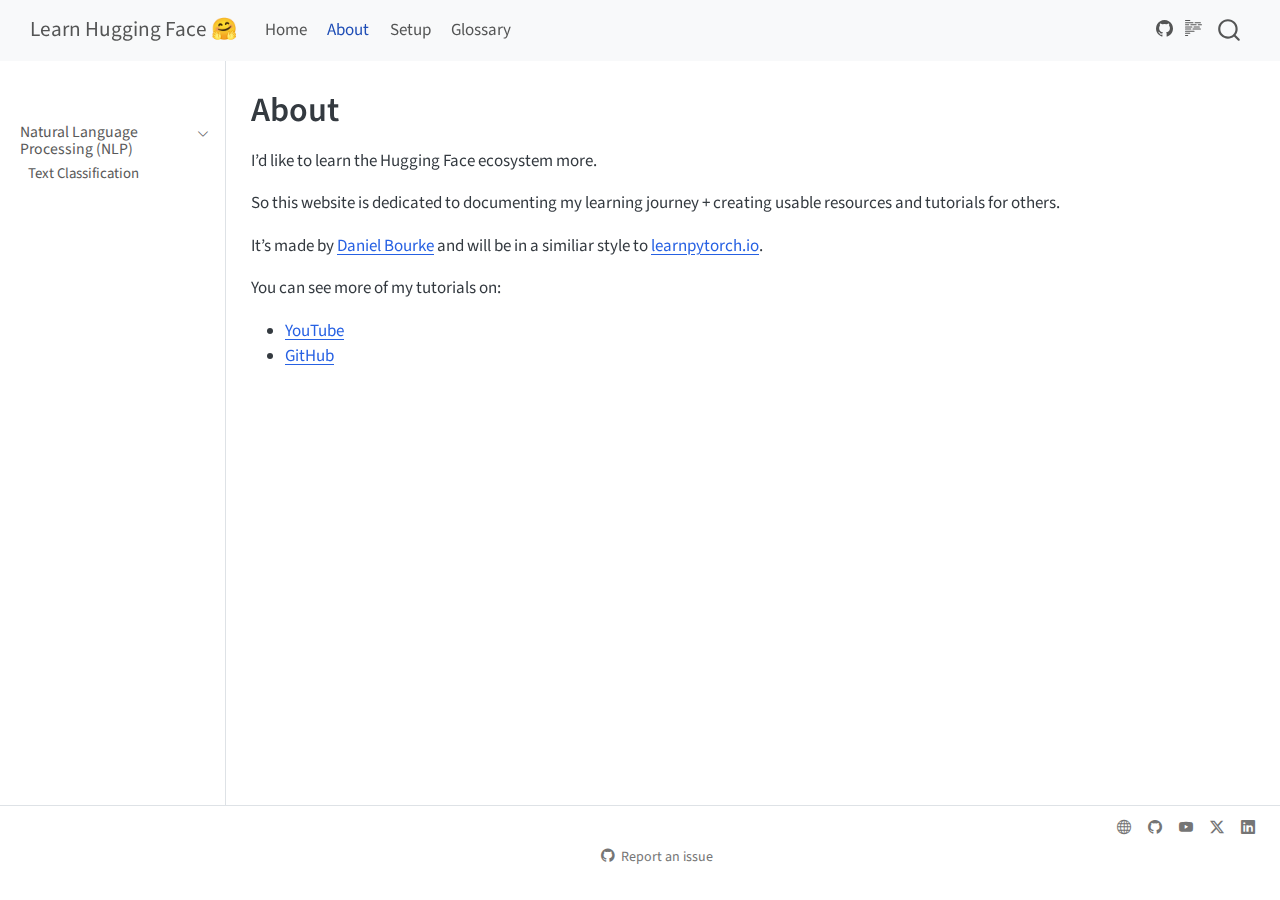
<file: about.html>
<!DOCTYPE html>
<html xmlns="http://www.w3.org/1999/xhtml" lang="en" xml:lang="en"><head>

<meta charset="utf-8">
<meta name="generator" content="quarto-1.5.57">

<meta name="viewport" content="width=device-width, initial-scale=1.0, user-scalable=yes">


<title>About – Learn Hugging Face 🤗</title>
<style>
code{white-space: pre-wrap;}
span.smallcaps{font-variant: small-caps;}
div.columns{display: flex; gap: min(4vw, 1.5em);}
div.column{flex: auto; overflow-x: auto;}
div.hanging-indent{margin-left: 1.5em; text-indent: -1.5em;}
ul.task-list{list-style: none;}
ul.task-list li input[type="checkbox"] {
  width: 0.8em;
  margin: 0 0.8em 0.2em -1em; /* quarto-specific, see https://github.com/quarto-dev/quarto-cli/issues/4556 */ 
  vertical-align: middle;
}
</style>


<script src="site_libs/quarto-nav/quarto-nav.js"></script>
<script src="site_libs/quarto-nav/headroom.min.js"></script>
<script src="site_libs/clipboard/clipboard.min.js"></script>
<script src="site_libs/quarto-search/autocomplete.umd.js"></script>
<script src="site_libs/quarto-search/fuse.min.js"></script>
<script src="site_libs/quarto-search/quarto-search.js"></script>
<meta name="quarto:offset" content="./">
<link href="./images/learn-hf-favicon.png" rel="icon" type="image/png">
<script src="site_libs/quarto-html/quarto.js"></script>
<script src="site_libs/quarto-html/popper.min.js"></script>
<script src="site_libs/quarto-html/tippy.umd.min.js"></script>
<script src="site_libs/quarto-html/anchor.min.js"></script>
<link href="site_libs/quarto-html/tippy.css" rel="stylesheet">
<link href="site_libs/quarto-html/quarto-syntax-highlighting.css" rel="stylesheet" id="quarto-text-highlighting-styles">
<script src="site_libs/bootstrap/bootstrap.min.js"></script>
<link href="site_libs/bootstrap/bootstrap-icons.css" rel="stylesheet">
<link href="site_libs/bootstrap/bootstrap.min.css" rel="stylesheet" id="quarto-bootstrap" data-mode="light">
<script id="quarto-search-options" type="application/json">{
  "location": "navbar",
  "copy-button": false,
  "collapse-after": 3,
  "panel-placement": "end",
  "type": "overlay",
  "limit": 50,
  "keyboard-shortcut": [
    "f",
    "/",
    "s"
  ],
  "show-item-context": false,
  "language": {
    "search-no-results-text": "No results",
    "search-matching-documents-text": "matching documents",
    "search-copy-link-title": "Copy link to search",
    "search-hide-matches-text": "Hide additional matches",
    "search-more-match-text": "more match in this document",
    "search-more-matches-text": "more matches in this document",
    "search-clear-button-title": "Clear",
    "search-text-placeholder": "",
    "search-detached-cancel-button-title": "Cancel",
    "search-submit-button-title": "Submit",
    "search-label": "Search"
  }
}</script>


<link rel="stylesheet" href="styles.css">
<meta property="og:title" content="About – Learn Hugging Face 🤗">
<meta property="og:description" content="Practical hands-on machine learning tutorials using the Hugging Face ecosystem.">
<meta property="og:image" content="https://huggingface.co/datasets/mrdbourke/learn-hf-images/resolve/main/misc/learn_hf_cover_image.png">
<meta property="og:site_name" content="Learn Hugging Face 🤗">
<meta name="twitter:title" content="About – Learn Hugging Face 🤗">
<meta name="twitter:description" content="Practical hands-on machine learning tutorials using the Hugging Face ecosystem.">
<meta name="twitter:image" content="https://huggingface.co/datasets/mrdbourke/learn-hf-images/resolve/main/misc/learn_hf_cover_image.png">
<meta name="twitter:card" content="summary_large_image">
</head>

<body class="nav-sidebar docked nav-fixed">

<div id="quarto-search-results"></div>
  <header id="quarto-header" class="headroom fixed-top">
    <nav class="navbar navbar-expand-lg " data-bs-theme="dark">
      <div class="navbar-container container-fluid">
      <div class="navbar-brand-container mx-auto">
    <a class="navbar-brand" href="./index.html">
    <span class="navbar-title">Learn Hugging Face 🤗</span>
    </a>
  </div>
            <div id="quarto-search" class="" title="Search"></div>
          <button class="navbar-toggler" type="button" data-bs-toggle="collapse" data-bs-target="#navbarCollapse" aria-controls="navbarCollapse" role="menu" aria-expanded="false" aria-label="Toggle navigation" onclick="if (window.quartoToggleHeadroom) { window.quartoToggleHeadroom(); }">
  <span class="navbar-toggler-icon"></span>
</button>
          <div class="collapse navbar-collapse" id="navbarCollapse">
            <ul class="navbar-nav navbar-nav-scroll me-auto">
  <li class="nav-item">
    <a class="nav-link" href="./index.html"> 
<span class="menu-text">Home</span></a>
  </li>  
  <li class="nav-item">
    <a class="nav-link active" href="./about.html" aria-current="page"> 
<span class="menu-text">About</span></a>
  </li>  
  <li class="nav-item">
    <a class="nav-link" href="./extras/setup.html"> 
<span class="menu-text">Setup</span></a>
  </li>  
  <li class="nav-item">
    <a class="nav-link" href="./extras/glossary.html"> 
<span class="menu-text">Glossary</span></a>
  </li>  
</ul>
          </div> <!-- /navcollapse -->
            <div class="quarto-navbar-tools">
    <a href="https://github.com/mrdbourke/learn-huggingface" title="" class="quarto-navigation-tool px-1" aria-label=""><i class="bi bi-github"></i></a>
  <a href="" class="quarto-reader-toggle quarto-navigation-tool px-1" onclick="window.quartoToggleReader(); return false;" title="Toggle reader mode">
  <div class="quarto-reader-toggle-btn">
  <i class="bi"></i>
  </div>
</a>
</div>
      </div> <!-- /container-fluid -->
    </nav>
  <nav class="quarto-secondary-nav">
    <div class="container-fluid d-flex">
      <button type="button" class="quarto-btn-toggle btn" data-bs-toggle="collapse" role="button" data-bs-target=".quarto-sidebar-collapse-item" aria-controls="quarto-sidebar" aria-expanded="false" aria-label="Toggle sidebar navigation" onclick="if (window.quartoToggleHeadroom) { window.quartoToggleHeadroom(); }">
        <i class="bi bi-layout-text-sidebar-reverse"></i>
      </button>
        <nav class="quarto-page-breadcrumbs" aria-label="breadcrumb"><ol class="breadcrumb"><li class="breadcrumb-item">About</li></ol></nav>
        <a class="flex-grow-1" role="navigation" data-bs-toggle="collapse" data-bs-target=".quarto-sidebar-collapse-item" aria-controls="quarto-sidebar" aria-expanded="false" aria-label="Toggle sidebar navigation" onclick="if (window.quartoToggleHeadroom) { window.quartoToggleHeadroom(); }">      
        </a>
      <button type="button" class="btn quarto-search-button" aria-label="Search" onclick="window.quartoOpenSearch();">
        <i class="bi bi-search"></i>
      </button>
    </div>
  </nav>
</header>
<!-- content -->
<div id="quarto-content" class="quarto-container page-columns page-rows-contents page-layout-full page-navbar">
<!-- sidebar -->
  <nav id="quarto-sidebar" class="sidebar collapse collapse-horizontal quarto-sidebar-collapse-item sidebar-navigation docked overflow-auto">
        <div class="mt-2 flex-shrink-0 align-items-center">
        <div class="sidebar-search">
        <div id="quarto-search" class="" title="Search"></div>
        </div>
        </div>
    <div class="sidebar-menu-container"> 
    <ul class="list-unstyled mt-1">
        <li class="sidebar-item sidebar-item-section">
      <div class="sidebar-item-container"> 
            <a class="sidebar-item-text sidebar-link text-start" data-bs-toggle="collapse" data-bs-target="#quarto-sidebar-section-1" role="navigation" aria-expanded="true">
 <span class="menu-text">Natural Language Processing (NLP)</span></a>
          <a class="sidebar-item-toggle text-start" data-bs-toggle="collapse" data-bs-target="#quarto-sidebar-section-1" role="navigation" aria-expanded="true" aria-label="Toggle section">
            <i class="bi bi-chevron-right ms-2"></i>
          </a> 
      </div>
      <ul id="quarto-sidebar-section-1" class="collapse list-unstyled sidebar-section depth1 show">  
          <li class="sidebar-item">
  <div class="sidebar-item-container"> 
  <a href="./notebooks/hugging_face_text_classification_tutorial.html" class="sidebar-item-text sidebar-link">
 <span class="menu-text">Text Classification</span></a>
  </div>
</li>
      </ul>
  </li>
    </ul>
    </div>
</nav>
<div id="quarto-sidebar-glass" class="quarto-sidebar-collapse-item" data-bs-toggle="collapse" data-bs-target=".quarto-sidebar-collapse-item"></div>
<!-- margin-sidebar -->
    <div id="quarto-margin-sidebar" class="sidebar margin-sidebar zindex-bottom">
        
    </div>
<!-- main -->
<main class="content column-page-right" id="quarto-document-content">

<header id="title-block-header" class="quarto-title-block default">
<div class="quarto-title">
<h1 class="title">About</h1>
</div>



<div class="quarto-title-meta column-page-right">

    
  
    
  </div>
  


</header>


<p>I’d like to learn the Hugging Face ecosystem more.</p>
<p>So this website is dedicated to documenting my learning journey + creating usable resources and tutorials for others.</p>
<p>It’s made by <a href="https://www.mrdbourke.com">Daniel Bourke</a> and will be in a similiar style to <a href="https://www.learnpytorch.io">learnpytorch.io</a>.</p>
<p>You can see more of my tutorials on:</p>
<ul>
<li><a href="https://www.youtube.com/channel/UCr8O8l5cCX85Oem1d18EezQ">YouTube</a></li>
<li><a href="https://www.github.com/mrdbourke">GitHub</a></li>
</ul>



<a onclick="window.scrollTo(0, 0); return false;" role="button" id="quarto-back-to-top"><i class="bi bi-arrow-up"></i> Back to top</a></main> <!-- /main -->
<script id="quarto-html-after-body" type="application/javascript">
window.document.addEventListener("DOMContentLoaded", function (event) {
  const toggleBodyColorMode = (bsSheetEl) => {
    const mode = bsSheetEl.getAttribute("data-mode");
    const bodyEl = window.document.querySelector("body");
    if (mode === "dark") {
      bodyEl.classList.add("quarto-dark");
      bodyEl.classList.remove("quarto-light");
    } else {
      bodyEl.classList.add("quarto-light");
      bodyEl.classList.remove("quarto-dark");
    }
  }
  const toggleBodyColorPrimary = () => {
    const bsSheetEl = window.document.querySelector("link#quarto-bootstrap");
    if (bsSheetEl) {
      toggleBodyColorMode(bsSheetEl);
    }
  }
  toggleBodyColorPrimary();  
  const icon = "";
  const anchorJS = new window.AnchorJS();
  anchorJS.options = {
    placement: 'right',
    icon: icon
  };
  anchorJS.add('.anchored');
  const isCodeAnnotation = (el) => {
    for (const clz of el.classList) {
      if (clz.startsWith('code-annotation-')) {                     
        return true;
      }
    }
    return false;
  }
  const onCopySuccess = function(e) {
    // button target
    const button = e.trigger;
    // don't keep focus
    button.blur();
    // flash "checked"
    button.classList.add('code-copy-button-checked');
    var currentTitle = button.getAttribute("title");
    button.setAttribute("title", "Copied!");
    let tooltip;
    if (window.bootstrap) {
      button.setAttribute("data-bs-toggle", "tooltip");
      button.setAttribute("data-bs-placement", "left");
      button.setAttribute("data-bs-title", "Copied!");
      tooltip = new bootstrap.Tooltip(button, 
        { trigger: "manual", 
          customClass: "code-copy-button-tooltip",
          offset: [0, -8]});
      tooltip.show();    
    }
    setTimeout(function() {
      if (tooltip) {
        tooltip.hide();
        button.removeAttribute("data-bs-title");
        button.removeAttribute("data-bs-toggle");
        button.removeAttribute("data-bs-placement");
      }
      button.setAttribute("title", currentTitle);
      button.classList.remove('code-copy-button-checked');
    }, 1000);
    // clear code selection
    e.clearSelection();
  }
  const getTextToCopy = function(trigger) {
      const codeEl = trigger.previousElementSibling.cloneNode(true);
      for (const childEl of codeEl.children) {
        if (isCodeAnnotation(childEl)) {
          childEl.remove();
        }
      }
      return codeEl.innerText;
  }
  const clipboard = new window.ClipboardJS('.code-copy-button:not([data-in-quarto-modal])', {
    text: getTextToCopy
  });
  clipboard.on('success', onCopySuccess);
  if (window.document.getElementById('quarto-embedded-source-code-modal')) {
    // For code content inside modals, clipBoardJS needs to be initialized with a container option
    // TODO: Check when it could be a function (https://github.com/zenorocha/clipboard.js/issues/860)
    const clipboardModal = new window.ClipboardJS('.code-copy-button[data-in-quarto-modal]', {
      text: getTextToCopy,
      container: window.document.getElementById('quarto-embedded-source-code-modal')
    });
    clipboardModal.on('success', onCopySuccess);
  }
    var localhostRegex = new RegExp(/^(?:http|https):\/\/localhost\:?[0-9]*\//);
    var mailtoRegex = new RegExp(/^mailto:/);
      var filterRegex = new RegExp("https:\/\/www\.learnhuggingface\.com");
    var isInternal = (href) => {
        return filterRegex.test(href) || localhostRegex.test(href) || mailtoRegex.test(href);
    }
    // Inspect non-navigation links and adorn them if external
 	var links = window.document.querySelectorAll('a[href]:not(.nav-link):not(.navbar-brand):not(.toc-action):not(.sidebar-link):not(.sidebar-item-toggle):not(.pagination-link):not(.no-external):not([aria-hidden]):not(.dropdown-item):not(.quarto-navigation-tool):not(.about-link)');
    for (var i=0; i<links.length; i++) {
      const link = links[i];
      if (!isInternal(link.href)) {
        // undo the damage that might have been done by quarto-nav.js in the case of
        // links that we want to consider external
        if (link.dataset.originalHref !== undefined) {
          link.href = link.dataset.originalHref;
        }
      }
    }
  function tippyHover(el, contentFn, onTriggerFn, onUntriggerFn) {
    const config = {
      allowHTML: true,
      maxWidth: 500,
      delay: 100,
      arrow: false,
      appendTo: function(el) {
          return el.parentElement;
      },
      interactive: true,
      interactiveBorder: 10,
      theme: 'quarto',
      placement: 'bottom-start',
    };
    if (contentFn) {
      config.content = contentFn;
    }
    if (onTriggerFn) {
      config.onTrigger = onTriggerFn;
    }
    if (onUntriggerFn) {
      config.onUntrigger = onUntriggerFn;
    }
    window.tippy(el, config); 
  }
  const noterefs = window.document.querySelectorAll('a[role="doc-noteref"]');
  for (var i=0; i<noterefs.length; i++) {
    const ref = noterefs[i];
    tippyHover(ref, function() {
      // use id or data attribute instead here
      let href = ref.getAttribute('data-footnote-href') || ref.getAttribute('href');
      try { href = new URL(href).hash; } catch {}
      const id = href.replace(/^#\/?/, "");
      const note = window.document.getElementById(id);
      if (note) {
        return note.innerHTML;
      } else {
        return "";
      }
    });
  }
  const xrefs = window.document.querySelectorAll('a.quarto-xref');
  const processXRef = (id, note) => {
    // Strip column container classes
    const stripColumnClz = (el) => {
      el.classList.remove("page-full", "page-columns");
      if (el.children) {
        for (const child of el.children) {
          stripColumnClz(child);
        }
      }
    }
    stripColumnClz(note)
    if (id === null || id.startsWith('sec-')) {
      // Special case sections, only their first couple elements
      const container = document.createElement("div");
      if (note.children && note.children.length > 2) {
        container.appendChild(note.children[0].cloneNode(true));
        for (let i = 1; i < note.children.length; i++) {
          const child = note.children[i];
          if (child.tagName === "P" && child.innerText === "") {
            continue;
          } else {
            container.appendChild(child.cloneNode(true));
            break;
          }
        }
        if (window.Quarto?.typesetMath) {
          window.Quarto.typesetMath(container);
        }
        return container.innerHTML
      } else {
        if (window.Quarto?.typesetMath) {
          window.Quarto.typesetMath(note);
        }
        return note.innerHTML;
      }
    } else {
      // Remove any anchor links if they are present
      const anchorLink = note.querySelector('a.anchorjs-link');
      if (anchorLink) {
        anchorLink.remove();
      }
      if (window.Quarto?.typesetMath) {
        window.Quarto.typesetMath(note);
      }
      // TODO in 1.5, we should make sure this works without a callout special case
      if (note.classList.contains("callout")) {
        return note.outerHTML;
      } else {
        return note.innerHTML;
      }
    }
  }
  for (var i=0; i<xrefs.length; i++) {
    const xref = xrefs[i];
    tippyHover(xref, undefined, function(instance) {
      instance.disable();
      let url = xref.getAttribute('href');
      let hash = undefined; 
      if (url.startsWith('#')) {
        hash = url;
      } else {
        try { hash = new URL(url).hash; } catch {}
      }
      if (hash) {
        const id = hash.replace(/^#\/?/, "");
        const note = window.document.getElementById(id);
        if (note !== null) {
          try {
            const html = processXRef(id, note.cloneNode(true));
            instance.setContent(html);
          } finally {
            instance.enable();
            instance.show();
          }
        } else {
          // See if we can fetch this
          fetch(url.split('#')[0])
          .then(res => res.text())
          .then(html => {
            const parser = new DOMParser();
            const htmlDoc = parser.parseFromString(html, "text/html");
            const note = htmlDoc.getElementById(id);
            if (note !== null) {
              const html = processXRef(id, note);
              instance.setContent(html);
            } 
          }).finally(() => {
            instance.enable();
            instance.show();
          });
        }
      } else {
        // See if we can fetch a full url (with no hash to target)
        // This is a special case and we should probably do some content thinning / targeting
        fetch(url)
        .then(res => res.text())
        .then(html => {
          const parser = new DOMParser();
          const htmlDoc = parser.parseFromString(html, "text/html");
          const note = htmlDoc.querySelector('main.content');
          if (note !== null) {
            // This should only happen for chapter cross references
            // (since there is no id in the URL)
            // remove the first header
            if (note.children.length > 0 && note.children[0].tagName === "HEADER") {
              note.children[0].remove();
            }
            const html = processXRef(null, note);
            instance.setContent(html);
          } 
        }).finally(() => {
          instance.enable();
          instance.show();
        });
      }
    }, function(instance) {
    });
  }
      let selectedAnnoteEl;
      const selectorForAnnotation = ( cell, annotation) => {
        let cellAttr = 'data-code-cell="' + cell + '"';
        let lineAttr = 'data-code-annotation="' +  annotation + '"';
        const selector = 'span[' + cellAttr + '][' + lineAttr + ']';
        return selector;
      }
      const selectCodeLines = (annoteEl) => {
        const doc = window.document;
        const targetCell = annoteEl.getAttribute("data-target-cell");
        const targetAnnotation = annoteEl.getAttribute("data-target-annotation");
        const annoteSpan = window.document.querySelector(selectorForAnnotation(targetCell, targetAnnotation));
        const lines = annoteSpan.getAttribute("data-code-lines").split(",");
        const lineIds = lines.map((line) => {
          return targetCell + "-" + line;
        })
        let top = null;
        let height = null;
        let parent = null;
        if (lineIds.length > 0) {
            //compute the position of the single el (top and bottom and make a div)
            const el = window.document.getElementById(lineIds[0]);
            top = el.offsetTop;
            height = el.offsetHeight;
            parent = el.parentElement.parentElement;
          if (lineIds.length > 1) {
            const lastEl = window.document.getElementById(lineIds[lineIds.length - 1]);
            const bottom = lastEl.offsetTop + lastEl.offsetHeight;
            height = bottom - top;
          }
          if (top !== null && height !== null && parent !== null) {
            // cook up a div (if necessary) and position it 
            let div = window.document.getElementById("code-annotation-line-highlight");
            if (div === null) {
              div = window.document.createElement("div");
              div.setAttribute("id", "code-annotation-line-highlight");
              div.style.position = 'absolute';
              parent.appendChild(div);
            }
            div.style.top = top - 2 + "px";
            div.style.height = height + 4 + "px";
            div.style.left = 0;
            let gutterDiv = window.document.getElementById("code-annotation-line-highlight-gutter");
            if (gutterDiv === null) {
              gutterDiv = window.document.createElement("div");
              gutterDiv.setAttribute("id", "code-annotation-line-highlight-gutter");
              gutterDiv.style.position = 'absolute';
              const codeCell = window.document.getElementById(targetCell);
              const gutter = codeCell.querySelector('.code-annotation-gutter');
              gutter.appendChild(gutterDiv);
            }
            gutterDiv.style.top = top - 2 + "px";
            gutterDiv.style.height = height + 4 + "px";
          }
          selectedAnnoteEl = annoteEl;
        }
      };
      const unselectCodeLines = () => {
        const elementsIds = ["code-annotation-line-highlight", "code-annotation-line-highlight-gutter"];
        elementsIds.forEach((elId) => {
          const div = window.document.getElementById(elId);
          if (div) {
            div.remove();
          }
        });
        selectedAnnoteEl = undefined;
      };
        // Handle positioning of the toggle
    window.addEventListener(
      "resize",
      throttle(() => {
        elRect = undefined;
        if (selectedAnnoteEl) {
          selectCodeLines(selectedAnnoteEl);
        }
      }, 10)
    );
    function throttle(fn, ms) {
    let throttle = false;
    let timer;
      return (...args) => {
        if(!throttle) { // first call gets through
            fn.apply(this, args);
            throttle = true;
        } else { // all the others get throttled
            if(timer) clearTimeout(timer); // cancel #2
            timer = setTimeout(() => {
              fn.apply(this, args);
              timer = throttle = false;
            }, ms);
        }
      };
    }
      // Attach click handler to the DT
      const annoteDls = window.document.querySelectorAll('dt[data-target-cell]');
      for (const annoteDlNode of annoteDls) {
        annoteDlNode.addEventListener('click', (event) => {
          const clickedEl = event.target;
          if (clickedEl !== selectedAnnoteEl) {
            unselectCodeLines();
            const activeEl = window.document.querySelector('dt[data-target-cell].code-annotation-active');
            if (activeEl) {
              activeEl.classList.remove('code-annotation-active');
            }
            selectCodeLines(clickedEl);
            clickedEl.classList.add('code-annotation-active');
          } else {
            // Unselect the line
            unselectCodeLines();
            clickedEl.classList.remove('code-annotation-active');
          }
        });
      }
  const findCites = (el) => {
    const parentEl = el.parentElement;
    if (parentEl) {
      const cites = parentEl.dataset.cites;
      if (cites) {
        return {
          el,
          cites: cites.split(' ')
        };
      } else {
        return findCites(el.parentElement)
      }
    } else {
      return undefined;
    }
  };
  var bibliorefs = window.document.querySelectorAll('a[role="doc-biblioref"]');
  for (var i=0; i<bibliorefs.length; i++) {
    const ref = bibliorefs[i];
    const citeInfo = findCites(ref);
    if (citeInfo) {
      tippyHover(citeInfo.el, function() {
        var popup = window.document.createElement('div');
        citeInfo.cites.forEach(function(cite) {
          var citeDiv = window.document.createElement('div');
          citeDiv.classList.add('hanging-indent');
          citeDiv.classList.add('csl-entry');
          var biblioDiv = window.document.getElementById('ref-' + cite);
          if (biblioDiv) {
            citeDiv.innerHTML = biblioDiv.innerHTML;
          }
          popup.appendChild(citeDiv);
        });
        return popup.innerHTML;
      });
    }
  }
});
</script>
</div> <!-- /content -->
<footer class="footer">
  <div class="nav-footer">
    <div class="nav-footer-left">
      &nbsp;
    </div>   
    <div class="nav-footer-center">
      &nbsp;
    <div class="toc-actions"><ul><li><a href="https://github.com/mrdbourke/learn-huggingface/issues" class="toc-action"><i class="bi bi-github"></i>Report an issue</a></li></ul></div></div>
    <div class="nav-footer-right">
      <ul class="footer-items list-unstyled">
    <li class="nav-item compact">
    <a class="nav-link" href="https://www.mrdbourke.com">
      <i class="bi bi-globe" role="img">
</i> 
    </a>
  </li>  
    <li class="nav-item compact">
    <a class="nav-link" href="https://github.com/mrdbourke/learn-huggingface">
      <i class="bi bi-github" role="img">
</i> 
    </a>
  </li>  
    <li class="nav-item compact">
    <a class="nav-link" href="https://www.youtube.com/channel/UCr8O8l5cCX85Oem1d18EezQ">
      <i class="bi bi-youtube" role="img">
</i> 
    </a>
  </li>  
    <li class="nav-item compact">
    <a class="nav-link" href="https://twitter.com/mrdbourke">
      <i class="bi bi-twitter-x" role="img">
</i> 
    </a>
  </li>  
    <li class="nav-item compact">
    <a class="nav-link" href="https://www.linkedin.com/in/mrdbourke/">
      <i class="bi bi-linkedin" role="img">
</i> 
    </a>
  </li>  
</ul>
    </div>
  </div>
</footer>




</body></html>
</file>
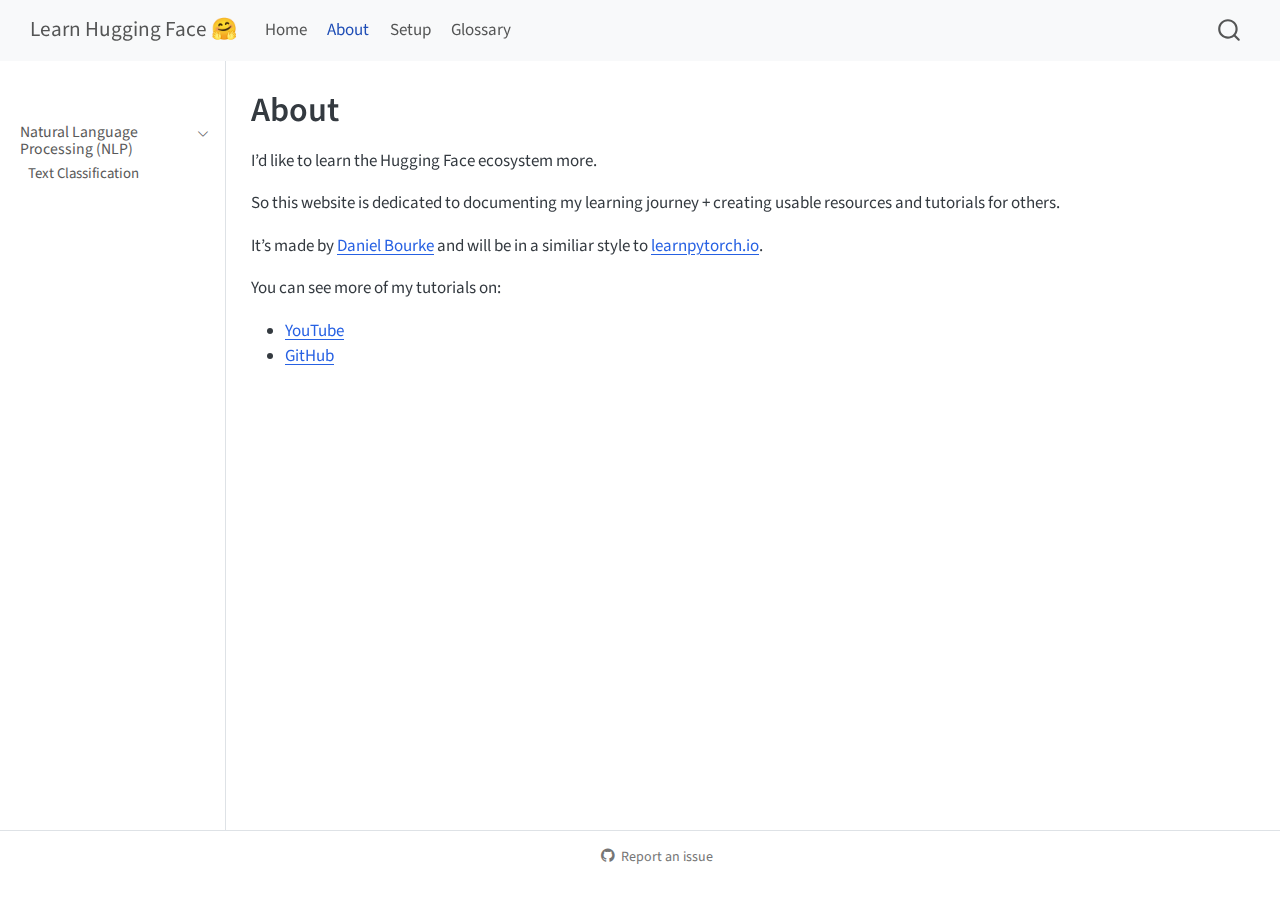
<file: docs/about.html>
<!DOCTYPE html>
<html xmlns="http://www.w3.org/1999/xhtml" lang="en" xml:lang="en"><head>

<meta charset="utf-8">
<meta name="generator" content="quarto-1.5.43">

<meta name="viewport" content="width=device-width, initial-scale=1.0, user-scalable=yes">


<title>Learn Hugging Face 🤗 – About</title>
<style>
code{white-space: pre-wrap;}
span.smallcaps{font-variant: small-caps;}
div.columns{display: flex; gap: min(4vw, 1.5em);}
div.column{flex: auto; overflow-x: auto;}
div.hanging-indent{margin-left: 1.5em; text-indent: -1.5em;}
ul.task-list{list-style: none;}
ul.task-list li input[type="checkbox"] {
  width: 0.8em;
  margin: 0 0.8em 0.2em -1em; /* quarto-specific, see https://github.com/quarto-dev/quarto-cli/issues/4556 */ 
  vertical-align: middle;
}
</style>


<script src="site_libs/quarto-nav/quarto-nav.js"></script>
<script src="site_libs/quarto-nav/headroom.min.js"></script>
<script src="site_libs/clipboard/clipboard.min.js"></script>
<script src="site_libs/quarto-search/autocomplete.umd.js"></script>
<script src="site_libs/quarto-search/fuse.min.js"></script>
<script src="site_libs/quarto-search/quarto-search.js"></script>
<meta name="quarto:offset" content="./">
<link href="./images/learn-hf-favicon.png" rel="icon" type="image/png">
<script src="site_libs/quarto-html/quarto.js"></script>
<script src="site_libs/quarto-html/popper.min.js"></script>
<script src="site_libs/quarto-html/tippy.umd.min.js"></script>
<script src="site_libs/quarto-html/anchor.min.js"></script>
<link href="site_libs/quarto-html/tippy.css" rel="stylesheet">
<link href="site_libs/quarto-html/quarto-syntax-highlighting.css" rel="stylesheet" id="quarto-text-highlighting-styles">
<script src="site_libs/bootstrap/bootstrap.min.js"></script>
<link href="site_libs/bootstrap/bootstrap-icons.css" rel="stylesheet">
<link href="site_libs/bootstrap/bootstrap.min.css" rel="stylesheet" id="quarto-bootstrap" data-mode="light">
<script id="quarto-search-options" type="application/json">{
  "location": "navbar",
  "copy-button": false,
  "collapse-after": 3,
  "panel-placement": "end",
  "type": "overlay",
  "limit": 50,
  "keyboard-shortcut": [
    "f",
    "/",
    "s"
  ],
  "show-item-context": false,
  "language": {
    "search-no-results-text": "No results",
    "search-matching-documents-text": "matching documents",
    "search-copy-link-title": "Copy link to search",
    "search-hide-matches-text": "Hide additional matches",
    "search-more-match-text": "more match in this document",
    "search-more-matches-text": "more matches in this document",
    "search-clear-button-title": "Clear",
    "search-text-placeholder": "",
    "search-detached-cancel-button-title": "Cancel",
    "search-submit-button-title": "Submit",
    "search-label": "Search"
  }
}</script>


<link rel="stylesheet" href="styles.css">
<meta property="og:title" content="Learn Hugging Face 🤗 - About">
<meta property="og:description" content="Practical hands-on machine learning tutorials using the Hugging Face ecosystem.">
<meta property="og:image" content="https://huggingface.co/datasets/mrdbourke/learn-hf-images/resolve/main/misc/learn_hf_cover_image.png">
<meta property="og:site_name" content="Learn Hugging Face 🤗">
<meta name="twitter:title" content="Learn Hugging Face 🤗 - About">
<meta name="twitter:description" content="Practical hands-on machine learning tutorials using the Hugging Face ecosystem.">
<meta name="twitter:image" content="https://huggingface.co/datasets/mrdbourke/learn-hf-images/resolve/main/misc/learn_hf_cover_image.png">
<meta name="twitter:card" content="summary_large_image">
</head>

<body class="nav-sidebar docked nav-fixed">

<div id="quarto-search-results"></div>
  <header id="quarto-header" class="headroom fixed-top">
    <nav class="navbar navbar-expand-lg " data-bs-theme="dark">
      <div class="navbar-container container-fluid">
      <div class="navbar-brand-container mx-auto">
    <a class="navbar-brand" href="./index.html">
    <span class="navbar-title">Learn Hugging Face 🤗</span>
    </a>
  </div>
            <div id="quarto-search" class="" title="Search"></div>
          <button class="navbar-toggler" type="button" data-bs-toggle="collapse" data-bs-target="#navbarCollapse" aria-controls="navbarCollapse" role="menu" aria-expanded="false" aria-label="Toggle navigation" onclick="if (window.quartoToggleHeadroom) { window.quartoToggleHeadroom(); }">
  <span class="navbar-toggler-icon"></span>
</button>
          <div class="collapse navbar-collapse" id="navbarCollapse">
            <ul class="navbar-nav navbar-nav-scroll me-auto">
  <li class="nav-item">
    <a class="nav-link" href="./index.html"> 
<span class="menu-text">Home</span></a>
  </li>  
  <li class="nav-item">
    <a class="nav-link active" href="./about.html" aria-current="page"> 
<span class="menu-text">About</span></a>
  </li>  
  <li class="nav-item">
    <a class="nav-link" href="./extras/setup.html"> 
<span class="menu-text">Setup</span></a>
  </li>  
  <li class="nav-item">
    <a class="nav-link" href="./extras/glossary.html"> 
<span class="menu-text">Glossary</span></a>
  </li>  
</ul>
          </div> <!-- /navcollapse -->
            <div class="quarto-navbar-tools">
</div>
      </div> <!-- /container-fluid -->
    </nav>
  <nav class="quarto-secondary-nav">
    <div class="container-fluid d-flex">
      <button type="button" class="quarto-btn-toggle btn" data-bs-toggle="collapse" role="button" data-bs-target=".quarto-sidebar-collapse-item" aria-controls="quarto-sidebar" aria-expanded="false" aria-label="Toggle sidebar navigation" onclick="if (window.quartoToggleHeadroom) { window.quartoToggleHeadroom(); }">
        <i class="bi bi-layout-text-sidebar-reverse"></i>
      </button>
        <nav class="quarto-page-breadcrumbs" aria-label="breadcrumb"><ol class="breadcrumb"><li class="breadcrumb-item">About</li></ol></nav>
        <a class="flex-grow-1" role="navigation" data-bs-toggle="collapse" data-bs-target=".quarto-sidebar-collapse-item" aria-controls="quarto-sidebar" aria-expanded="false" aria-label="Toggle sidebar navigation" onclick="if (window.quartoToggleHeadroom) { window.quartoToggleHeadroom(); }">      
        </a>
      <button type="button" class="btn quarto-search-button" aria-label="Search" onclick="window.quartoOpenSearch();">
        <i class="bi bi-search"></i>
      </button>
    </div>
  </nav>
</header>
<!-- content -->
<div id="quarto-content" class="quarto-container page-columns page-rows-contents page-layout-full page-navbar">
<!-- sidebar -->
  <nav id="quarto-sidebar" class="sidebar collapse collapse-horizontal quarto-sidebar-collapse-item sidebar-navigation docked overflow-auto">
        <div class="mt-2 flex-shrink-0 align-items-center">
        <div class="sidebar-search">
        <div id="quarto-search" class="" title="Search"></div>
        </div>
        </div>
    <div class="sidebar-menu-container"> 
    <ul class="list-unstyled mt-1">
        <li class="sidebar-item sidebar-item-section">
      <div class="sidebar-item-container"> 
            <a class="sidebar-item-text sidebar-link text-start" data-bs-toggle="collapse" data-bs-target="#quarto-sidebar-section-1" role="navigation" aria-expanded="true">
 <span class="menu-text">Natural Language Processing (NLP)</span></a>
          <a class="sidebar-item-toggle text-start" data-bs-toggle="collapse" data-bs-target="#quarto-sidebar-section-1" role="navigation" aria-expanded="true" aria-label="Toggle section">
            <i class="bi bi-chevron-right ms-2"></i>
          </a> 
      </div>
      <ul id="quarto-sidebar-section-1" class="collapse list-unstyled sidebar-section depth1 show">  
          <li class="sidebar-item">
  <div class="sidebar-item-container"> 
  <a href="./notebooks/hugging_face_text_classification_tutorial.html" class="sidebar-item-text sidebar-link">
 <span class="menu-text">Text Classification</span></a>
  </div>
</li>
      </ul>
  </li>
    </ul>
    </div>
</nav>
<div id="quarto-sidebar-glass" class="quarto-sidebar-collapse-item" data-bs-toggle="collapse" data-bs-target=".quarto-sidebar-collapse-item"></div>
<!-- margin-sidebar -->
    <div id="quarto-margin-sidebar" class="sidebar margin-sidebar zindex-bottom">
        
    </div>
<!-- main -->
<main class="content column-page-right" id="quarto-document-content">

<header id="title-block-header" class="quarto-title-block default">
<div class="quarto-title">
<h1 class="title">About</h1>
</div>



<div class="quarto-title-meta column-page-right">

    
  
    
  </div>
  


</header>


<p>I’d like to learn the Hugging Face ecosystem more.</p>
<p>So this website is dedicated to documenting my learning journey + creating usable resources and tutorials for others.</p>
<p>It’s made by <a href="https://www.mrdbourke.com">Daniel Bourke</a> and will be in a similiar style to <a href="https://www.learnpytorch.io">learnpytorch.io</a>.</p>
<p>You can see more of my tutorials on:</p>
<ul>
<li><a href="https://www.youtube.com/channel/UCr8O8l5cCX85Oem1d18EezQ">YouTube</a></li>
<li><a href="https://www.github.com/mrdbourke">GitHub</a></li>
</ul>



</main> <!-- /main -->
<script id="quarto-html-after-body" type="application/javascript">
window.document.addEventListener("DOMContentLoaded", function (event) {
  const toggleBodyColorMode = (bsSheetEl) => {
    const mode = bsSheetEl.getAttribute("data-mode");
    const bodyEl = window.document.querySelector("body");
    if (mode === "dark") {
      bodyEl.classList.add("quarto-dark");
      bodyEl.classList.remove("quarto-light");
    } else {
      bodyEl.classList.add("quarto-light");
      bodyEl.classList.remove("quarto-dark");
    }
  }
  const toggleBodyColorPrimary = () => {
    const bsSheetEl = window.document.querySelector("link#quarto-bootstrap");
    if (bsSheetEl) {
      toggleBodyColorMode(bsSheetEl);
    }
  }
  toggleBodyColorPrimary();  
  const icon = "";
  const anchorJS = new window.AnchorJS();
  anchorJS.options = {
    placement: 'right',
    icon: icon
  };
  anchorJS.add('.anchored');
  const isCodeAnnotation = (el) => {
    for (const clz of el.classList) {
      if (clz.startsWith('code-annotation-')) {                     
        return true;
      }
    }
    return false;
  }
  const onCopySuccess = function(e) {
    // button target
    const button = e.trigger;
    // don't keep focus
    button.blur();
    // flash "checked"
    button.classList.add('code-copy-button-checked');
    var currentTitle = button.getAttribute("title");
    button.setAttribute("title", "Copied!");
    let tooltip;
    if (window.bootstrap) {
      button.setAttribute("data-bs-toggle", "tooltip");
      button.setAttribute("data-bs-placement", "left");
      button.setAttribute("data-bs-title", "Copied!");
      tooltip = new bootstrap.Tooltip(button, 
        { trigger: "manual", 
          customClass: "code-copy-button-tooltip",
          offset: [0, -8]});
      tooltip.show();    
    }
    setTimeout(function() {
      if (tooltip) {
        tooltip.hide();
        button.removeAttribute("data-bs-title");
        button.removeAttribute("data-bs-toggle");
        button.removeAttribute("data-bs-placement");
      }
      button.setAttribute("title", currentTitle);
      button.classList.remove('code-copy-button-checked');
    }, 1000);
    // clear code selection
    e.clearSelection();
  }
  const getTextToCopy = function(trigger) {
      const codeEl = trigger.previousElementSibling.cloneNode(true);
      for (const childEl of codeEl.children) {
        if (isCodeAnnotation(childEl)) {
          childEl.remove();
        }
      }
      return codeEl.innerText;
  }
  const clipboard = new window.ClipboardJS('.code-copy-button:not([data-in-quarto-modal])', {
    text: getTextToCopy
  });
  clipboard.on('success', onCopySuccess);
  if (window.document.getElementById('quarto-embedded-source-code-modal')) {
    // For code content inside modals, clipBoardJS needs to be initialized with a container option
    // TODO: Check when it could be a function (https://github.com/zenorocha/clipboard.js/issues/860)
    const clipboardModal = new window.ClipboardJS('.code-copy-button[data-in-quarto-modal]', {
      text: getTextToCopy,
      container: window.document.getElementById('quarto-embedded-source-code-modal')
    });
    clipboardModal.on('success', onCopySuccess);
  }
    var localhostRegex = new RegExp(/^(?:http|https):\/\/localhost\:?[0-9]*\//);
    var mailtoRegex = new RegExp(/^mailto:/);
      var filterRegex = new RegExp("https:\/\/www\.learnhuggingface\.com");
    var isInternal = (href) => {
        return filterRegex.test(href) || localhostRegex.test(href) || mailtoRegex.test(href);
    }
    // Inspect non-navigation links and adorn them if external
 	var links = window.document.querySelectorAll('a[href]:not(.nav-link):not(.navbar-brand):not(.toc-action):not(.sidebar-link):not(.sidebar-item-toggle):not(.pagination-link):not(.no-external):not([aria-hidden]):not(.dropdown-item):not(.quarto-navigation-tool):not(.about-link)');
    for (var i=0; i<links.length; i++) {
      const link = links[i];
      if (!isInternal(link.href)) {
        // undo the damage that might have been done by quarto-nav.js in the case of
        // links that we want to consider external
        if (link.dataset.originalHref !== undefined) {
          link.href = link.dataset.originalHref;
        }
      }
    }
  function tippyHover(el, contentFn, onTriggerFn, onUntriggerFn) {
    const config = {
      allowHTML: true,
      maxWidth: 500,
      delay: 100,
      arrow: false,
      appendTo: function(el) {
          return el.parentElement;
      },
      interactive: true,
      interactiveBorder: 10,
      theme: 'quarto',
      placement: 'bottom-start',
    };
    if (contentFn) {
      config.content = contentFn;
    }
    if (onTriggerFn) {
      config.onTrigger = onTriggerFn;
    }
    if (onUntriggerFn) {
      config.onUntrigger = onUntriggerFn;
    }
    window.tippy(el, config); 
  }
  const noterefs = window.document.querySelectorAll('a[role="doc-noteref"]');
  for (var i=0; i<noterefs.length; i++) {
    const ref = noterefs[i];
    tippyHover(ref, function() {
      // use id or data attribute instead here
      let href = ref.getAttribute('data-footnote-href') || ref.getAttribute('href');
      try { href = new URL(href).hash; } catch {}
      const id = href.replace(/^#\/?/, "");
      const note = window.document.getElementById(id);
      if (note) {
        return note.innerHTML;
      } else {
        return "";
      }
    });
  }
  const xrefs = window.document.querySelectorAll('a.quarto-xref');
  const processXRef = (id, note) => {
    // Strip column container classes
    const stripColumnClz = (el) => {
      el.classList.remove("page-full", "page-columns");
      if (el.children) {
        for (const child of el.children) {
          stripColumnClz(child);
        }
      }
    }
    stripColumnClz(note)
    if (id === null || id.startsWith('sec-')) {
      // Special case sections, only their first couple elements
      const container = document.createElement("div");
      if (note.children && note.children.length > 2) {
        container.appendChild(note.children[0].cloneNode(true));
        for (let i = 1; i < note.children.length; i++) {
          const child = note.children[i];
          if (child.tagName === "P" && child.innerText === "") {
            continue;
          } else {
            container.appendChild(child.cloneNode(true));
            break;
          }
        }
        if (window.Quarto?.typesetMath) {
          window.Quarto.typesetMath(container);
        }
        return container.innerHTML
      } else {
        if (window.Quarto?.typesetMath) {
          window.Quarto.typesetMath(note);
        }
        return note.innerHTML;
      }
    } else {
      // Remove any anchor links if they are present
      const anchorLink = note.querySelector('a.anchorjs-link');
      if (anchorLink) {
        anchorLink.remove();
      }
      if (window.Quarto?.typesetMath) {
        window.Quarto.typesetMath(note);
      }
      // TODO in 1.5, we should make sure this works without a callout special case
      if (note.classList.contains("callout")) {
        return note.outerHTML;
      } else {
        return note.innerHTML;
      }
    }
  }
  for (var i=0; i<xrefs.length; i++) {
    const xref = xrefs[i];
    tippyHover(xref, undefined, function(instance) {
      instance.disable();
      let url = xref.getAttribute('href');
      let hash = undefined; 
      if (url.startsWith('#')) {
        hash = url;
      } else {
        try { hash = new URL(url).hash; } catch {}
      }
      if (hash) {
        const id = hash.replace(/^#\/?/, "");
        const note = window.document.getElementById(id);
        if (note !== null) {
          try {
            const html = processXRef(id, note.cloneNode(true));
            instance.setContent(html);
          } finally {
            instance.enable();
            instance.show();
          }
        } else {
          // See if we can fetch this
          fetch(url.split('#')[0])
          .then(res => res.text())
          .then(html => {
            const parser = new DOMParser();
            const htmlDoc = parser.parseFromString(html, "text/html");
            const note = htmlDoc.getElementById(id);
            if (note !== null) {
              const html = processXRef(id, note);
              instance.setContent(html);
            } 
          }).finally(() => {
            instance.enable();
            instance.show();
          });
        }
      } else {
        // See if we can fetch a full url (with no hash to target)
        // This is a special case and we should probably do some content thinning / targeting
        fetch(url)
        .then(res => res.text())
        .then(html => {
          const parser = new DOMParser();
          const htmlDoc = parser.parseFromString(html, "text/html");
          const note = htmlDoc.querySelector('main.content');
          if (note !== null) {
            // This should only happen for chapter cross references
            // (since there is no id in the URL)
            // remove the first header
            if (note.children.length > 0 && note.children[0].tagName === "HEADER") {
              note.children[0].remove();
            }
            const html = processXRef(null, note);
            instance.setContent(html);
          } 
        }).finally(() => {
          instance.enable();
          instance.show();
        });
      }
    }, function(instance) {
    });
  }
      let selectedAnnoteEl;
      const selectorForAnnotation = ( cell, annotation) => {
        let cellAttr = 'data-code-cell="' + cell + '"';
        let lineAttr = 'data-code-annotation="' +  annotation + '"';
        const selector = 'span[' + cellAttr + '][' + lineAttr + ']';
        return selector;
      }
      const selectCodeLines = (annoteEl) => {
        const doc = window.document;
        const targetCell = annoteEl.getAttribute("data-target-cell");
        const targetAnnotation = annoteEl.getAttribute("data-target-annotation");
        const annoteSpan = window.document.querySelector(selectorForAnnotation(targetCell, targetAnnotation));
        const lines = annoteSpan.getAttribute("data-code-lines").split(",");
        const lineIds = lines.map((line) => {
          return targetCell + "-" + line;
        })
        let top = null;
        let height = null;
        let parent = null;
        if (lineIds.length > 0) {
            //compute the position of the single el (top and bottom and make a div)
            const el = window.document.getElementById(lineIds[0]);
            top = el.offsetTop;
            height = el.offsetHeight;
            parent = el.parentElement.parentElement;
          if (lineIds.length > 1) {
            const lastEl = window.document.getElementById(lineIds[lineIds.length - 1]);
            const bottom = lastEl.offsetTop + lastEl.offsetHeight;
            height = bottom - top;
          }
          if (top !== null && height !== null && parent !== null) {
            // cook up a div (if necessary) and position it 
            let div = window.document.getElementById("code-annotation-line-highlight");
            if (div === null) {
              div = window.document.createElement("div");
              div.setAttribute("id", "code-annotation-line-highlight");
              div.style.position = 'absolute';
              parent.appendChild(div);
            }
            div.style.top = top - 2 + "px";
            div.style.height = height + 4 + "px";
            div.style.left = 0;
            let gutterDiv = window.document.getElementById("code-annotation-line-highlight-gutter");
            if (gutterDiv === null) {
              gutterDiv = window.document.createElement("div");
              gutterDiv.setAttribute("id", "code-annotation-line-highlight-gutter");
              gutterDiv.style.position = 'absolute';
              const codeCell = window.document.getElementById(targetCell);
              const gutter = codeCell.querySelector('.code-annotation-gutter');
              gutter.appendChild(gutterDiv);
            }
            gutterDiv.style.top = top - 2 + "px";
            gutterDiv.style.height = height + 4 + "px";
          }
          selectedAnnoteEl = annoteEl;
        }
      };
      const unselectCodeLines = () => {
        const elementsIds = ["code-annotation-line-highlight", "code-annotation-line-highlight-gutter"];
        elementsIds.forEach((elId) => {
          const div = window.document.getElementById(elId);
          if (div) {
            div.remove();
          }
        });
        selectedAnnoteEl = undefined;
      };
        // Handle positioning of the toggle
    window.addEventListener(
      "resize",
      throttle(() => {
        elRect = undefined;
        if (selectedAnnoteEl) {
          selectCodeLines(selectedAnnoteEl);
        }
      }, 10)
    );
    function throttle(fn, ms) {
    let throttle = false;
    let timer;
      return (...args) => {
        if(!throttle) { // first call gets through
            fn.apply(this, args);
            throttle = true;
        } else { // all the others get throttled
            if(timer) clearTimeout(timer); // cancel #2
            timer = setTimeout(() => {
              fn.apply(this, args);
              timer = throttle = false;
            }, ms);
        }
      };
    }
      // Attach click handler to the DT
      const annoteDls = window.document.querySelectorAll('dt[data-target-cell]');
      for (const annoteDlNode of annoteDls) {
        annoteDlNode.addEventListener('click', (event) => {
          const clickedEl = event.target;
          if (clickedEl !== selectedAnnoteEl) {
            unselectCodeLines();
            const activeEl = window.document.querySelector('dt[data-target-cell].code-annotation-active');
            if (activeEl) {
              activeEl.classList.remove('code-annotation-active');
            }
            selectCodeLines(clickedEl);
            clickedEl.classList.add('code-annotation-active');
          } else {
            // Unselect the line
            unselectCodeLines();
            clickedEl.classList.remove('code-annotation-active');
          }
        });
      }
  const findCites = (el) => {
    const parentEl = el.parentElement;
    if (parentEl) {
      const cites = parentEl.dataset.cites;
      if (cites) {
        return {
          el,
          cites: cites.split(' ')
        };
      } else {
        return findCites(el.parentElement)
      }
    } else {
      return undefined;
    }
  };
  var bibliorefs = window.document.querySelectorAll('a[role="doc-biblioref"]');
  for (var i=0; i<bibliorefs.length; i++) {
    const ref = bibliorefs[i];
    const citeInfo = findCites(ref);
    if (citeInfo) {
      tippyHover(citeInfo.el, function() {
        var popup = window.document.createElement('div');
        citeInfo.cites.forEach(function(cite) {
          var citeDiv = window.document.createElement('div');
          citeDiv.classList.add('hanging-indent');
          citeDiv.classList.add('csl-entry');
          var biblioDiv = window.document.getElementById('ref-' + cite);
          if (biblioDiv) {
            citeDiv.innerHTML = biblioDiv.innerHTML;
          }
          popup.appendChild(citeDiv);
        });
        return popup.innerHTML;
      });
    }
  }
});
</script>
</div> <!-- /content -->




<footer class="footer"><div class="nav-footer"><div class="nav-footer-center"><div class="toc-actions"><ul><li><a href="https://github.com/mrdbourke/learn-huggingface/issues" class="toc-action"><i class="bi bi-github"></i>Report an issue</a></li></ul></div></div></div></footer></body></html>
</file>
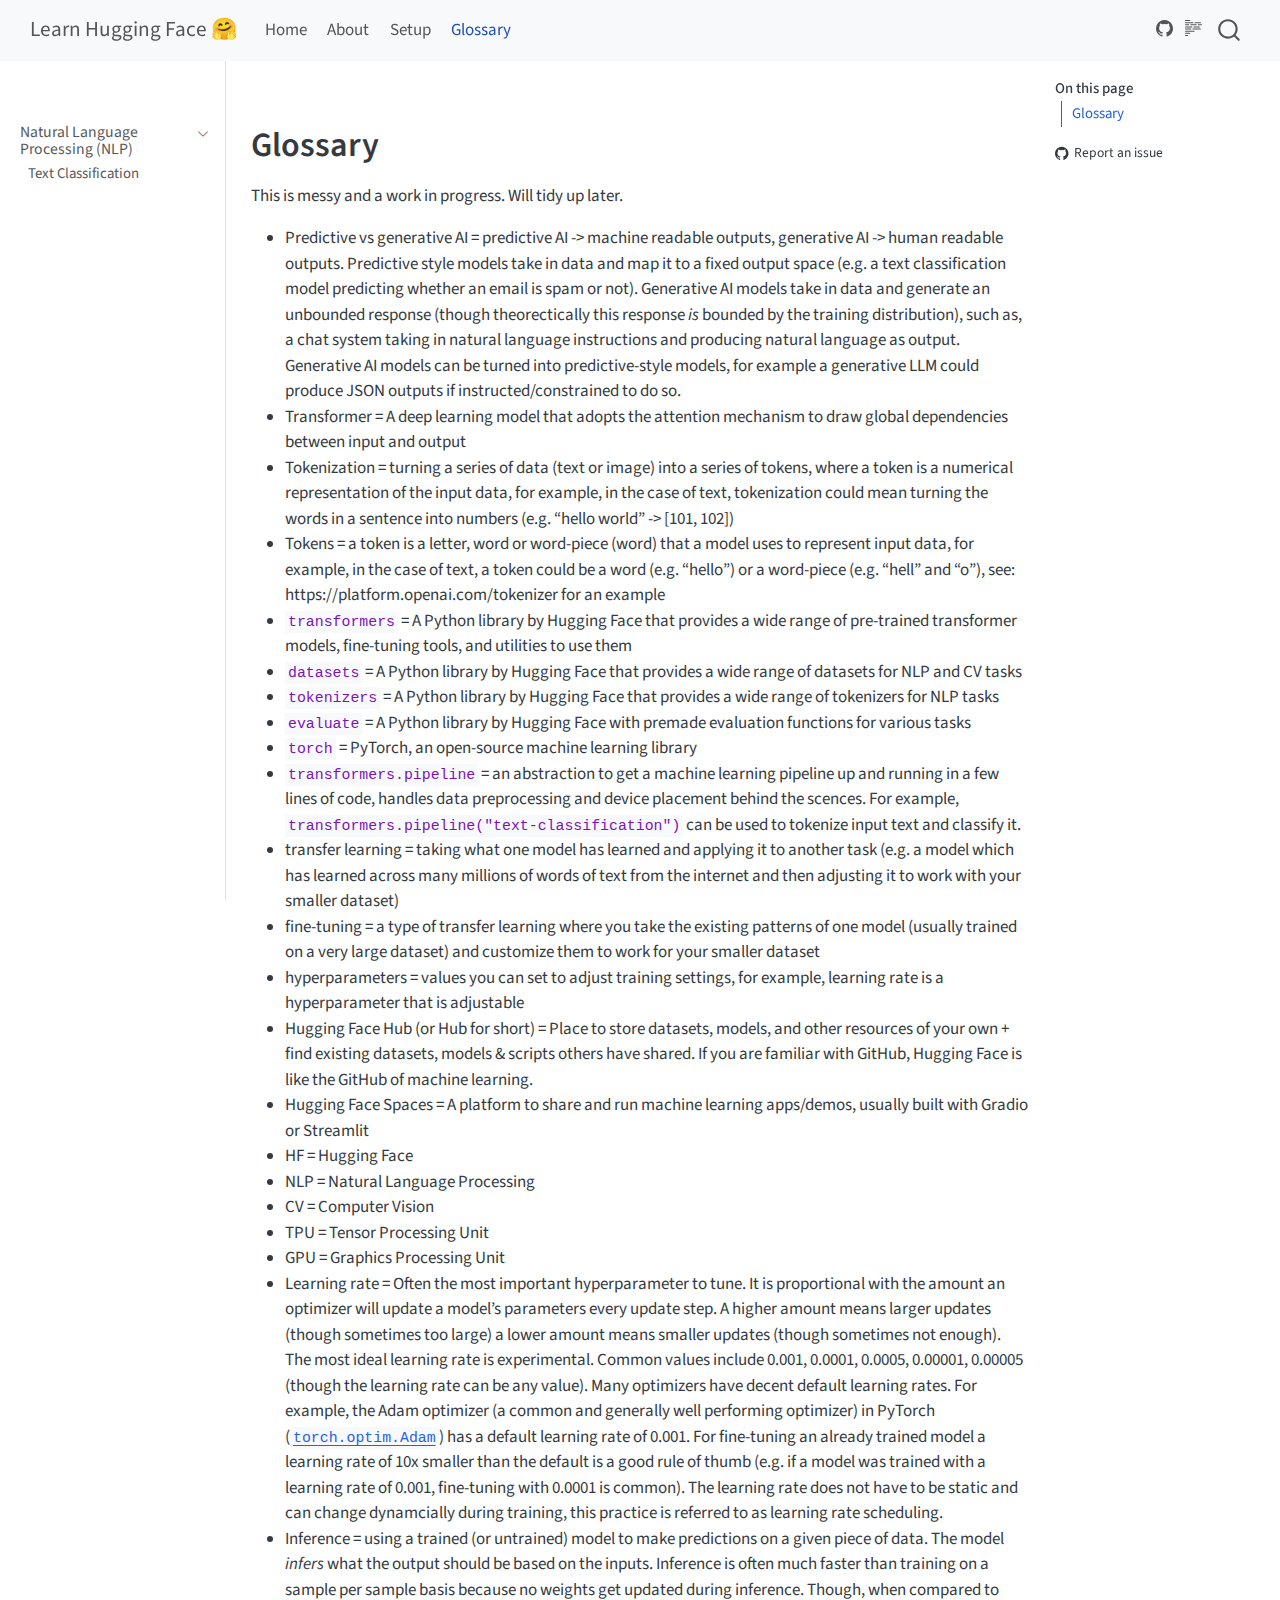
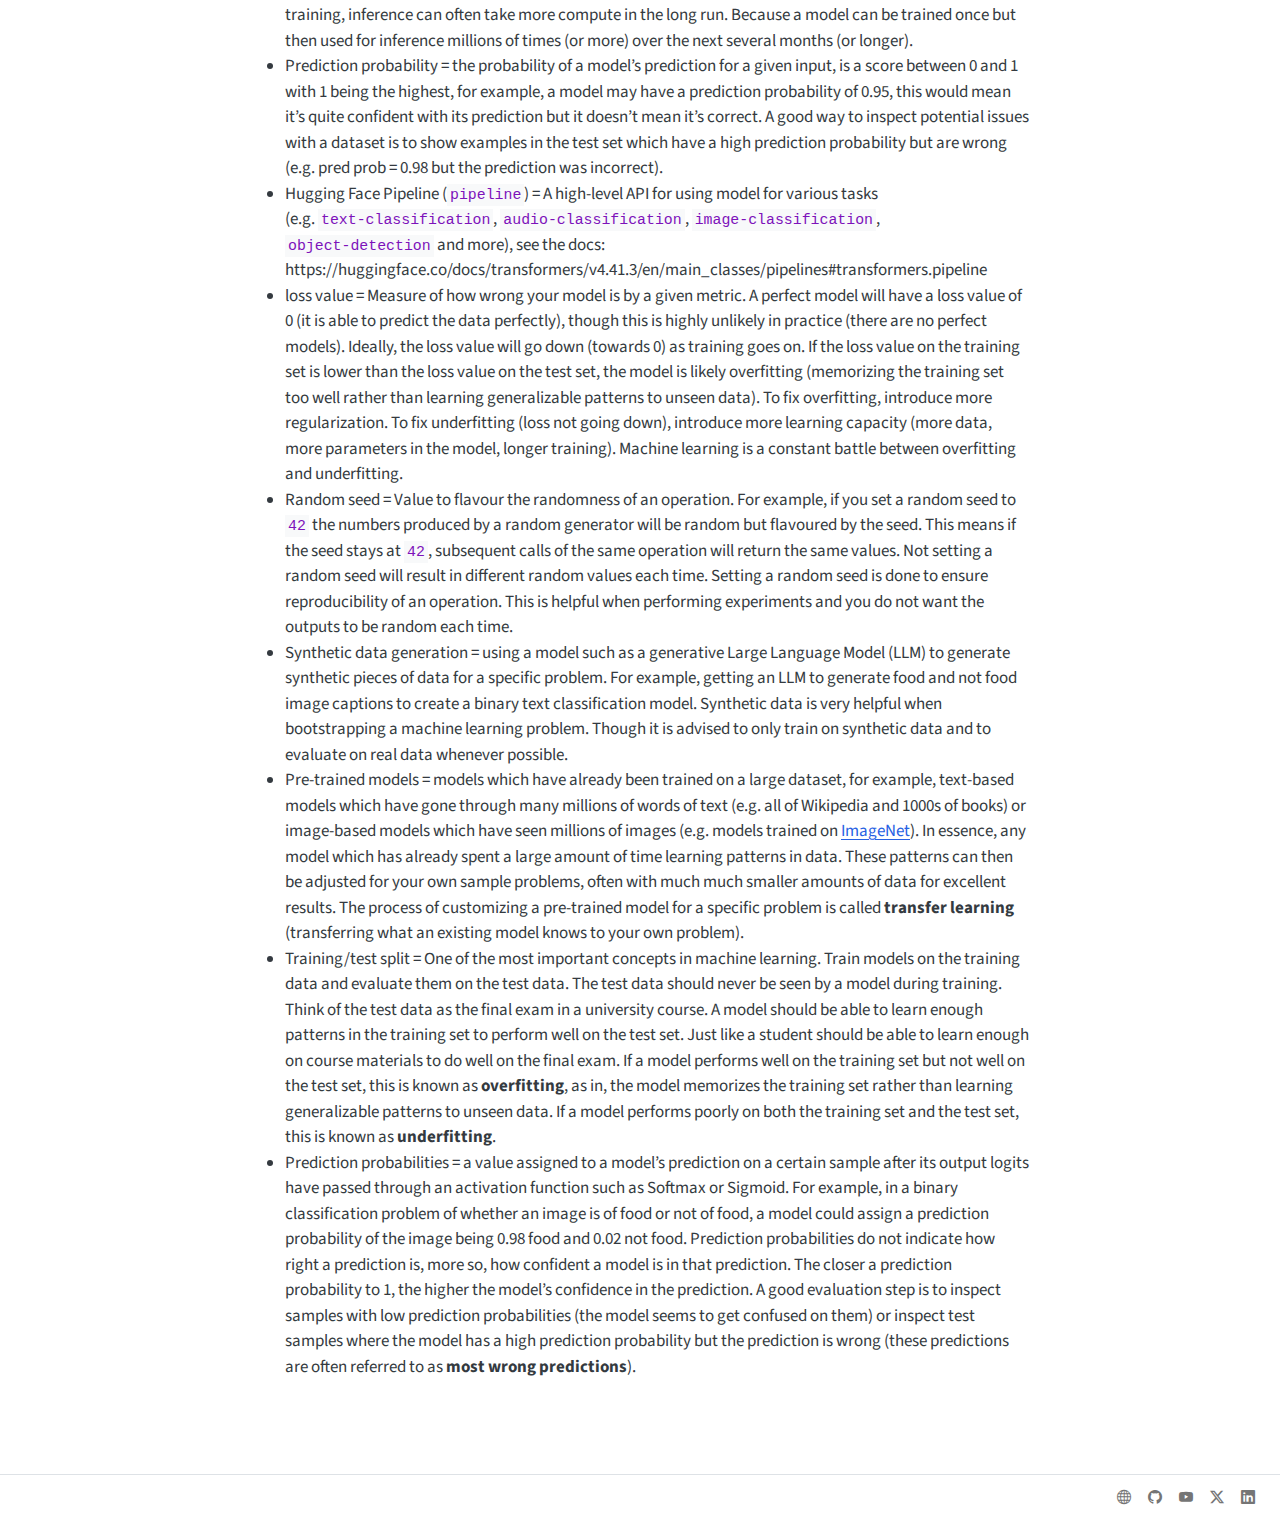
<file: extras/glossary.html>
<!DOCTYPE html>
<html xmlns="http://www.w3.org/1999/xhtml" lang="en" xml:lang="en"><head>

<meta charset="utf-8">
<meta name="generator" content="quarto-1.5.57">

<meta name="viewport" content="width=device-width, initial-scale=1.0, user-scalable=yes">


<title>glossary – Learn Hugging Face 🤗</title>
<style>
code{white-space: pre-wrap;}
span.smallcaps{font-variant: small-caps;}
div.columns{display: flex; gap: min(4vw, 1.5em);}
div.column{flex: auto; overflow-x: auto;}
div.hanging-indent{margin-left: 1.5em; text-indent: -1.5em;}
ul.task-list{list-style: none;}
ul.task-list li input[type="checkbox"] {
  width: 0.8em;
  margin: 0 0.8em 0.2em -1em; /* quarto-specific, see https://github.com/quarto-dev/quarto-cli/issues/4556 */ 
  vertical-align: middle;
}
</style>


<script src="../site_libs/quarto-nav/quarto-nav.js"></script>
<script src="../site_libs/quarto-nav/headroom.min.js"></script>
<script src="../site_libs/clipboard/clipboard.min.js"></script>
<script src="../site_libs/quarto-search/autocomplete.umd.js"></script>
<script src="../site_libs/quarto-search/fuse.min.js"></script>
<script src="../site_libs/quarto-search/quarto-search.js"></script>
<meta name="quarto:offset" content="../">
<link href="../images/learn-hf-favicon.png" rel="icon" type="image/png">
<script src="../site_libs/quarto-html/quarto.js"></script>
<script src="../site_libs/quarto-html/popper.min.js"></script>
<script src="../site_libs/quarto-html/tippy.umd.min.js"></script>
<script src="../site_libs/quarto-html/anchor.min.js"></script>
<link href="../site_libs/quarto-html/tippy.css" rel="stylesheet">
<link href="../site_libs/quarto-html/quarto-syntax-highlighting.css" rel="stylesheet" id="quarto-text-highlighting-styles">
<script src="../site_libs/bootstrap/bootstrap.min.js"></script>
<link href="../site_libs/bootstrap/bootstrap-icons.css" rel="stylesheet">
<link href="../site_libs/bootstrap/bootstrap.min.css" rel="stylesheet" id="quarto-bootstrap" data-mode="light">
<script id="quarto-search-options" type="application/json">{
  "location": "navbar",
  "copy-button": false,
  "collapse-after": 3,
  "panel-placement": "end",
  "type": "overlay",
  "limit": 50,
  "keyboard-shortcut": [
    "f",
    "/",
    "s"
  ],
  "show-item-context": false,
  "language": {
    "search-no-results-text": "No results",
    "search-matching-documents-text": "matching documents",
    "search-copy-link-title": "Copy link to search",
    "search-hide-matches-text": "Hide additional matches",
    "search-more-match-text": "more match in this document",
    "search-more-matches-text": "more matches in this document",
    "search-clear-button-title": "Clear",
    "search-text-placeholder": "",
    "search-detached-cancel-button-title": "Cancel",
    "search-submit-button-title": "Submit",
    "search-label": "Search"
  }
}</script>


<link rel="stylesheet" href="../styles.css">
<meta property="og:title" content="Learn Hugging Face 🤗">
<meta property="og:description" content="Practical hands-on machine learning tutorials using the Hugging Face ecosystem.">
<meta property="og:image" content="https://huggingface.co/datasets/mrdbourke/learn-hf-images/resolve/main/misc/learn_hf_cover_image.png">
<meta property="og:site_name" content="Learn Hugging Face 🤗">
<meta name="twitter:title" content="Learn Hugging Face 🤗">
<meta name="twitter:description" content="Practical hands-on machine learning tutorials using the Hugging Face ecosystem.">
<meta name="twitter:image" content="https://huggingface.co/datasets/mrdbourke/learn-hf-images/resolve/main/misc/learn_hf_cover_image.png">
<meta name="twitter:card" content="summary_large_image">
</head>

<body class="nav-sidebar docked nav-fixed">

<div id="quarto-search-results"></div>
  <header id="quarto-header" class="headroom fixed-top">
    <nav class="navbar navbar-expand-lg " data-bs-theme="dark">
      <div class="navbar-container container-fluid">
      <div class="navbar-brand-container mx-auto">
    <a class="navbar-brand" href="../index.html">
    <span class="navbar-title">Learn Hugging Face 🤗</span>
    </a>
  </div>
            <div id="quarto-search" class="" title="Search"></div>
          <button class="navbar-toggler" type="button" data-bs-toggle="collapse" data-bs-target="#navbarCollapse" aria-controls="navbarCollapse" role="menu" aria-expanded="false" aria-label="Toggle navigation" onclick="if (window.quartoToggleHeadroom) { window.quartoToggleHeadroom(); }">
  <span class="navbar-toggler-icon"></span>
</button>
          <div class="collapse navbar-collapse" id="navbarCollapse">
            <ul class="navbar-nav navbar-nav-scroll me-auto">
  <li class="nav-item">
    <a class="nav-link" href="../index.html"> 
<span class="menu-text">Home</span></a>
  </li>  
  <li class="nav-item">
    <a class="nav-link" href="../about.html"> 
<span class="menu-text">About</span></a>
  </li>  
  <li class="nav-item">
    <a class="nav-link" href="../extras/setup.html"> 
<span class="menu-text">Setup</span></a>
  </li>  
  <li class="nav-item">
    <a class="nav-link active" href="../extras/glossary.html" aria-current="page"> 
<span class="menu-text">Glossary</span></a>
  </li>  
</ul>
          </div> <!-- /navcollapse -->
            <div class="quarto-navbar-tools">
    <a href="https://github.com/mrdbourke/learn-huggingface" title="" class="quarto-navigation-tool px-1" aria-label=""><i class="bi bi-github"></i></a>
  <a href="" class="quarto-reader-toggle quarto-navigation-tool px-1" onclick="window.quartoToggleReader(); return false;" title="Toggle reader mode">
  <div class="quarto-reader-toggle-btn">
  <i class="bi"></i>
  </div>
</a>
</div>
      </div> <!-- /container-fluid -->
    </nav>
  <nav class="quarto-secondary-nav">
    <div class="container-fluid d-flex">
      <button type="button" class="quarto-btn-toggle btn" data-bs-toggle="collapse" role="button" data-bs-target=".quarto-sidebar-collapse-item" aria-controls="quarto-sidebar" aria-expanded="false" aria-label="Toggle sidebar navigation" onclick="if (window.quartoToggleHeadroom) { window.quartoToggleHeadroom(); }">
        <i class="bi bi-layout-text-sidebar-reverse"></i>
      </button>
        <nav class="quarto-page-breadcrumbs" aria-label="breadcrumb"><ol class="breadcrumb"></ol></nav>
        <a class="flex-grow-1" role="navigation" data-bs-toggle="collapse" data-bs-target=".quarto-sidebar-collapse-item" aria-controls="quarto-sidebar" aria-expanded="false" aria-label="Toggle sidebar navigation" onclick="if (window.quartoToggleHeadroom) { window.quartoToggleHeadroom(); }">      
        </a>
      <button type="button" class="btn quarto-search-button" aria-label="Search" onclick="window.quartoOpenSearch();">
        <i class="bi bi-search"></i>
      </button>
    </div>
  </nav>
</header>
<!-- content -->
<div id="quarto-content" class="quarto-container page-columns page-rows-contents page-layout-full page-navbar">
<!-- sidebar -->
  <nav id="quarto-sidebar" class="sidebar collapse collapse-horizontal quarto-sidebar-collapse-item sidebar-navigation docked overflow-auto">
        <div class="mt-2 flex-shrink-0 align-items-center">
        <div class="sidebar-search">
        <div id="quarto-search" class="" title="Search"></div>
        </div>
        </div>
    <div class="sidebar-menu-container"> 
    <ul class="list-unstyled mt-1">
        <li class="sidebar-item sidebar-item-section">
      <div class="sidebar-item-container"> 
            <a class="sidebar-item-text sidebar-link text-start" data-bs-toggle="collapse" data-bs-target="#quarto-sidebar-section-1" role="navigation" aria-expanded="true">
 <span class="menu-text">Natural Language Processing (NLP)</span></a>
          <a class="sidebar-item-toggle text-start" data-bs-toggle="collapse" data-bs-target="#quarto-sidebar-section-1" role="navigation" aria-expanded="true" aria-label="Toggle section">
            <i class="bi bi-chevron-right ms-2"></i>
          </a> 
      </div>
      <ul id="quarto-sidebar-section-1" class="collapse list-unstyled sidebar-section depth1 show">  
          <li class="sidebar-item">
  <div class="sidebar-item-container"> 
  <a href="../notebooks/hugging_face_text_classification_tutorial.html" class="sidebar-item-text sidebar-link">
 <span class="menu-text">Text Classification</span></a>
  </div>
</li>
      </ul>
  </li>
    </ul>
    </div>
</nav>
<div id="quarto-sidebar-glass" class="quarto-sidebar-collapse-item" data-bs-toggle="collapse" data-bs-target=".quarto-sidebar-collapse-item"></div>
<!-- margin-sidebar -->
    <div id="quarto-margin-sidebar" class="sidebar margin-sidebar">
        <nav id="TOC" role="doc-toc" class="toc-active">
    <h2 id="toc-title">On this page</h2>
   
  <ul>
  <li><a href="#glossary" id="toc-glossary" class="nav-link active" data-scroll-target="#glossary">Glossary</a></li>
  </ul>
<div class="toc-actions"><ul><li><a href="https://github.com/mrdbourke/learn-huggingface/issues" class="toc-action"><i class="bi bi-github"></i>Report an issue</a></li></ul></div></nav>
    </div>
<!-- main -->
<main class="content column-body" id="quarto-document-content">




<section id="glossary" class="level1">
<h1>Glossary</h1>
<p>This is messy and a work in progress. Will tidy up later.</p>
<ul>
<li>Predictive vs generative AI = predictive AI -&gt; machine readable outputs, generative AI -&gt; human readable outputs. Predictive style models take in data and map it to a fixed output space (e.g.&nbsp;a text classification model predicting whether an email is spam or not). Generative AI models take in data and generate an unbounded response (though theorectically this response <em>is</em> bounded by the training distribution), such as, a chat system taking in natural language instructions and producing natural language as output. Generative AI models can be turned into predictive-style models, for example a generative LLM could produce JSON outputs if instructed/constrained to do so.</li>
<li>Transformer = A deep learning model that adopts the attention mechanism to draw global dependencies between input and output</li>
<li>Tokenization = turning a series of data (text or image) into a series of tokens, where a token is a numerical representation of the input data, for example, in the case of text, tokenization could mean turning the words in a sentence into numbers (e.g.&nbsp;“hello world” -&gt; [101, 102])</li>
<li>Tokens = a token is a letter, word or word-piece (word) that a model uses to represent input data, for example, in the case of text, a token could be a word (e.g.&nbsp;“hello”) or a word-piece (e.g.&nbsp;“hell” and “o”), see: https://platform.openai.com/tokenizer for an example</li>
<li><code>transformers</code> = A Python library by Hugging Face that provides a wide range of pre-trained transformer models, fine-tuning tools, and utilities to use them</li>
<li><code>datasets</code> = A Python library by Hugging Face that provides a wide range of datasets for NLP and CV tasks</li>
<li><code>tokenizers</code> = A Python library by Hugging Face that provides a wide range of tokenizers for NLP tasks</li>
<li><code>evaluate</code> = A Python library by Hugging Face with premade evaluation functions for various tasks</li>
<li><code>torch</code> = PyTorch, an open-source machine learning library</li>
<li><code>transformers.pipeline</code> = an abstraction to get a machine learning pipeline up and running in a few lines of code, handles data preprocessing and device placement behind the scences. For example, <code>transformers.pipeline("text-classification")</code> can be used to tokenize input text and classify it.</li>
<li>transfer learning = taking what one model has learned and applying it to another task (e.g.&nbsp;a model which has learned across many millions of words of text from the internet and then adjusting it to work with your smaller dataset)</li>
<li>fine-tuning = a type of transfer learning where you take the existing patterns of one model (usually trained on a very large dataset) and customize them to work for your smaller dataset</li>
<li>hyperparameters = values you can set to adjust training settings, for example, learning rate is a hyperparameter that is adjustable</li>
<li>Hugging Face Hub (or Hub for short) = Place to store datasets, models, and other resources of your own + find existing datasets, models &amp; scripts others have shared. If you are familiar with GitHub, Hugging Face is like the GitHub of machine learning.</li>
<li>Hugging Face Spaces = A platform to share and run machine learning apps/demos, usually built with Gradio or Streamlit</li>
<li>HF = Hugging Face</li>
<li>NLP = Natural Language Processing</li>
<li>CV = Computer Vision</li>
<li>TPU = Tensor Processing Unit</li>
<li>GPU = Graphics Processing Unit</li>
<li>Learning rate = Often the most important hyperparameter to tune. It is proportional with the amount an optimizer will update a model’s parameters every update step. A higher amount means larger updates (though sometimes too large) a lower amount means smaller updates (though sometimes not enough). The most ideal learning rate is experimental. Common values include 0.001, 0.0001, 0.0005, 0.00001, 0.00005 (though the learning rate can be any value). Many optimizers have decent default learning rates. For example, the Adam optimizer (a common and generally well performing optimizer) in PyTorch (<a href="https://pytorch.org/docs/stable/generated/torch.optim.Adam.html"><code>torch.optim.Adam</code></a>) has a default learning rate of 0.001. For fine-tuning an already trained model a learning rate of 10x smaller than the default is a good rule of thumb (e.g.&nbsp;if a model was trained with a learning rate of 0.001, fine-tuning with 0.0001 is common). The learning rate does not have to be static and can change dynamcially during training, this practice is referred to as learning rate scheduling.</li>
<li>Inference = using a trained (or untrained) model to make predictions on a given piece of data. The model <em>infers</em> what the output should be based on the inputs. Inference is often much faster than training on a sample per sample basis because no weights get updated during inference. Though, when compared to training, inference can often take more compute in the long run. Because a model can be trained once but then used for inference millions of times (or more) over the next several months (or longer).</li>
<li>Prediction probability = the probability of a model’s prediction for a given input, is a score between 0 and 1 with 1 being the highest, for example, a model may have a prediction probability of 0.95, this would mean it’s quite confident with its prediction but it doesn’t mean it’s correct. A good way to inspect potential issues with a dataset is to show examples in the test set which have a high prediction probability but are wrong (e.g.&nbsp;pred prob = 0.98 but the prediction was incorrect).</li>
<li>Hugging Face Pipeline (<code>pipeline</code>) = A high-level API for using model for various tasks (e.g.&nbsp;<code>text-classification</code>, <code>audio-classification</code>, <code>image-classification</code>, <code>object-detection</code> and more), see the docs: https://huggingface.co/docs/transformers/v4.41.3/en/main_classes/pipelines#transformers.pipeline</li>
<li>loss value = Measure of how wrong your model is by a given metric. A perfect model will have a loss value of 0 (it is able to predict the data perfectly), though this is highly unlikely in practice (there are no perfect models). Ideally, the loss value will go down (towards 0) as training goes on. If the loss value on the training set is lower than the loss value on the test set, the model is likely overfitting (memorizing the training set too well rather than learning generalizable patterns to unseen data). To fix overfitting, introduce more regularization. To fix underfitting (loss not going down), introduce more learning capacity (more data, more parameters in the model, longer training). Machine learning is a constant battle between overfitting and underfitting.</li>
<li>Random seed = Value to flavour the randomness of an operation. For example, if you set a random seed to <code>42</code> the numbers produced by a random generator will be random but flavoured by the seed. This means if the seed stays at <code>42</code>, subsequent calls of the same operation will return the same values. Not setting a random seed will result in different random values each time. Setting a random seed is done to ensure reproducibility of an operation. This is helpful when performing experiments and you do not want the outputs to be random each time.</li>
<li>Synthetic data generation = using a model such as a generative Large Language Model (LLM) to generate synthetic pieces of data for a specific problem. For example, getting an LLM to generate food and not food image captions to create a binary text classification model. Synthetic data is very helpful when bootstrapping a machine learning problem. Though it is advised to only train on synthetic data and to evaluate on real data whenever possible.</li>
<li>Pre-trained models = models which have already been trained on a large dataset, for example, text-based models which have gone through many millions of words of text (e.g.&nbsp;all of Wikipedia and 1000s of books) or image-based models which have seen millions of images (e.g.&nbsp;models trained on <a href="https://www.image-net.org/">ImageNet</a>). In essence, any model which has already spent a large amount of time learning patterns in data. These patterns can then be adjusted for your own sample problems, often with much much smaller amounts of data for excellent results. The process of customizing a pre-trained model for a specific problem is called <strong>transfer learning</strong> (transferring what an existing model knows to your own problem).</li>
<li>Training/test split = One of the most important concepts in machine learning. Train models on the training data and evaluate them on the test data. The test data should never be seen by a model during training. Think of the test data as the final exam in a university course. A model should be able to learn enough patterns in the training set to perform well on the test set. Just like a student should be able to learn enough on course materials to do well on the final exam. If a model performs well on the training set but not well on the test set, this is known as <strong>overfitting</strong>, as in, the model memorizes the training set rather than learning generalizable patterns to unseen data. If a model performs poorly on both the training set and the test set, this is known as <strong>underfitting</strong>.<br>
</li>
<li>Prediction probabilities = a value assigned to a model’s prediction on a certain sample after its output logits have passed through an activation function such as Softmax or Sigmoid. For example, in a binary classification problem of whether an image is of food or not of food, a model could assign a prediction probability of the image being 0.98 food and 0.02 not food. Prediction probabilities do not indicate how right a prediction is, more so, how confident a model is in that prediction. The closer a prediction probability to 1, the higher the model’s confidence in the prediction. A good evaluation step is to inspect samples with low prediction probabilities (the model seems to get confused on them) or inspect test samples where the model has a high prediction probability but the prediction is wrong (these predictions are often referred to as <strong>most wrong predictions</strong>).</li>
</ul>


</section>

<a onclick="window.scrollTo(0, 0); return false;" role="button" id="quarto-back-to-top"><i class="bi bi-arrow-up"></i> Back to top</a></main> <!-- /main -->
<script id="quarto-html-after-body" type="application/javascript">
window.document.addEventListener("DOMContentLoaded", function (event) {
  const toggleBodyColorMode = (bsSheetEl) => {
    const mode = bsSheetEl.getAttribute("data-mode");
    const bodyEl = window.document.querySelector("body");
    if (mode === "dark") {
      bodyEl.classList.add("quarto-dark");
      bodyEl.classList.remove("quarto-light");
    } else {
      bodyEl.classList.add("quarto-light");
      bodyEl.classList.remove("quarto-dark");
    }
  }
  const toggleBodyColorPrimary = () => {
    const bsSheetEl = window.document.querySelector("link#quarto-bootstrap");
    if (bsSheetEl) {
      toggleBodyColorMode(bsSheetEl);
    }
  }
  toggleBodyColorPrimary();  
  const icon = "";
  const anchorJS = new window.AnchorJS();
  anchorJS.options = {
    placement: 'right',
    icon: icon
  };
  anchorJS.add('.anchored');
  const isCodeAnnotation = (el) => {
    for (const clz of el.classList) {
      if (clz.startsWith('code-annotation-')) {                     
        return true;
      }
    }
    return false;
  }
  const onCopySuccess = function(e) {
    // button target
    const button = e.trigger;
    // don't keep focus
    button.blur();
    // flash "checked"
    button.classList.add('code-copy-button-checked');
    var currentTitle = button.getAttribute("title");
    button.setAttribute("title", "Copied!");
    let tooltip;
    if (window.bootstrap) {
      button.setAttribute("data-bs-toggle", "tooltip");
      button.setAttribute("data-bs-placement", "left");
      button.setAttribute("data-bs-title", "Copied!");
      tooltip = new bootstrap.Tooltip(button, 
        { trigger: "manual", 
          customClass: "code-copy-button-tooltip",
          offset: [0, -8]});
      tooltip.show();    
    }
    setTimeout(function() {
      if (tooltip) {
        tooltip.hide();
        button.removeAttribute("data-bs-title");
        button.removeAttribute("data-bs-toggle");
        button.removeAttribute("data-bs-placement");
      }
      button.setAttribute("title", currentTitle);
      button.classList.remove('code-copy-button-checked');
    }, 1000);
    // clear code selection
    e.clearSelection();
  }
  const getTextToCopy = function(trigger) {
      const codeEl = trigger.previousElementSibling.cloneNode(true);
      for (const childEl of codeEl.children) {
        if (isCodeAnnotation(childEl)) {
          childEl.remove();
        }
      }
      return codeEl.innerText;
  }
  const clipboard = new window.ClipboardJS('.code-copy-button:not([data-in-quarto-modal])', {
    text: getTextToCopy
  });
  clipboard.on('success', onCopySuccess);
  if (window.document.getElementById('quarto-embedded-source-code-modal')) {
    // For code content inside modals, clipBoardJS needs to be initialized with a container option
    // TODO: Check when it could be a function (https://github.com/zenorocha/clipboard.js/issues/860)
    const clipboardModal = new window.ClipboardJS('.code-copy-button[data-in-quarto-modal]', {
      text: getTextToCopy,
      container: window.document.getElementById('quarto-embedded-source-code-modal')
    });
    clipboardModal.on('success', onCopySuccess);
  }
    var localhostRegex = new RegExp(/^(?:http|https):\/\/localhost\:?[0-9]*\//);
    var mailtoRegex = new RegExp(/^mailto:/);
      var filterRegex = new RegExp("https:\/\/www\.learnhuggingface\.com");
    var isInternal = (href) => {
        return filterRegex.test(href) || localhostRegex.test(href) || mailtoRegex.test(href);
    }
    // Inspect non-navigation links and adorn them if external
 	var links = window.document.querySelectorAll('a[href]:not(.nav-link):not(.navbar-brand):not(.toc-action):not(.sidebar-link):not(.sidebar-item-toggle):not(.pagination-link):not(.no-external):not([aria-hidden]):not(.dropdown-item):not(.quarto-navigation-tool):not(.about-link)');
    for (var i=0; i<links.length; i++) {
      const link = links[i];
      if (!isInternal(link.href)) {
        // undo the damage that might have been done by quarto-nav.js in the case of
        // links that we want to consider external
        if (link.dataset.originalHref !== undefined) {
          link.href = link.dataset.originalHref;
        }
      }
    }
  function tippyHover(el, contentFn, onTriggerFn, onUntriggerFn) {
    const config = {
      allowHTML: true,
      maxWidth: 500,
      delay: 100,
      arrow: false,
      appendTo: function(el) {
          return el.parentElement;
      },
      interactive: true,
      interactiveBorder: 10,
      theme: 'quarto',
      placement: 'bottom-start',
    };
    if (contentFn) {
      config.content = contentFn;
    }
    if (onTriggerFn) {
      config.onTrigger = onTriggerFn;
    }
    if (onUntriggerFn) {
      config.onUntrigger = onUntriggerFn;
    }
    window.tippy(el, config); 
  }
  const noterefs = window.document.querySelectorAll('a[role="doc-noteref"]');
  for (var i=0; i<noterefs.length; i++) {
    const ref = noterefs[i];
    tippyHover(ref, function() {
      // use id or data attribute instead here
      let href = ref.getAttribute('data-footnote-href') || ref.getAttribute('href');
      try { href = new URL(href).hash; } catch {}
      const id = href.replace(/^#\/?/, "");
      const note = window.document.getElementById(id);
      if (note) {
        return note.innerHTML;
      } else {
        return "";
      }
    });
  }
  const xrefs = window.document.querySelectorAll('a.quarto-xref');
  const processXRef = (id, note) => {
    // Strip column container classes
    const stripColumnClz = (el) => {
      el.classList.remove("page-full", "page-columns");
      if (el.children) {
        for (const child of el.children) {
          stripColumnClz(child);
        }
      }
    }
    stripColumnClz(note)
    if (id === null || id.startsWith('sec-')) {
      // Special case sections, only their first couple elements
      const container = document.createElement("div");
      if (note.children && note.children.length > 2) {
        container.appendChild(note.children[0].cloneNode(true));
        for (let i = 1; i < note.children.length; i++) {
          const child = note.children[i];
          if (child.tagName === "P" && child.innerText === "") {
            continue;
          } else {
            container.appendChild(child.cloneNode(true));
            break;
          }
        }
        if (window.Quarto?.typesetMath) {
          window.Quarto.typesetMath(container);
        }
        return container.innerHTML
      } else {
        if (window.Quarto?.typesetMath) {
          window.Quarto.typesetMath(note);
        }
        return note.innerHTML;
      }
    } else {
      // Remove any anchor links if they are present
      const anchorLink = note.querySelector('a.anchorjs-link');
      if (anchorLink) {
        anchorLink.remove();
      }
      if (window.Quarto?.typesetMath) {
        window.Quarto.typesetMath(note);
      }
      // TODO in 1.5, we should make sure this works without a callout special case
      if (note.classList.contains("callout")) {
        return note.outerHTML;
      } else {
        return note.innerHTML;
      }
    }
  }
  for (var i=0; i<xrefs.length; i++) {
    const xref = xrefs[i];
    tippyHover(xref, undefined, function(instance) {
      instance.disable();
      let url = xref.getAttribute('href');
      let hash = undefined; 
      if (url.startsWith('#')) {
        hash = url;
      } else {
        try { hash = new URL(url).hash; } catch {}
      }
      if (hash) {
        const id = hash.replace(/^#\/?/, "");
        const note = window.document.getElementById(id);
        if (note !== null) {
          try {
            const html = processXRef(id, note.cloneNode(true));
            instance.setContent(html);
          } finally {
            instance.enable();
            instance.show();
          }
        } else {
          // See if we can fetch this
          fetch(url.split('#')[0])
          .then(res => res.text())
          .then(html => {
            const parser = new DOMParser();
            const htmlDoc = parser.parseFromString(html, "text/html");
            const note = htmlDoc.getElementById(id);
            if (note !== null) {
              const html = processXRef(id, note);
              instance.setContent(html);
            } 
          }).finally(() => {
            instance.enable();
            instance.show();
          });
        }
      } else {
        // See if we can fetch a full url (with no hash to target)
        // This is a special case and we should probably do some content thinning / targeting
        fetch(url)
        .then(res => res.text())
        .then(html => {
          const parser = new DOMParser();
          const htmlDoc = parser.parseFromString(html, "text/html");
          const note = htmlDoc.querySelector('main.content');
          if (note !== null) {
            // This should only happen for chapter cross references
            // (since there is no id in the URL)
            // remove the first header
            if (note.children.length > 0 && note.children[0].tagName === "HEADER") {
              note.children[0].remove();
            }
            const html = processXRef(null, note);
            instance.setContent(html);
          } 
        }).finally(() => {
          instance.enable();
          instance.show();
        });
      }
    }, function(instance) {
    });
  }
      let selectedAnnoteEl;
      const selectorForAnnotation = ( cell, annotation) => {
        let cellAttr = 'data-code-cell="' + cell + '"';
        let lineAttr = 'data-code-annotation="' +  annotation + '"';
        const selector = 'span[' + cellAttr + '][' + lineAttr + ']';
        return selector;
      }
      const selectCodeLines = (annoteEl) => {
        const doc = window.document;
        const targetCell = annoteEl.getAttribute("data-target-cell");
        const targetAnnotation = annoteEl.getAttribute("data-target-annotation");
        const annoteSpan = window.document.querySelector(selectorForAnnotation(targetCell, targetAnnotation));
        const lines = annoteSpan.getAttribute("data-code-lines").split(",");
        const lineIds = lines.map((line) => {
          return targetCell + "-" + line;
        })
        let top = null;
        let height = null;
        let parent = null;
        if (lineIds.length > 0) {
            //compute the position of the single el (top and bottom and make a div)
            const el = window.document.getElementById(lineIds[0]);
            top = el.offsetTop;
            height = el.offsetHeight;
            parent = el.parentElement.parentElement;
          if (lineIds.length > 1) {
            const lastEl = window.document.getElementById(lineIds[lineIds.length - 1]);
            const bottom = lastEl.offsetTop + lastEl.offsetHeight;
            height = bottom - top;
          }
          if (top !== null && height !== null && parent !== null) {
            // cook up a div (if necessary) and position it 
            let div = window.document.getElementById("code-annotation-line-highlight");
            if (div === null) {
              div = window.document.createElement("div");
              div.setAttribute("id", "code-annotation-line-highlight");
              div.style.position = 'absolute';
              parent.appendChild(div);
            }
            div.style.top = top - 2 + "px";
            div.style.height = height + 4 + "px";
            div.style.left = 0;
            let gutterDiv = window.document.getElementById("code-annotation-line-highlight-gutter");
            if (gutterDiv === null) {
              gutterDiv = window.document.createElement("div");
              gutterDiv.setAttribute("id", "code-annotation-line-highlight-gutter");
              gutterDiv.style.position = 'absolute';
              const codeCell = window.document.getElementById(targetCell);
              const gutter = codeCell.querySelector('.code-annotation-gutter');
              gutter.appendChild(gutterDiv);
            }
            gutterDiv.style.top = top - 2 + "px";
            gutterDiv.style.height = height + 4 + "px";
          }
          selectedAnnoteEl = annoteEl;
        }
      };
      const unselectCodeLines = () => {
        const elementsIds = ["code-annotation-line-highlight", "code-annotation-line-highlight-gutter"];
        elementsIds.forEach((elId) => {
          const div = window.document.getElementById(elId);
          if (div) {
            div.remove();
          }
        });
        selectedAnnoteEl = undefined;
      };
        // Handle positioning of the toggle
    window.addEventListener(
      "resize",
      throttle(() => {
        elRect = undefined;
        if (selectedAnnoteEl) {
          selectCodeLines(selectedAnnoteEl);
        }
      }, 10)
    );
    function throttle(fn, ms) {
    let throttle = false;
    let timer;
      return (...args) => {
        if(!throttle) { // first call gets through
            fn.apply(this, args);
            throttle = true;
        } else { // all the others get throttled
            if(timer) clearTimeout(timer); // cancel #2
            timer = setTimeout(() => {
              fn.apply(this, args);
              timer = throttle = false;
            }, ms);
        }
      };
    }
      // Attach click handler to the DT
      const annoteDls = window.document.querySelectorAll('dt[data-target-cell]');
      for (const annoteDlNode of annoteDls) {
        annoteDlNode.addEventListener('click', (event) => {
          const clickedEl = event.target;
          if (clickedEl !== selectedAnnoteEl) {
            unselectCodeLines();
            const activeEl = window.document.querySelector('dt[data-target-cell].code-annotation-active');
            if (activeEl) {
              activeEl.classList.remove('code-annotation-active');
            }
            selectCodeLines(clickedEl);
            clickedEl.classList.add('code-annotation-active');
          } else {
            // Unselect the line
            unselectCodeLines();
            clickedEl.classList.remove('code-annotation-active');
          }
        });
      }
  const findCites = (el) => {
    const parentEl = el.parentElement;
    if (parentEl) {
      const cites = parentEl.dataset.cites;
      if (cites) {
        return {
          el,
          cites: cites.split(' ')
        };
      } else {
        return findCites(el.parentElement)
      }
    } else {
      return undefined;
    }
  };
  var bibliorefs = window.document.querySelectorAll('a[role="doc-biblioref"]');
  for (var i=0; i<bibliorefs.length; i++) {
    const ref = bibliorefs[i];
    const citeInfo = findCites(ref);
    if (citeInfo) {
      tippyHover(citeInfo.el, function() {
        var popup = window.document.createElement('div');
        citeInfo.cites.forEach(function(cite) {
          var citeDiv = window.document.createElement('div');
          citeDiv.classList.add('hanging-indent');
          citeDiv.classList.add('csl-entry');
          var biblioDiv = window.document.getElementById('ref-' + cite);
          if (biblioDiv) {
            citeDiv.innerHTML = biblioDiv.innerHTML;
          }
          popup.appendChild(citeDiv);
        });
        return popup.innerHTML;
      });
    }
  }
});
</script>
</div> <!-- /content -->
<footer class="footer">
  <div class="nav-footer">
    <div class="nav-footer-left">
      &nbsp;
    </div>   
    <div class="nav-footer-center">
      &nbsp;
    <div class="toc-actions d-sm-block d-md-none"><ul><li><a href="https://github.com/mrdbourke/learn-huggingface/issues" class="toc-action"><i class="bi bi-github"></i>Report an issue</a></li></ul></div></div>
    <div class="nav-footer-right">
      <ul class="footer-items list-unstyled">
    <li class="nav-item compact">
    <a class="nav-link" href="https://www.mrdbourke.com">
      <i class="bi bi-globe" role="img">
</i> 
    </a>
  </li>  
    <li class="nav-item compact">
    <a class="nav-link" href="https://github.com/mrdbourke/learn-huggingface">
      <i class="bi bi-github" role="img">
</i> 
    </a>
  </li>  
    <li class="nav-item compact">
    <a class="nav-link" href="https://www.youtube.com/channel/UCr8O8l5cCX85Oem1d18EezQ">
      <i class="bi bi-youtube" role="img">
</i> 
    </a>
  </li>  
    <li class="nav-item compact">
    <a class="nav-link" href="https://twitter.com/mrdbourke">
      <i class="bi bi-twitter-x" role="img">
</i> 
    </a>
  </li>  
    <li class="nav-item compact">
    <a class="nav-link" href="https://www.linkedin.com/in/mrdbourke/">
      <i class="bi bi-linkedin" role="img">
</i> 
    </a>
  </li>  
</ul>
    </div>
  </div>
</footer>




</body></html>
</file>
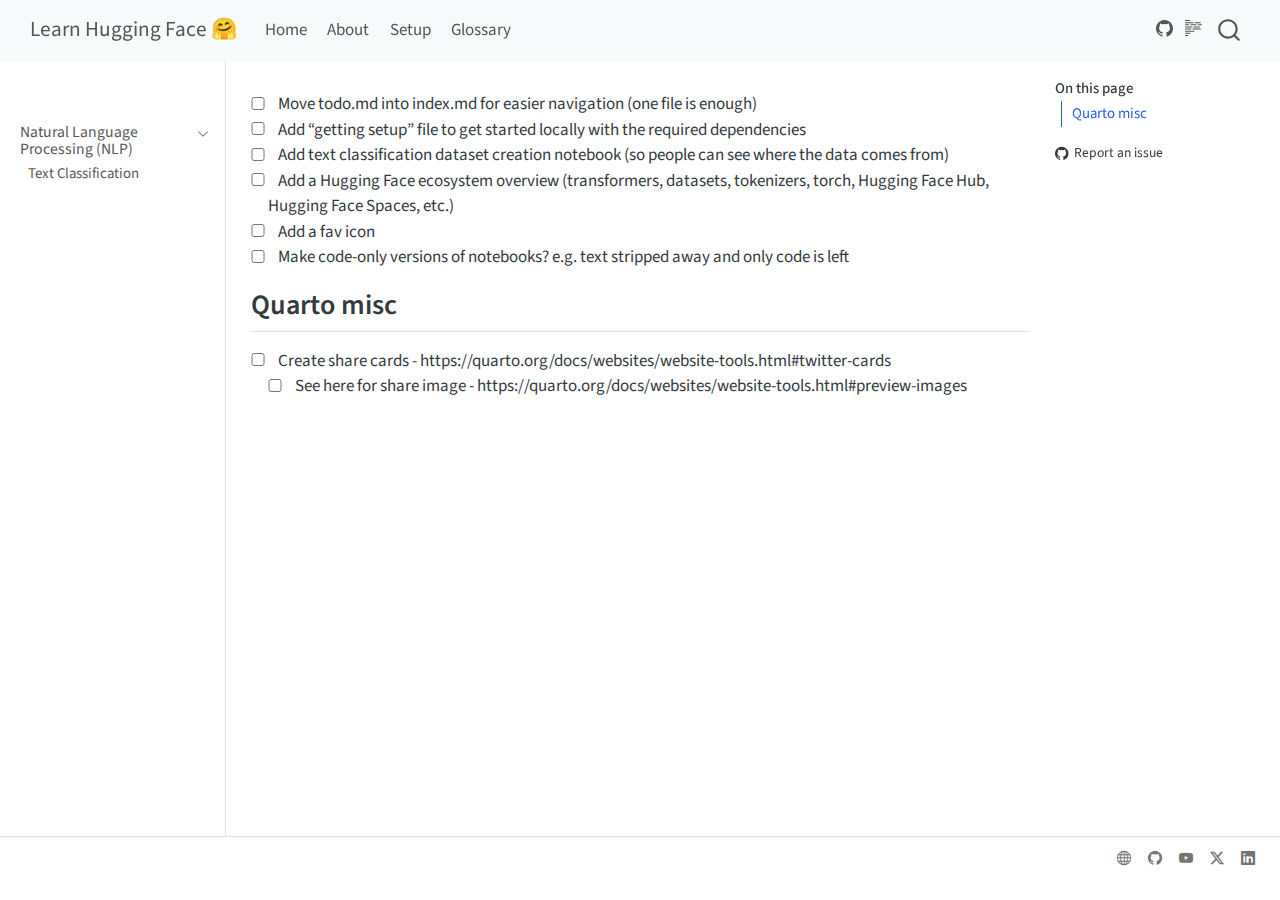
<file: extras/todo.html>
<!DOCTYPE html>
<html xmlns="http://www.w3.org/1999/xhtml" lang="en" xml:lang="en"><head>

<meta charset="utf-8">
<meta name="generator" content="quarto-1.5.57">

<meta name="viewport" content="width=device-width, initial-scale=1.0, user-scalable=yes">


<title>todo – Learn Hugging Face 🤗</title>
<style>
code{white-space: pre-wrap;}
span.smallcaps{font-variant: small-caps;}
div.columns{display: flex; gap: min(4vw, 1.5em);}
div.column{flex: auto; overflow-x: auto;}
div.hanging-indent{margin-left: 1.5em; text-indent: -1.5em;}
ul.task-list{list-style: none;}
ul.task-list li input[type="checkbox"] {
  width: 0.8em;
  margin: 0 0.8em 0.2em -1em; /* quarto-specific, see https://github.com/quarto-dev/quarto-cli/issues/4556 */ 
  vertical-align: middle;
}
</style>


<script src="../site_libs/quarto-nav/quarto-nav.js"></script>
<script src="../site_libs/quarto-nav/headroom.min.js"></script>
<script src="../site_libs/clipboard/clipboard.min.js"></script>
<script src="../site_libs/quarto-search/autocomplete.umd.js"></script>
<script src="../site_libs/quarto-search/fuse.min.js"></script>
<script src="../site_libs/quarto-search/quarto-search.js"></script>
<meta name="quarto:offset" content="../">
<link href="../images/learn-hf-favicon.png" rel="icon" type="image/png">
<script src="../site_libs/quarto-html/quarto.js"></script>
<script src="../site_libs/quarto-html/popper.min.js"></script>
<script src="../site_libs/quarto-html/tippy.umd.min.js"></script>
<script src="../site_libs/quarto-html/anchor.min.js"></script>
<link href="../site_libs/quarto-html/tippy.css" rel="stylesheet">
<link href="../site_libs/quarto-html/quarto-syntax-highlighting.css" rel="stylesheet" id="quarto-text-highlighting-styles">
<script src="../site_libs/bootstrap/bootstrap.min.js"></script>
<link href="../site_libs/bootstrap/bootstrap-icons.css" rel="stylesheet">
<link href="../site_libs/bootstrap/bootstrap.min.css" rel="stylesheet" id="quarto-bootstrap" data-mode="light">
<script id="quarto-search-options" type="application/json">{
  "location": "navbar",
  "copy-button": false,
  "collapse-after": 3,
  "panel-placement": "end",
  "type": "overlay",
  "limit": 50,
  "keyboard-shortcut": [
    "f",
    "/",
    "s"
  ],
  "show-item-context": false,
  "language": {
    "search-no-results-text": "No results",
    "search-matching-documents-text": "matching documents",
    "search-copy-link-title": "Copy link to search",
    "search-hide-matches-text": "Hide additional matches",
    "search-more-match-text": "more match in this document",
    "search-more-matches-text": "more matches in this document",
    "search-clear-button-title": "Clear",
    "search-text-placeholder": "",
    "search-detached-cancel-button-title": "Cancel",
    "search-submit-button-title": "Submit",
    "search-label": "Search"
  }
}</script>


<link rel="stylesheet" href="../styles.css">
<meta property="og:title" content="Learn Hugging Face 🤗">
<meta property="og:image" content="https://huggingface.co/datasets/mrdbourke/learn-hf-images/resolve/main/misc/learn_hf_cover_image.png">
<meta property="og:site_name" content="Learn Hugging Face 🤗">
<meta name="twitter:title" content="Learn Hugging Face 🤗">
<meta name="twitter:image" content="https://huggingface.co/datasets/mrdbourke/learn-hf-images/resolve/main/misc/learn_hf_cover_image.png">
<meta name="twitter:card" content="summary_large_image">
</head>

<body class="nav-sidebar docked nav-fixed">

<div id="quarto-search-results"></div>
  <header id="quarto-header" class="headroom fixed-top">
    <nav class="navbar navbar-expand-lg " data-bs-theme="dark">
      <div class="navbar-container container-fluid">
      <div class="navbar-brand-container mx-auto">
    <a class="navbar-brand" href="../index.html">
    <span class="navbar-title">Learn Hugging Face 🤗</span>
    </a>
  </div>
            <div id="quarto-search" class="" title="Search"></div>
          <button class="navbar-toggler" type="button" data-bs-toggle="collapse" data-bs-target="#navbarCollapse" aria-controls="navbarCollapse" role="menu" aria-expanded="false" aria-label="Toggle navigation" onclick="if (window.quartoToggleHeadroom) { window.quartoToggleHeadroom(); }">
  <span class="navbar-toggler-icon"></span>
</button>
          <div class="collapse navbar-collapse" id="navbarCollapse">
            <ul class="navbar-nav navbar-nav-scroll me-auto">
  <li class="nav-item">
    <a class="nav-link" href="../index.html"> 
<span class="menu-text">Home</span></a>
  </li>  
  <li class="nav-item">
    <a class="nav-link" href="../about.html"> 
<span class="menu-text">About</span></a>
  </li>  
  <li class="nav-item">
    <a class="nav-link" href="../extras/setup.html"> 
<span class="menu-text">Setup</span></a>
  </li>  
  <li class="nav-item">
    <a class="nav-link" href="../extras/glossary.html"> 
<span class="menu-text">Glossary</span></a>
  </li>  
</ul>
          </div> <!-- /navcollapse -->
            <div class="quarto-navbar-tools">
    <a href="https://github.com/mrdbourke/learn-huggingface" title="" class="quarto-navigation-tool px-1" aria-label=""><i class="bi bi-github"></i></a>
  <a href="" class="quarto-reader-toggle quarto-navigation-tool px-1" onclick="window.quartoToggleReader(); return false;" title="Toggle reader mode">
  <div class="quarto-reader-toggle-btn">
  <i class="bi"></i>
  </div>
</a>
</div>
      </div> <!-- /container-fluid -->
    </nav>
  <nav class="quarto-secondary-nav">
    <div class="container-fluid d-flex">
      <button type="button" class="quarto-btn-toggle btn" data-bs-toggle="collapse" role="button" data-bs-target=".quarto-sidebar-collapse-item" aria-controls="quarto-sidebar" aria-expanded="false" aria-label="Toggle sidebar navigation" onclick="if (window.quartoToggleHeadroom) { window.quartoToggleHeadroom(); }">
        <i class="bi bi-layout-text-sidebar-reverse"></i>
      </button>
        <nav class="quarto-page-breadcrumbs" aria-label="breadcrumb"><ol class="breadcrumb"></ol></nav>
        <a class="flex-grow-1" role="navigation" data-bs-toggle="collapse" data-bs-target=".quarto-sidebar-collapse-item" aria-controls="quarto-sidebar" aria-expanded="false" aria-label="Toggle sidebar navigation" onclick="if (window.quartoToggleHeadroom) { window.quartoToggleHeadroom(); }">      
        </a>
      <button type="button" class="btn quarto-search-button" aria-label="Search" onclick="window.quartoOpenSearch();">
        <i class="bi bi-search"></i>
      </button>
    </div>
  </nav>
</header>
<!-- content -->
<div id="quarto-content" class="quarto-container page-columns page-rows-contents page-layout-full page-navbar">
<!-- sidebar -->
  <nav id="quarto-sidebar" class="sidebar collapse collapse-horizontal quarto-sidebar-collapse-item sidebar-navigation docked overflow-auto">
        <div class="mt-2 flex-shrink-0 align-items-center">
        <div class="sidebar-search">
        <div id="quarto-search" class="" title="Search"></div>
        </div>
        </div>
    <div class="sidebar-menu-container"> 
    <ul class="list-unstyled mt-1">
        <li class="sidebar-item sidebar-item-section">
      <div class="sidebar-item-container"> 
            <a class="sidebar-item-text sidebar-link text-start" data-bs-toggle="collapse" data-bs-target="#quarto-sidebar-section-1" role="navigation" aria-expanded="true">
 <span class="menu-text">Natural Language Processing (NLP)</span></a>
          <a class="sidebar-item-toggle text-start" data-bs-toggle="collapse" data-bs-target="#quarto-sidebar-section-1" role="navigation" aria-expanded="true" aria-label="Toggle section">
            <i class="bi bi-chevron-right ms-2"></i>
          </a> 
      </div>
      <ul id="quarto-sidebar-section-1" class="collapse list-unstyled sidebar-section depth1 show">  
          <li class="sidebar-item">
  <div class="sidebar-item-container"> 
  <a href="../notebooks/hugging_face_text_classification_tutorial.html" class="sidebar-item-text sidebar-link">
 <span class="menu-text">Text Classification</span></a>
  </div>
</li>
      </ul>
  </li>
    </ul>
    </div>
</nav>
<div id="quarto-sidebar-glass" class="quarto-sidebar-collapse-item" data-bs-toggle="collapse" data-bs-target=".quarto-sidebar-collapse-item"></div>
<!-- margin-sidebar -->
    <div id="quarto-margin-sidebar" class="sidebar margin-sidebar">
        <nav id="TOC" role="doc-toc" class="toc-active">
    <h2 id="toc-title">On this page</h2>
   
  <ul>
  <li><a href="#quarto-misc" id="toc-quarto-misc" class="nav-link active" data-scroll-target="#quarto-misc">Quarto misc</a></li>
  </ul>
<div class="toc-actions"><ul><li><a href="https://github.com/mrdbourke/learn-huggingface/issues" class="toc-action"><i class="bi bi-github"></i>Report an issue</a></li></ul></div></nav>
    </div>
<!-- main -->
<main class="content column-body" id="quarto-document-content">




<ul class="task-list">
<li><label><input type="checkbox">Move todo.md into index.md for easier navigation (one file is enough)</label></li>
<li><label><input type="checkbox">Add “getting setup” file to get started locally with the required dependencies</label></li>
<li><label><input type="checkbox">Add text classification dataset creation notebook (so people can see where the data comes from)</label></li>
<li><label><input type="checkbox">Add a Hugging Face ecosystem overview (transformers, datasets, tokenizers, torch, Hugging Face Hub, Hugging Face Spaces, etc.)</label></li>
<li><label><input type="checkbox">Add a fav icon</label></li>
<li><label><input type="checkbox">Make code-only versions of notebooks? e.g.&nbsp;text stripped away and only code is left</label></li>
</ul>
<section id="quarto-misc" class="level2">
<h2 class="anchored" data-anchor-id="quarto-misc">Quarto misc</h2>
<ul class="task-list">
<li><label><input type="checkbox">Create share cards - https://quarto.org/docs/websites/website-tools.html#twitter-cards</label>
<ul class="task-list">
<li><label><input type="checkbox">See here for share image - https://quarto.org/docs/websites/website-tools.html#preview-images</label></li>
</ul></li>
</ul>


</section>

<a onclick="window.scrollTo(0, 0); return false;" role="button" id="quarto-back-to-top"><i class="bi bi-arrow-up"></i> Back to top</a></main> <!-- /main -->
<script id="quarto-html-after-body" type="application/javascript">
window.document.addEventListener("DOMContentLoaded", function (event) {
  const toggleBodyColorMode = (bsSheetEl) => {
    const mode = bsSheetEl.getAttribute("data-mode");
    const bodyEl = window.document.querySelector("body");
    if (mode === "dark") {
      bodyEl.classList.add("quarto-dark");
      bodyEl.classList.remove("quarto-light");
    } else {
      bodyEl.classList.add("quarto-light");
      bodyEl.classList.remove("quarto-dark");
    }
  }
  const toggleBodyColorPrimary = () => {
    const bsSheetEl = window.document.querySelector("link#quarto-bootstrap");
    if (bsSheetEl) {
      toggleBodyColorMode(bsSheetEl);
    }
  }
  toggleBodyColorPrimary();  
  const icon = "";
  const anchorJS = new window.AnchorJS();
  anchorJS.options = {
    placement: 'right',
    icon: icon
  };
  anchorJS.add('.anchored');
  const isCodeAnnotation = (el) => {
    for (const clz of el.classList) {
      if (clz.startsWith('code-annotation-')) {                     
        return true;
      }
    }
    return false;
  }
  const onCopySuccess = function(e) {
    // button target
    const button = e.trigger;
    // don't keep focus
    button.blur();
    // flash "checked"
    button.classList.add('code-copy-button-checked');
    var currentTitle = button.getAttribute("title");
    button.setAttribute("title", "Copied!");
    let tooltip;
    if (window.bootstrap) {
      button.setAttribute("data-bs-toggle", "tooltip");
      button.setAttribute("data-bs-placement", "left");
      button.setAttribute("data-bs-title", "Copied!");
      tooltip = new bootstrap.Tooltip(button, 
        { trigger: "manual", 
          customClass: "code-copy-button-tooltip",
          offset: [0, -8]});
      tooltip.show();    
    }
    setTimeout(function() {
      if (tooltip) {
        tooltip.hide();
        button.removeAttribute("data-bs-title");
        button.removeAttribute("data-bs-toggle");
        button.removeAttribute("data-bs-placement");
      }
      button.setAttribute("title", currentTitle);
      button.classList.remove('code-copy-button-checked');
    }, 1000);
    // clear code selection
    e.clearSelection();
  }
  const getTextToCopy = function(trigger) {
      const codeEl = trigger.previousElementSibling.cloneNode(true);
      for (const childEl of codeEl.children) {
        if (isCodeAnnotation(childEl)) {
          childEl.remove();
        }
      }
      return codeEl.innerText;
  }
  const clipboard = new window.ClipboardJS('.code-copy-button:not([data-in-quarto-modal])', {
    text: getTextToCopy
  });
  clipboard.on('success', onCopySuccess);
  if (window.document.getElementById('quarto-embedded-source-code-modal')) {
    // For code content inside modals, clipBoardJS needs to be initialized with a container option
    // TODO: Check when it could be a function (https://github.com/zenorocha/clipboard.js/issues/860)
    const clipboardModal = new window.ClipboardJS('.code-copy-button[data-in-quarto-modal]', {
      text: getTextToCopy,
      container: window.document.getElementById('quarto-embedded-source-code-modal')
    });
    clipboardModal.on('success', onCopySuccess);
  }
    var localhostRegex = new RegExp(/^(?:http|https):\/\/localhost\:?[0-9]*\//);
    var mailtoRegex = new RegExp(/^mailto:/);
      var filterRegex = new RegExp("https:\/\/www\.learnhuggingface\.com");
    var isInternal = (href) => {
        return filterRegex.test(href) || localhostRegex.test(href) || mailtoRegex.test(href);
    }
    // Inspect non-navigation links and adorn them if external
 	var links = window.document.querySelectorAll('a[href]:not(.nav-link):not(.navbar-brand):not(.toc-action):not(.sidebar-link):not(.sidebar-item-toggle):not(.pagination-link):not(.no-external):not([aria-hidden]):not(.dropdown-item):not(.quarto-navigation-tool):not(.about-link)');
    for (var i=0; i<links.length; i++) {
      const link = links[i];
      if (!isInternal(link.href)) {
        // undo the damage that might have been done by quarto-nav.js in the case of
        // links that we want to consider external
        if (link.dataset.originalHref !== undefined) {
          link.href = link.dataset.originalHref;
        }
      }
    }
  function tippyHover(el, contentFn, onTriggerFn, onUntriggerFn) {
    const config = {
      allowHTML: true,
      maxWidth: 500,
      delay: 100,
      arrow: false,
      appendTo: function(el) {
          return el.parentElement;
      },
      interactive: true,
      interactiveBorder: 10,
      theme: 'quarto',
      placement: 'bottom-start',
    };
    if (contentFn) {
      config.content = contentFn;
    }
    if (onTriggerFn) {
      config.onTrigger = onTriggerFn;
    }
    if (onUntriggerFn) {
      config.onUntrigger = onUntriggerFn;
    }
    window.tippy(el, config); 
  }
  const noterefs = window.document.querySelectorAll('a[role="doc-noteref"]');
  for (var i=0; i<noterefs.length; i++) {
    const ref = noterefs[i];
    tippyHover(ref, function() {
      // use id or data attribute instead here
      let href = ref.getAttribute('data-footnote-href') || ref.getAttribute('href');
      try { href = new URL(href).hash; } catch {}
      const id = href.replace(/^#\/?/, "");
      const note = window.document.getElementById(id);
      if (note) {
        return note.innerHTML;
      } else {
        return "";
      }
    });
  }
  const xrefs = window.document.querySelectorAll('a.quarto-xref');
  const processXRef = (id, note) => {
    // Strip column container classes
    const stripColumnClz = (el) => {
      el.classList.remove("page-full", "page-columns");
      if (el.children) {
        for (const child of el.children) {
          stripColumnClz(child);
        }
      }
    }
    stripColumnClz(note)
    if (id === null || id.startsWith('sec-')) {
      // Special case sections, only their first couple elements
      const container = document.createElement("div");
      if (note.children && note.children.length > 2) {
        container.appendChild(note.children[0].cloneNode(true));
        for (let i = 1; i < note.children.length; i++) {
          const child = note.children[i];
          if (child.tagName === "P" && child.innerText === "") {
            continue;
          } else {
            container.appendChild(child.cloneNode(true));
            break;
          }
        }
        if (window.Quarto?.typesetMath) {
          window.Quarto.typesetMath(container);
        }
        return container.innerHTML
      } else {
        if (window.Quarto?.typesetMath) {
          window.Quarto.typesetMath(note);
        }
        return note.innerHTML;
      }
    } else {
      // Remove any anchor links if they are present
      const anchorLink = note.querySelector('a.anchorjs-link');
      if (anchorLink) {
        anchorLink.remove();
      }
      if (window.Quarto?.typesetMath) {
        window.Quarto.typesetMath(note);
      }
      // TODO in 1.5, we should make sure this works without a callout special case
      if (note.classList.contains("callout")) {
        return note.outerHTML;
      } else {
        return note.innerHTML;
      }
    }
  }
  for (var i=0; i<xrefs.length; i++) {
    const xref = xrefs[i];
    tippyHover(xref, undefined, function(instance) {
      instance.disable();
      let url = xref.getAttribute('href');
      let hash = undefined; 
      if (url.startsWith('#')) {
        hash = url;
      } else {
        try { hash = new URL(url).hash; } catch {}
      }
      if (hash) {
        const id = hash.replace(/^#\/?/, "");
        const note = window.document.getElementById(id);
        if (note !== null) {
          try {
            const html = processXRef(id, note.cloneNode(true));
            instance.setContent(html);
          } finally {
            instance.enable();
            instance.show();
          }
        } else {
          // See if we can fetch this
          fetch(url.split('#')[0])
          .then(res => res.text())
          .then(html => {
            const parser = new DOMParser();
            const htmlDoc = parser.parseFromString(html, "text/html");
            const note = htmlDoc.getElementById(id);
            if (note !== null) {
              const html = processXRef(id, note);
              instance.setContent(html);
            } 
          }).finally(() => {
            instance.enable();
            instance.show();
          });
        }
      } else {
        // See if we can fetch a full url (with no hash to target)
        // This is a special case and we should probably do some content thinning / targeting
        fetch(url)
        .then(res => res.text())
        .then(html => {
          const parser = new DOMParser();
          const htmlDoc = parser.parseFromString(html, "text/html");
          const note = htmlDoc.querySelector('main.content');
          if (note !== null) {
            // This should only happen for chapter cross references
            // (since there is no id in the URL)
            // remove the first header
            if (note.children.length > 0 && note.children[0].tagName === "HEADER") {
              note.children[0].remove();
            }
            const html = processXRef(null, note);
            instance.setContent(html);
          } 
        }).finally(() => {
          instance.enable();
          instance.show();
        });
      }
    }, function(instance) {
    });
  }
      let selectedAnnoteEl;
      const selectorForAnnotation = ( cell, annotation) => {
        let cellAttr = 'data-code-cell="' + cell + '"';
        let lineAttr = 'data-code-annotation="' +  annotation + '"';
        const selector = 'span[' + cellAttr + '][' + lineAttr + ']';
        return selector;
      }
      const selectCodeLines = (annoteEl) => {
        const doc = window.document;
        const targetCell = annoteEl.getAttribute("data-target-cell");
        const targetAnnotation = annoteEl.getAttribute("data-target-annotation");
        const annoteSpan = window.document.querySelector(selectorForAnnotation(targetCell, targetAnnotation));
        const lines = annoteSpan.getAttribute("data-code-lines").split(",");
        const lineIds = lines.map((line) => {
          return targetCell + "-" + line;
        })
        let top = null;
        let height = null;
        let parent = null;
        if (lineIds.length > 0) {
            //compute the position of the single el (top and bottom and make a div)
            const el = window.document.getElementById(lineIds[0]);
            top = el.offsetTop;
            height = el.offsetHeight;
            parent = el.parentElement.parentElement;
          if (lineIds.length > 1) {
            const lastEl = window.document.getElementById(lineIds[lineIds.length - 1]);
            const bottom = lastEl.offsetTop + lastEl.offsetHeight;
            height = bottom - top;
          }
          if (top !== null && height !== null && parent !== null) {
            // cook up a div (if necessary) and position it 
            let div = window.document.getElementById("code-annotation-line-highlight");
            if (div === null) {
              div = window.document.createElement("div");
              div.setAttribute("id", "code-annotation-line-highlight");
              div.style.position = 'absolute';
              parent.appendChild(div);
            }
            div.style.top = top - 2 + "px";
            div.style.height = height + 4 + "px";
            div.style.left = 0;
            let gutterDiv = window.document.getElementById("code-annotation-line-highlight-gutter");
            if (gutterDiv === null) {
              gutterDiv = window.document.createElement("div");
              gutterDiv.setAttribute("id", "code-annotation-line-highlight-gutter");
              gutterDiv.style.position = 'absolute';
              const codeCell = window.document.getElementById(targetCell);
              const gutter = codeCell.querySelector('.code-annotation-gutter');
              gutter.appendChild(gutterDiv);
            }
            gutterDiv.style.top = top - 2 + "px";
            gutterDiv.style.height = height + 4 + "px";
          }
          selectedAnnoteEl = annoteEl;
        }
      };
      const unselectCodeLines = () => {
        const elementsIds = ["code-annotation-line-highlight", "code-annotation-line-highlight-gutter"];
        elementsIds.forEach((elId) => {
          const div = window.document.getElementById(elId);
          if (div) {
            div.remove();
          }
        });
        selectedAnnoteEl = undefined;
      };
        // Handle positioning of the toggle
    window.addEventListener(
      "resize",
      throttle(() => {
        elRect = undefined;
        if (selectedAnnoteEl) {
          selectCodeLines(selectedAnnoteEl);
        }
      }, 10)
    );
    function throttle(fn, ms) {
    let throttle = false;
    let timer;
      return (...args) => {
        if(!throttle) { // first call gets through
            fn.apply(this, args);
            throttle = true;
        } else { // all the others get throttled
            if(timer) clearTimeout(timer); // cancel #2
            timer = setTimeout(() => {
              fn.apply(this, args);
              timer = throttle = false;
            }, ms);
        }
      };
    }
      // Attach click handler to the DT
      const annoteDls = window.document.querySelectorAll('dt[data-target-cell]');
      for (const annoteDlNode of annoteDls) {
        annoteDlNode.addEventListener('click', (event) => {
          const clickedEl = event.target;
          if (clickedEl !== selectedAnnoteEl) {
            unselectCodeLines();
            const activeEl = window.document.querySelector('dt[data-target-cell].code-annotation-active');
            if (activeEl) {
              activeEl.classList.remove('code-annotation-active');
            }
            selectCodeLines(clickedEl);
            clickedEl.classList.add('code-annotation-active');
          } else {
            // Unselect the line
            unselectCodeLines();
            clickedEl.classList.remove('code-annotation-active');
          }
        });
      }
  const findCites = (el) => {
    const parentEl = el.parentElement;
    if (parentEl) {
      const cites = parentEl.dataset.cites;
      if (cites) {
        return {
          el,
          cites: cites.split(' ')
        };
      } else {
        return findCites(el.parentElement)
      }
    } else {
      return undefined;
    }
  };
  var bibliorefs = window.document.querySelectorAll('a[role="doc-biblioref"]');
  for (var i=0; i<bibliorefs.length; i++) {
    const ref = bibliorefs[i];
    const citeInfo = findCites(ref);
    if (citeInfo) {
      tippyHover(citeInfo.el, function() {
        var popup = window.document.createElement('div');
        citeInfo.cites.forEach(function(cite) {
          var citeDiv = window.document.createElement('div');
          citeDiv.classList.add('hanging-indent');
          citeDiv.classList.add('csl-entry');
          var biblioDiv = window.document.getElementById('ref-' + cite);
          if (biblioDiv) {
            citeDiv.innerHTML = biblioDiv.innerHTML;
          }
          popup.appendChild(citeDiv);
        });
        return popup.innerHTML;
      });
    }
  }
});
</script>
</div> <!-- /content -->
<footer class="footer">
  <div class="nav-footer">
    <div class="nav-footer-left">
      &nbsp;
    </div>   
    <div class="nav-footer-center">
      &nbsp;
    <div class="toc-actions d-sm-block d-md-none"><ul><li><a href="https://github.com/mrdbourke/learn-huggingface/issues" class="toc-action"><i class="bi bi-github"></i>Report an issue</a></li></ul></div></div>
    <div class="nav-footer-right">
      <ul class="footer-items list-unstyled">
    <li class="nav-item compact">
    <a class="nav-link" href="https://www.mrdbourke.com">
      <i class="bi bi-globe" role="img">
</i> 
    </a>
  </li>  
    <li class="nav-item compact">
    <a class="nav-link" href="https://github.com/mrdbourke/learn-huggingface">
      <i class="bi bi-github" role="img">
</i> 
    </a>
  </li>  
    <li class="nav-item compact">
    <a class="nav-link" href="https://www.youtube.com/channel/UCr8O8l5cCX85Oem1d18EezQ">
      <i class="bi bi-youtube" role="img">
</i> 
    </a>
  </li>  
    <li class="nav-item compact">
    <a class="nav-link" href="https://twitter.com/mrdbourke">
      <i class="bi bi-twitter-x" role="img">
</i> 
    </a>
  </li>  
    <li class="nav-item compact">
    <a class="nav-link" href="https://www.linkedin.com/in/mrdbourke/">
      <i class="bi bi-linkedin" role="img">
</i> 
    </a>
  </li>  
</ul>
    </div>
  </div>
</footer>




</body></html>
</file>
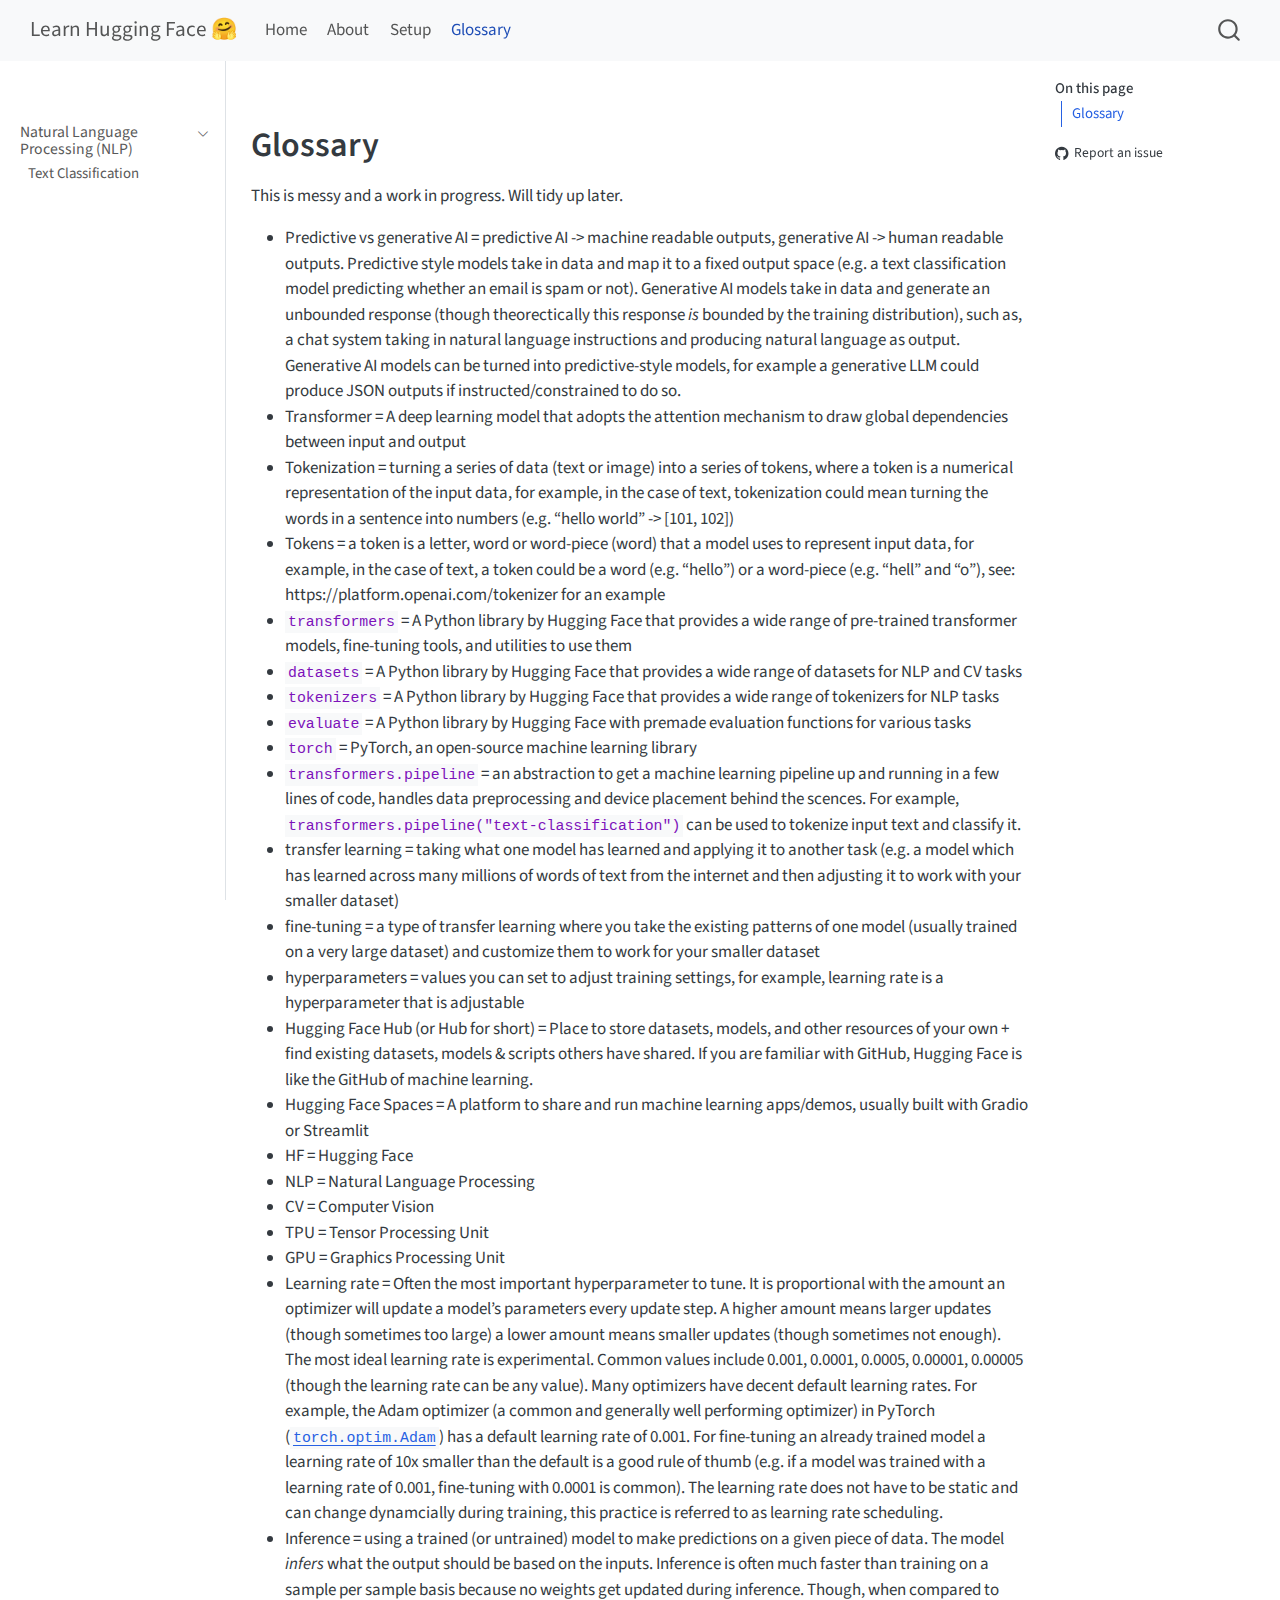
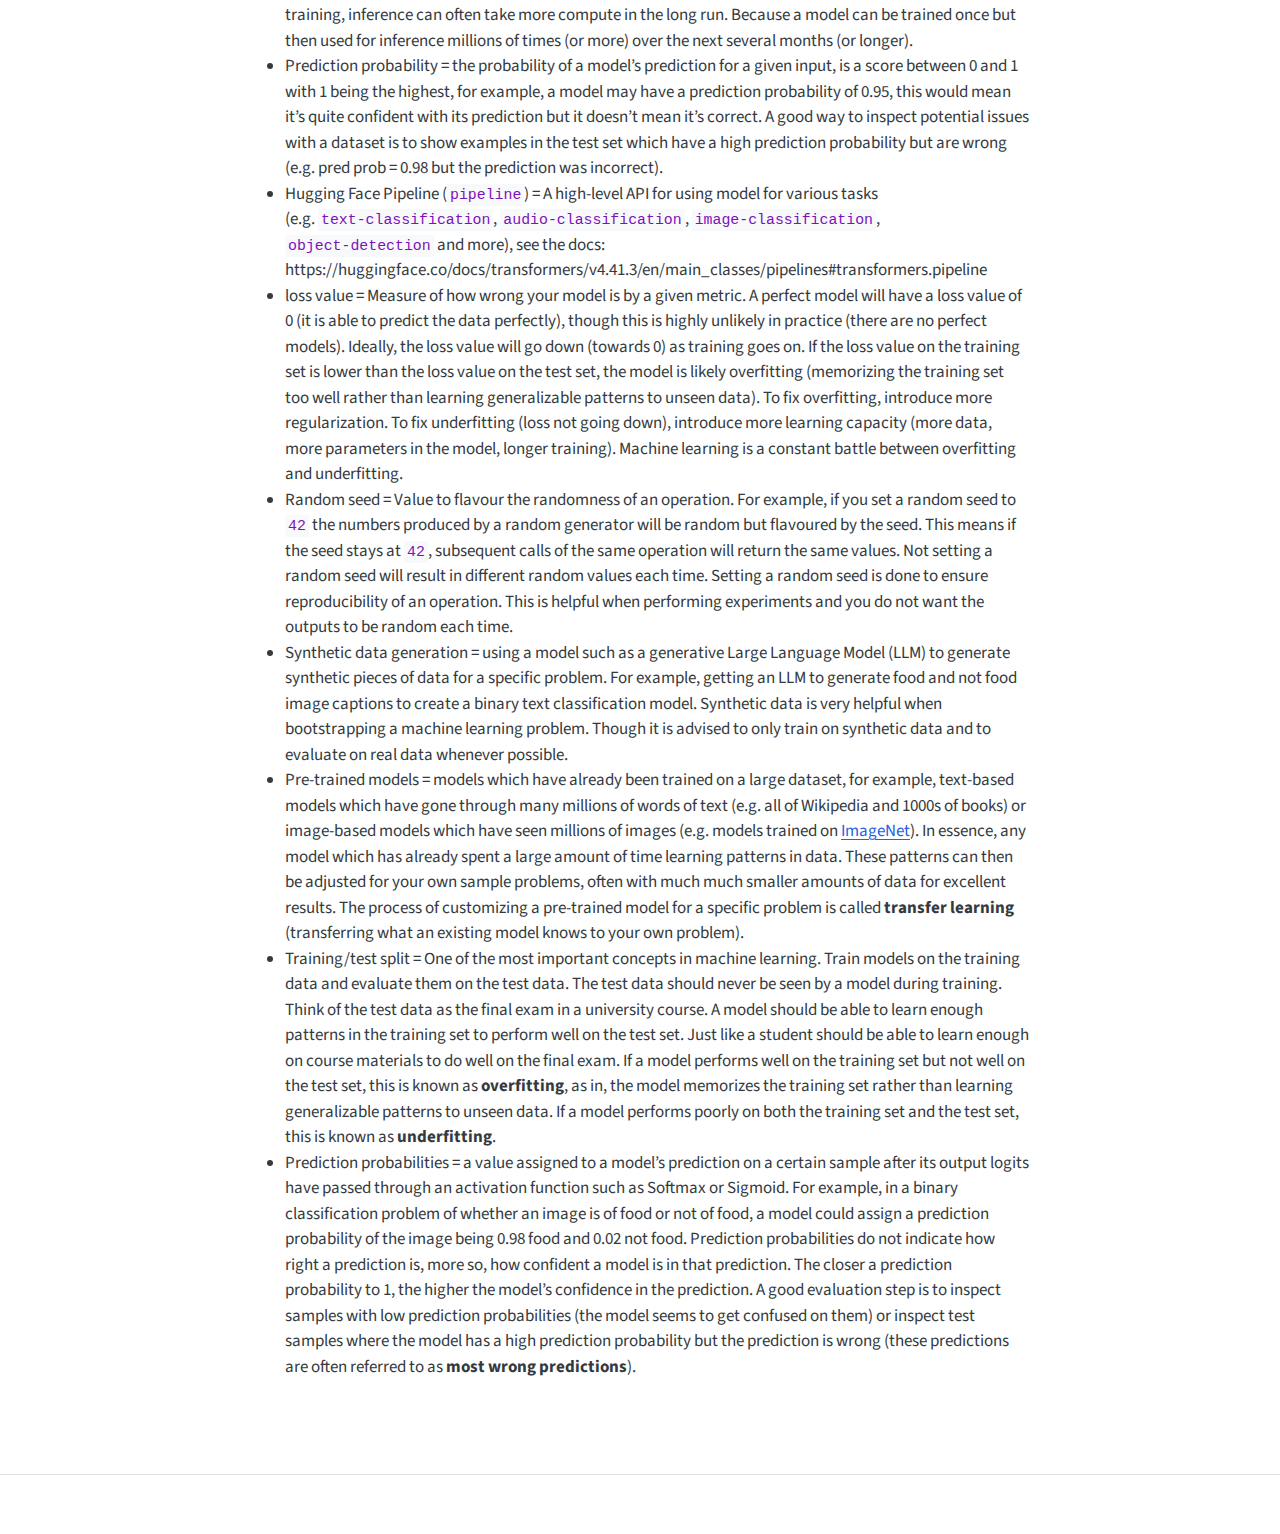
<file: docs/extras/glossary.html>
<!DOCTYPE html>
<html xmlns="http://www.w3.org/1999/xhtml" lang="en" xml:lang="en"><head>

<meta charset="utf-8">
<meta name="generator" content="quarto-1.5.43">

<meta name="viewport" content="width=device-width, initial-scale=1.0, user-scalable=yes">


<title>Learn Hugging Face 🤗 – glossary</title>
<style>
code{white-space: pre-wrap;}
span.smallcaps{font-variant: small-caps;}
div.columns{display: flex; gap: min(4vw, 1.5em);}
div.column{flex: auto; overflow-x: auto;}
div.hanging-indent{margin-left: 1.5em; text-indent: -1.5em;}
ul.task-list{list-style: none;}
ul.task-list li input[type="checkbox"] {
  width: 0.8em;
  margin: 0 0.8em 0.2em -1em; /* quarto-specific, see https://github.com/quarto-dev/quarto-cli/issues/4556 */ 
  vertical-align: middle;
}
</style>


<script src="../site_libs/quarto-nav/quarto-nav.js"></script>
<script src="../site_libs/quarto-nav/headroom.min.js"></script>
<script src="../site_libs/clipboard/clipboard.min.js"></script>
<script src="../site_libs/quarto-search/autocomplete.umd.js"></script>
<script src="../site_libs/quarto-search/fuse.min.js"></script>
<script src="../site_libs/quarto-search/quarto-search.js"></script>
<meta name="quarto:offset" content="../">
<link href="../images/learn-hf-favicon.png" rel="icon" type="image/png">
<script src="../site_libs/quarto-html/quarto.js"></script>
<script src="../site_libs/quarto-html/popper.min.js"></script>
<script src="../site_libs/quarto-html/tippy.umd.min.js"></script>
<script src="../site_libs/quarto-html/anchor.min.js"></script>
<link href="../site_libs/quarto-html/tippy.css" rel="stylesheet">
<link href="../site_libs/quarto-html/quarto-syntax-highlighting.css" rel="stylesheet" id="quarto-text-highlighting-styles">
<script src="../site_libs/bootstrap/bootstrap.min.js"></script>
<link href="../site_libs/bootstrap/bootstrap-icons.css" rel="stylesheet">
<link href="../site_libs/bootstrap/bootstrap.min.css" rel="stylesheet" id="quarto-bootstrap" data-mode="light">
<script id="quarto-search-options" type="application/json">{
  "location": "navbar",
  "copy-button": false,
  "collapse-after": 3,
  "panel-placement": "end",
  "type": "overlay",
  "limit": 50,
  "keyboard-shortcut": [
    "f",
    "/",
    "s"
  ],
  "show-item-context": false,
  "language": {
    "search-no-results-text": "No results",
    "search-matching-documents-text": "matching documents",
    "search-copy-link-title": "Copy link to search",
    "search-hide-matches-text": "Hide additional matches",
    "search-more-match-text": "more match in this document",
    "search-more-matches-text": "more matches in this document",
    "search-clear-button-title": "Clear",
    "search-text-placeholder": "",
    "search-detached-cancel-button-title": "Cancel",
    "search-submit-button-title": "Submit",
    "search-label": "Search"
  }
}</script>


<link rel="stylesheet" href="../styles.css">
<meta property="og:title" content="Learn Hugging Face 🤗">
<meta property="og:description" content="Practical hands-on machine learning tutorials using the Hugging Face ecosystem.">
<meta property="og:image" content="https://huggingface.co/datasets/mrdbourke/learn-hf-images/resolve/main/misc/learn_hf_cover_image.png">
<meta property="og:site_name" content="Learn Hugging Face 🤗">
<meta name="twitter:title" content="Learn Hugging Face 🤗">
<meta name="twitter:description" content="Practical hands-on machine learning tutorials using the Hugging Face ecosystem.">
<meta name="twitter:image" content="https://huggingface.co/datasets/mrdbourke/learn-hf-images/resolve/main/misc/learn_hf_cover_image.png">
<meta name="twitter:card" content="summary_large_image">
</head>

<body class="nav-sidebar docked nav-fixed">

<div id="quarto-search-results"></div>
  <header id="quarto-header" class="headroom fixed-top">
    <nav class="navbar navbar-expand-lg " data-bs-theme="dark">
      <div class="navbar-container container-fluid">
      <div class="navbar-brand-container mx-auto">
    <a class="navbar-brand" href="../index.html">
    <span class="navbar-title">Learn Hugging Face 🤗</span>
    </a>
  </div>
            <div id="quarto-search" class="" title="Search"></div>
          <button class="navbar-toggler" type="button" data-bs-toggle="collapse" data-bs-target="#navbarCollapse" aria-controls="navbarCollapse" role="menu" aria-expanded="false" aria-label="Toggle navigation" onclick="if (window.quartoToggleHeadroom) { window.quartoToggleHeadroom(); }">
  <span class="navbar-toggler-icon"></span>
</button>
          <div class="collapse navbar-collapse" id="navbarCollapse">
            <ul class="navbar-nav navbar-nav-scroll me-auto">
  <li class="nav-item">
    <a class="nav-link" href="../index.html"> 
<span class="menu-text">Home</span></a>
  </li>  
  <li class="nav-item">
    <a class="nav-link" href="../about.html"> 
<span class="menu-text">About</span></a>
  </li>  
  <li class="nav-item">
    <a class="nav-link" href="../extras/setup.html"> 
<span class="menu-text">Setup</span></a>
  </li>  
  <li class="nav-item">
    <a class="nav-link active" href="../extras/glossary.html" aria-current="page"> 
<span class="menu-text">Glossary</span></a>
  </li>  
</ul>
          </div> <!-- /navcollapse -->
            <div class="quarto-navbar-tools">
</div>
      </div> <!-- /container-fluid -->
    </nav>
  <nav class="quarto-secondary-nav">
    <div class="container-fluid d-flex">
      <button type="button" class="quarto-btn-toggle btn" data-bs-toggle="collapse" role="button" data-bs-target=".quarto-sidebar-collapse-item" aria-controls="quarto-sidebar" aria-expanded="false" aria-label="Toggle sidebar navigation" onclick="if (window.quartoToggleHeadroom) { window.quartoToggleHeadroom(); }">
        <i class="bi bi-layout-text-sidebar-reverse"></i>
      </button>
        <nav class="quarto-page-breadcrumbs" aria-label="breadcrumb"><ol class="breadcrumb"></ol></nav>
        <a class="flex-grow-1" role="navigation" data-bs-toggle="collapse" data-bs-target=".quarto-sidebar-collapse-item" aria-controls="quarto-sidebar" aria-expanded="false" aria-label="Toggle sidebar navigation" onclick="if (window.quartoToggleHeadroom) { window.quartoToggleHeadroom(); }">      
        </a>
      <button type="button" class="btn quarto-search-button" aria-label="Search" onclick="window.quartoOpenSearch();">
        <i class="bi bi-search"></i>
      </button>
    </div>
  </nav>
</header>
<!-- content -->
<div id="quarto-content" class="quarto-container page-columns page-rows-contents page-layout-full page-navbar">
<!-- sidebar -->
  <nav id="quarto-sidebar" class="sidebar collapse collapse-horizontal quarto-sidebar-collapse-item sidebar-navigation docked overflow-auto">
        <div class="mt-2 flex-shrink-0 align-items-center">
        <div class="sidebar-search">
        <div id="quarto-search" class="" title="Search"></div>
        </div>
        </div>
    <div class="sidebar-menu-container"> 
    <ul class="list-unstyled mt-1">
        <li class="sidebar-item sidebar-item-section">
      <div class="sidebar-item-container"> 
            <a class="sidebar-item-text sidebar-link text-start" data-bs-toggle="collapse" data-bs-target="#quarto-sidebar-section-1" role="navigation" aria-expanded="true">
 <span class="menu-text">Natural Language Processing (NLP)</span></a>
          <a class="sidebar-item-toggle text-start" data-bs-toggle="collapse" data-bs-target="#quarto-sidebar-section-1" role="navigation" aria-expanded="true" aria-label="Toggle section">
            <i class="bi bi-chevron-right ms-2"></i>
          </a> 
      </div>
      <ul id="quarto-sidebar-section-1" class="collapse list-unstyled sidebar-section depth1 show">  
          <li class="sidebar-item">
  <div class="sidebar-item-container"> 
  <a href="../notebooks/hugging_face_text_classification_tutorial.html" class="sidebar-item-text sidebar-link">
 <span class="menu-text">Text Classification</span></a>
  </div>
</li>
      </ul>
  </li>
    </ul>
    </div>
</nav>
<div id="quarto-sidebar-glass" class="quarto-sidebar-collapse-item" data-bs-toggle="collapse" data-bs-target=".quarto-sidebar-collapse-item"></div>
<!-- margin-sidebar -->
    <div id="quarto-margin-sidebar" class="sidebar margin-sidebar">
        <nav id="TOC" role="doc-toc" class="toc-active">
    <h2 id="toc-title">On this page</h2>
   
  <ul>
  <li><a href="#glossary" id="toc-glossary" class="nav-link active" data-scroll-target="#glossary">Glossary</a></li>
  </ul>
<div class="toc-actions"><ul><li><a href="https://github.com/mrdbourke/learn-huggingface/issues" class="toc-action"><i class="bi bi-github"></i>Report an issue</a></li></ul></div></nav>
    </div>
<!-- main -->
<main class="content column-body" id="quarto-document-content">




<section id="glossary" class="level1">
<h1>Glossary</h1>
<p>This is messy and a work in progress. Will tidy up later.</p>
<ul>
<li>Predictive vs generative AI = predictive AI -&gt; machine readable outputs, generative AI -&gt; human readable outputs. Predictive style models take in data and map it to a fixed output space (e.g.&nbsp;a text classification model predicting whether an email is spam or not). Generative AI models take in data and generate an unbounded response (though theorectically this response <em>is</em> bounded by the training distribution), such as, a chat system taking in natural language instructions and producing natural language as output. Generative AI models can be turned into predictive-style models, for example a generative LLM could produce JSON outputs if instructed/constrained to do so.</li>
<li>Transformer = A deep learning model that adopts the attention mechanism to draw global dependencies between input and output</li>
<li>Tokenization = turning a series of data (text or image) into a series of tokens, where a token is a numerical representation of the input data, for example, in the case of text, tokenization could mean turning the words in a sentence into numbers (e.g.&nbsp;“hello world” -&gt; [101, 102])</li>
<li>Tokens = a token is a letter, word or word-piece (word) that a model uses to represent input data, for example, in the case of text, a token could be a word (e.g.&nbsp;“hello”) or a word-piece (e.g.&nbsp;“hell” and “o”), see: https://platform.openai.com/tokenizer for an example</li>
<li><code>transformers</code> = A Python library by Hugging Face that provides a wide range of pre-trained transformer models, fine-tuning tools, and utilities to use them</li>
<li><code>datasets</code> = A Python library by Hugging Face that provides a wide range of datasets for NLP and CV tasks</li>
<li><code>tokenizers</code> = A Python library by Hugging Face that provides a wide range of tokenizers for NLP tasks</li>
<li><code>evaluate</code> = A Python library by Hugging Face with premade evaluation functions for various tasks</li>
<li><code>torch</code> = PyTorch, an open-source machine learning library</li>
<li><code>transformers.pipeline</code> = an abstraction to get a machine learning pipeline up and running in a few lines of code, handles data preprocessing and device placement behind the scences. For example, <code>transformers.pipeline("text-classification")</code> can be used to tokenize input text and classify it.</li>
<li>transfer learning = taking what one model has learned and applying it to another task (e.g.&nbsp;a model which has learned across many millions of words of text from the internet and then adjusting it to work with your smaller dataset)</li>
<li>fine-tuning = a type of transfer learning where you take the existing patterns of one model (usually trained on a very large dataset) and customize them to work for your smaller dataset</li>
<li>hyperparameters = values you can set to adjust training settings, for example, learning rate is a hyperparameter that is adjustable</li>
<li>Hugging Face Hub (or Hub for short) = Place to store datasets, models, and other resources of your own + find existing datasets, models &amp; scripts others have shared. If you are familiar with GitHub, Hugging Face is like the GitHub of machine learning.</li>
<li>Hugging Face Spaces = A platform to share and run machine learning apps/demos, usually built with Gradio or Streamlit</li>
<li>HF = Hugging Face</li>
<li>NLP = Natural Language Processing</li>
<li>CV = Computer Vision</li>
<li>TPU = Tensor Processing Unit</li>
<li>GPU = Graphics Processing Unit</li>
<li>Learning rate = Often the most important hyperparameter to tune. It is proportional with the amount an optimizer will update a model’s parameters every update step. A higher amount means larger updates (though sometimes too large) a lower amount means smaller updates (though sometimes not enough). The most ideal learning rate is experimental. Common values include 0.001, 0.0001, 0.0005, 0.00001, 0.00005 (though the learning rate can be any value). Many optimizers have decent default learning rates. For example, the Adam optimizer (a common and generally well performing optimizer) in PyTorch (<a href="https://pytorch.org/docs/stable/generated/torch.optim.Adam.html"><code>torch.optim.Adam</code></a>) has a default learning rate of 0.001. For fine-tuning an already trained model a learning rate of 10x smaller than the default is a good rule of thumb (e.g.&nbsp;if a model was trained with a learning rate of 0.001, fine-tuning with 0.0001 is common). The learning rate does not have to be static and can change dynamcially during training, this practice is referred to as learning rate scheduling.</li>
<li>Inference = using a trained (or untrained) model to make predictions on a given piece of data. The model <em>infers</em> what the output should be based on the inputs. Inference is often much faster than training on a sample per sample basis because no weights get updated during inference. Though, when compared to training, inference can often take more compute in the long run. Because a model can be trained once but then used for inference millions of times (or more) over the next several months (or longer).</li>
<li>Prediction probability = the probability of a model’s prediction for a given input, is a score between 0 and 1 with 1 being the highest, for example, a model may have a prediction probability of 0.95, this would mean it’s quite confident with its prediction but it doesn’t mean it’s correct. A good way to inspect potential issues with a dataset is to show examples in the test set which have a high prediction probability but are wrong (e.g.&nbsp;pred prob = 0.98 but the prediction was incorrect).</li>
<li>Hugging Face Pipeline (<code>pipeline</code>) = A high-level API for using model for various tasks (e.g.&nbsp;<code>text-classification</code>, <code>audio-classification</code>, <code>image-classification</code>, <code>object-detection</code> and more), see the docs: https://huggingface.co/docs/transformers/v4.41.3/en/main_classes/pipelines#transformers.pipeline</li>
<li>loss value = Measure of how wrong your model is by a given metric. A perfect model will have a loss value of 0 (it is able to predict the data perfectly), though this is highly unlikely in practice (there are no perfect models). Ideally, the loss value will go down (towards 0) as training goes on. If the loss value on the training set is lower than the loss value on the test set, the model is likely overfitting (memorizing the training set too well rather than learning generalizable patterns to unseen data). To fix overfitting, introduce more regularization. To fix underfitting (loss not going down), introduce more learning capacity (more data, more parameters in the model, longer training). Machine learning is a constant battle between overfitting and underfitting.</li>
<li>Random seed = Value to flavour the randomness of an operation. For example, if you set a random seed to <code>42</code> the numbers produced by a random generator will be random but flavoured by the seed. This means if the seed stays at <code>42</code>, subsequent calls of the same operation will return the same values. Not setting a random seed will result in different random values each time. Setting a random seed is done to ensure reproducibility of an operation. This is helpful when performing experiments and you do not want the outputs to be random each time.</li>
<li>Synthetic data generation = using a model such as a generative Large Language Model (LLM) to generate synthetic pieces of data for a specific problem. For example, getting an LLM to generate food and not food image captions to create a binary text classification model. Synthetic data is very helpful when bootstrapping a machine learning problem. Though it is advised to only train on synthetic data and to evaluate on real data whenever possible.</li>
<li>Pre-trained models = models which have already been trained on a large dataset, for example, text-based models which have gone through many millions of words of text (e.g.&nbsp;all of Wikipedia and 1000s of books) or image-based models which have seen millions of images (e.g.&nbsp;models trained on <a href="https://www.image-net.org/">ImageNet</a>). In essence, any model which has already spent a large amount of time learning patterns in data. These patterns can then be adjusted for your own sample problems, often with much much smaller amounts of data for excellent results. The process of customizing a pre-trained model for a specific problem is called <strong>transfer learning</strong> (transferring what an existing model knows to your own problem).</li>
<li>Training/test split = One of the most important concepts in machine learning. Train models on the training data and evaluate them on the test data. The test data should never be seen by a model during training. Think of the test data as the final exam in a university course. A model should be able to learn enough patterns in the training set to perform well on the test set. Just like a student should be able to learn enough on course materials to do well on the final exam. If a model performs well on the training set but not well on the test set, this is known as <strong>overfitting</strong>, as in, the model memorizes the training set rather than learning generalizable patterns to unseen data. If a model performs poorly on both the training set and the test set, this is known as <strong>underfitting</strong>.<br>
</li>
<li>Prediction probabilities = a value assigned to a model’s prediction on a certain sample after its output logits have passed through an activation function such as Softmax or Sigmoid. For example, in a binary classification problem of whether an image is of food or not of food, a model could assign a prediction probability of the image being 0.98 food and 0.02 not food. Prediction probabilities do not indicate how right a prediction is, more so, how confident a model is in that prediction. The closer a prediction probability to 1, the higher the model’s confidence in the prediction. A good evaluation step is to inspect samples with low prediction probabilities (the model seems to get confused on them) or inspect test samples where the model has a high prediction probability but the prediction is wrong (these predictions are often referred to as <strong>most wrong predictions</strong>).</li>
</ul>


</section>

</main> <!-- /main -->
<script id="quarto-html-after-body" type="application/javascript">
window.document.addEventListener("DOMContentLoaded", function (event) {
  const toggleBodyColorMode = (bsSheetEl) => {
    const mode = bsSheetEl.getAttribute("data-mode");
    const bodyEl = window.document.querySelector("body");
    if (mode === "dark") {
      bodyEl.classList.add("quarto-dark");
      bodyEl.classList.remove("quarto-light");
    } else {
      bodyEl.classList.add("quarto-light");
      bodyEl.classList.remove("quarto-dark");
    }
  }
  const toggleBodyColorPrimary = () => {
    const bsSheetEl = window.document.querySelector("link#quarto-bootstrap");
    if (bsSheetEl) {
      toggleBodyColorMode(bsSheetEl);
    }
  }
  toggleBodyColorPrimary();  
  const icon = "";
  const anchorJS = new window.AnchorJS();
  anchorJS.options = {
    placement: 'right',
    icon: icon
  };
  anchorJS.add('.anchored');
  const isCodeAnnotation = (el) => {
    for (const clz of el.classList) {
      if (clz.startsWith('code-annotation-')) {                     
        return true;
      }
    }
    return false;
  }
  const onCopySuccess = function(e) {
    // button target
    const button = e.trigger;
    // don't keep focus
    button.blur();
    // flash "checked"
    button.classList.add('code-copy-button-checked');
    var currentTitle = button.getAttribute("title");
    button.setAttribute("title", "Copied!");
    let tooltip;
    if (window.bootstrap) {
      button.setAttribute("data-bs-toggle", "tooltip");
      button.setAttribute("data-bs-placement", "left");
      button.setAttribute("data-bs-title", "Copied!");
      tooltip = new bootstrap.Tooltip(button, 
        { trigger: "manual", 
          customClass: "code-copy-button-tooltip",
          offset: [0, -8]});
      tooltip.show();    
    }
    setTimeout(function() {
      if (tooltip) {
        tooltip.hide();
        button.removeAttribute("data-bs-title");
        button.removeAttribute("data-bs-toggle");
        button.removeAttribute("data-bs-placement");
      }
      button.setAttribute("title", currentTitle);
      button.classList.remove('code-copy-button-checked');
    }, 1000);
    // clear code selection
    e.clearSelection();
  }
  const getTextToCopy = function(trigger) {
      const codeEl = trigger.previousElementSibling.cloneNode(true);
      for (const childEl of codeEl.children) {
        if (isCodeAnnotation(childEl)) {
          childEl.remove();
        }
      }
      return codeEl.innerText;
  }
  const clipboard = new window.ClipboardJS('.code-copy-button:not([data-in-quarto-modal])', {
    text: getTextToCopy
  });
  clipboard.on('success', onCopySuccess);
  if (window.document.getElementById('quarto-embedded-source-code-modal')) {
    // For code content inside modals, clipBoardJS needs to be initialized with a container option
    // TODO: Check when it could be a function (https://github.com/zenorocha/clipboard.js/issues/860)
    const clipboardModal = new window.ClipboardJS('.code-copy-button[data-in-quarto-modal]', {
      text: getTextToCopy,
      container: window.document.getElementById('quarto-embedded-source-code-modal')
    });
    clipboardModal.on('success', onCopySuccess);
  }
    var localhostRegex = new RegExp(/^(?:http|https):\/\/localhost\:?[0-9]*\//);
    var mailtoRegex = new RegExp(/^mailto:/);
      var filterRegex = new RegExp("https:\/\/www\.learnhuggingface\.com");
    var isInternal = (href) => {
        return filterRegex.test(href) || localhostRegex.test(href) || mailtoRegex.test(href);
    }
    // Inspect non-navigation links and adorn them if external
 	var links = window.document.querySelectorAll('a[href]:not(.nav-link):not(.navbar-brand):not(.toc-action):not(.sidebar-link):not(.sidebar-item-toggle):not(.pagination-link):not(.no-external):not([aria-hidden]):not(.dropdown-item):not(.quarto-navigation-tool):not(.about-link)');
    for (var i=0; i<links.length; i++) {
      const link = links[i];
      if (!isInternal(link.href)) {
        // undo the damage that might have been done by quarto-nav.js in the case of
        // links that we want to consider external
        if (link.dataset.originalHref !== undefined) {
          link.href = link.dataset.originalHref;
        }
      }
    }
  function tippyHover(el, contentFn, onTriggerFn, onUntriggerFn) {
    const config = {
      allowHTML: true,
      maxWidth: 500,
      delay: 100,
      arrow: false,
      appendTo: function(el) {
          return el.parentElement;
      },
      interactive: true,
      interactiveBorder: 10,
      theme: 'quarto',
      placement: 'bottom-start',
    };
    if (contentFn) {
      config.content = contentFn;
    }
    if (onTriggerFn) {
      config.onTrigger = onTriggerFn;
    }
    if (onUntriggerFn) {
      config.onUntrigger = onUntriggerFn;
    }
    window.tippy(el, config); 
  }
  const noterefs = window.document.querySelectorAll('a[role="doc-noteref"]');
  for (var i=0; i<noterefs.length; i++) {
    const ref = noterefs[i];
    tippyHover(ref, function() {
      // use id or data attribute instead here
      let href = ref.getAttribute('data-footnote-href') || ref.getAttribute('href');
      try { href = new URL(href).hash; } catch {}
      const id = href.replace(/^#\/?/, "");
      const note = window.document.getElementById(id);
      if (note) {
        return note.innerHTML;
      } else {
        return "";
      }
    });
  }
  const xrefs = window.document.querySelectorAll('a.quarto-xref');
  const processXRef = (id, note) => {
    // Strip column container classes
    const stripColumnClz = (el) => {
      el.classList.remove("page-full", "page-columns");
      if (el.children) {
        for (const child of el.children) {
          stripColumnClz(child);
        }
      }
    }
    stripColumnClz(note)
    if (id === null || id.startsWith('sec-')) {
      // Special case sections, only their first couple elements
      const container = document.createElement("div");
      if (note.children && note.children.length > 2) {
        container.appendChild(note.children[0].cloneNode(true));
        for (let i = 1; i < note.children.length; i++) {
          const child = note.children[i];
          if (child.tagName === "P" && child.innerText === "") {
            continue;
          } else {
            container.appendChild(child.cloneNode(true));
            break;
          }
        }
        if (window.Quarto?.typesetMath) {
          window.Quarto.typesetMath(container);
        }
        return container.innerHTML
      } else {
        if (window.Quarto?.typesetMath) {
          window.Quarto.typesetMath(note);
        }
        return note.innerHTML;
      }
    } else {
      // Remove any anchor links if they are present
      const anchorLink = note.querySelector('a.anchorjs-link');
      if (anchorLink) {
        anchorLink.remove();
      }
      if (window.Quarto?.typesetMath) {
        window.Quarto.typesetMath(note);
      }
      // TODO in 1.5, we should make sure this works without a callout special case
      if (note.classList.contains("callout")) {
        return note.outerHTML;
      } else {
        return note.innerHTML;
      }
    }
  }
  for (var i=0; i<xrefs.length; i++) {
    const xref = xrefs[i];
    tippyHover(xref, undefined, function(instance) {
      instance.disable();
      let url = xref.getAttribute('href');
      let hash = undefined; 
      if (url.startsWith('#')) {
        hash = url;
      } else {
        try { hash = new URL(url).hash; } catch {}
      }
      if (hash) {
        const id = hash.replace(/^#\/?/, "");
        const note = window.document.getElementById(id);
        if (note !== null) {
          try {
            const html = processXRef(id, note.cloneNode(true));
            instance.setContent(html);
          } finally {
            instance.enable();
            instance.show();
          }
        } else {
          // See if we can fetch this
          fetch(url.split('#')[0])
          .then(res => res.text())
          .then(html => {
            const parser = new DOMParser();
            const htmlDoc = parser.parseFromString(html, "text/html");
            const note = htmlDoc.getElementById(id);
            if (note !== null) {
              const html = processXRef(id, note);
              instance.setContent(html);
            } 
          }).finally(() => {
            instance.enable();
            instance.show();
          });
        }
      } else {
        // See if we can fetch a full url (with no hash to target)
        // This is a special case and we should probably do some content thinning / targeting
        fetch(url)
        .then(res => res.text())
        .then(html => {
          const parser = new DOMParser();
          const htmlDoc = parser.parseFromString(html, "text/html");
          const note = htmlDoc.querySelector('main.content');
          if (note !== null) {
            // This should only happen for chapter cross references
            // (since there is no id in the URL)
            // remove the first header
            if (note.children.length > 0 && note.children[0].tagName === "HEADER") {
              note.children[0].remove();
            }
            const html = processXRef(null, note);
            instance.setContent(html);
          } 
        }).finally(() => {
          instance.enable();
          instance.show();
        });
      }
    }, function(instance) {
    });
  }
      let selectedAnnoteEl;
      const selectorForAnnotation = ( cell, annotation) => {
        let cellAttr = 'data-code-cell="' + cell + '"';
        let lineAttr = 'data-code-annotation="' +  annotation + '"';
        const selector = 'span[' + cellAttr + '][' + lineAttr + ']';
        return selector;
      }
      const selectCodeLines = (annoteEl) => {
        const doc = window.document;
        const targetCell = annoteEl.getAttribute("data-target-cell");
        const targetAnnotation = annoteEl.getAttribute("data-target-annotation");
        const annoteSpan = window.document.querySelector(selectorForAnnotation(targetCell, targetAnnotation));
        const lines = annoteSpan.getAttribute("data-code-lines").split(",");
        const lineIds = lines.map((line) => {
          return targetCell + "-" + line;
        })
        let top = null;
        let height = null;
        let parent = null;
        if (lineIds.length > 0) {
            //compute the position of the single el (top and bottom and make a div)
            const el = window.document.getElementById(lineIds[0]);
            top = el.offsetTop;
            height = el.offsetHeight;
            parent = el.parentElement.parentElement;
          if (lineIds.length > 1) {
            const lastEl = window.document.getElementById(lineIds[lineIds.length - 1]);
            const bottom = lastEl.offsetTop + lastEl.offsetHeight;
            height = bottom - top;
          }
          if (top !== null && height !== null && parent !== null) {
            // cook up a div (if necessary) and position it 
            let div = window.document.getElementById("code-annotation-line-highlight");
            if (div === null) {
              div = window.document.createElement("div");
              div.setAttribute("id", "code-annotation-line-highlight");
              div.style.position = 'absolute';
              parent.appendChild(div);
            }
            div.style.top = top - 2 + "px";
            div.style.height = height + 4 + "px";
            div.style.left = 0;
            let gutterDiv = window.document.getElementById("code-annotation-line-highlight-gutter");
            if (gutterDiv === null) {
              gutterDiv = window.document.createElement("div");
              gutterDiv.setAttribute("id", "code-annotation-line-highlight-gutter");
              gutterDiv.style.position = 'absolute';
              const codeCell = window.document.getElementById(targetCell);
              const gutter = codeCell.querySelector('.code-annotation-gutter');
              gutter.appendChild(gutterDiv);
            }
            gutterDiv.style.top = top - 2 + "px";
            gutterDiv.style.height = height + 4 + "px";
          }
          selectedAnnoteEl = annoteEl;
        }
      };
      const unselectCodeLines = () => {
        const elementsIds = ["code-annotation-line-highlight", "code-annotation-line-highlight-gutter"];
        elementsIds.forEach((elId) => {
          const div = window.document.getElementById(elId);
          if (div) {
            div.remove();
          }
        });
        selectedAnnoteEl = undefined;
      };
        // Handle positioning of the toggle
    window.addEventListener(
      "resize",
      throttle(() => {
        elRect = undefined;
        if (selectedAnnoteEl) {
          selectCodeLines(selectedAnnoteEl);
        }
      }, 10)
    );
    function throttle(fn, ms) {
    let throttle = false;
    let timer;
      return (...args) => {
        if(!throttle) { // first call gets through
            fn.apply(this, args);
            throttle = true;
        } else { // all the others get throttled
            if(timer) clearTimeout(timer); // cancel #2
            timer = setTimeout(() => {
              fn.apply(this, args);
              timer = throttle = false;
            }, ms);
        }
      };
    }
      // Attach click handler to the DT
      const annoteDls = window.document.querySelectorAll('dt[data-target-cell]');
      for (const annoteDlNode of annoteDls) {
        annoteDlNode.addEventListener('click', (event) => {
          const clickedEl = event.target;
          if (clickedEl !== selectedAnnoteEl) {
            unselectCodeLines();
            const activeEl = window.document.querySelector('dt[data-target-cell].code-annotation-active');
            if (activeEl) {
              activeEl.classList.remove('code-annotation-active');
            }
            selectCodeLines(clickedEl);
            clickedEl.classList.add('code-annotation-active');
          } else {
            // Unselect the line
            unselectCodeLines();
            clickedEl.classList.remove('code-annotation-active');
          }
        });
      }
  const findCites = (el) => {
    const parentEl = el.parentElement;
    if (parentEl) {
      const cites = parentEl.dataset.cites;
      if (cites) {
        return {
          el,
          cites: cites.split(' ')
        };
      } else {
        return findCites(el.parentElement)
      }
    } else {
      return undefined;
    }
  };
  var bibliorefs = window.document.querySelectorAll('a[role="doc-biblioref"]');
  for (var i=0; i<bibliorefs.length; i++) {
    const ref = bibliorefs[i];
    const citeInfo = findCites(ref);
    if (citeInfo) {
      tippyHover(citeInfo.el, function() {
        var popup = window.document.createElement('div');
        citeInfo.cites.forEach(function(cite) {
          var citeDiv = window.document.createElement('div');
          citeDiv.classList.add('hanging-indent');
          citeDiv.classList.add('csl-entry');
          var biblioDiv = window.document.getElementById('ref-' + cite);
          if (biblioDiv) {
            citeDiv.innerHTML = biblioDiv.innerHTML;
          }
          popup.appendChild(citeDiv);
        });
        return popup.innerHTML;
      });
    }
  }
});
</script>
</div> <!-- /content -->




<footer class="footer"><div class="nav-footer"><div class="nav-footer-center"><div class="toc-actions d-sm-block d-md-none"><ul><li><a href="https://github.com/mrdbourke/learn-huggingface/issues" class="toc-action"><i class="bi bi-github"></i>Report an issue</a></li></ul></div></div></div></footer></body></html>
</file>
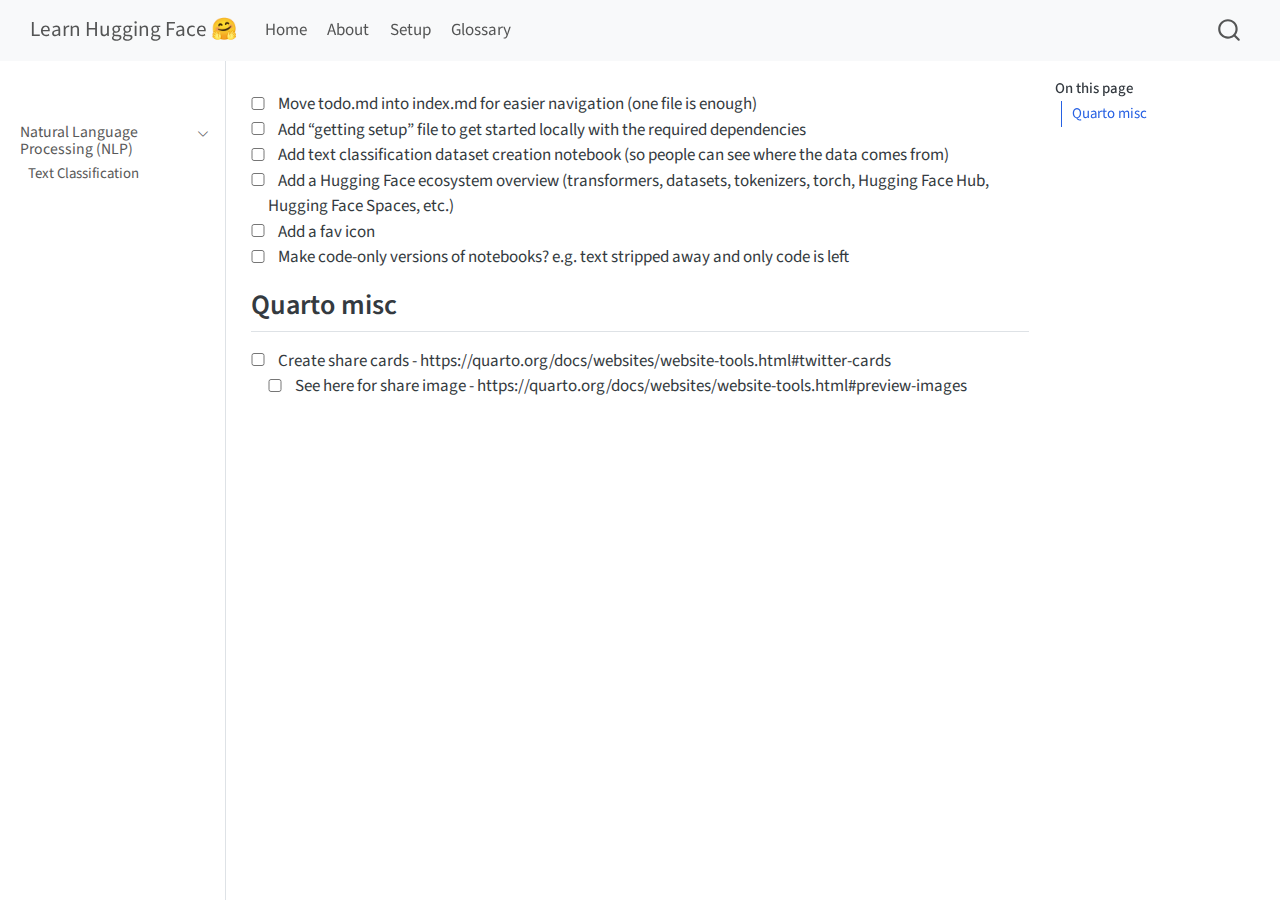
<file: docs/extras/todo.html>
<!DOCTYPE html>
<html xmlns="http://www.w3.org/1999/xhtml" lang="en" xml:lang="en"><head>

<meta charset="utf-8">
<meta name="generator" content="quarto-1.5.43">

<meta name="viewport" content="width=device-width, initial-scale=1.0, user-scalable=yes">


<title>Learn Hugging Face 🤗 – todo</title>
<style>
code{white-space: pre-wrap;}
span.smallcaps{font-variant: small-caps;}
div.columns{display: flex; gap: min(4vw, 1.5em);}
div.column{flex: auto; overflow-x: auto;}
div.hanging-indent{margin-left: 1.5em; text-indent: -1.5em;}
ul.task-list{list-style: none;}
ul.task-list li input[type="checkbox"] {
  width: 0.8em;
  margin: 0 0.8em 0.2em -1em; /* quarto-specific, see https://github.com/quarto-dev/quarto-cli/issues/4556 */ 
  vertical-align: middle;
}
</style>


<script src="../site_libs/quarto-nav/quarto-nav.js"></script>
<script src="../site_libs/quarto-nav/headroom.min.js"></script>
<script src="../site_libs/clipboard/clipboard.min.js"></script>
<script src="../site_libs/quarto-search/autocomplete.umd.js"></script>
<script src="../site_libs/quarto-search/fuse.min.js"></script>
<script src="../site_libs/quarto-search/quarto-search.js"></script>
<meta name="quarto:offset" content="../">
<link href="../images/learn-hf-favicon.png" rel="icon" type="image/png">
<script src="../site_libs/quarto-html/quarto.js"></script>
<script src="../site_libs/quarto-html/popper.min.js"></script>
<script src="../site_libs/quarto-html/tippy.umd.min.js"></script>
<script src="../site_libs/quarto-html/anchor.min.js"></script>
<link href="../site_libs/quarto-html/tippy.css" rel="stylesheet">
<link href="../site_libs/quarto-html/quarto-syntax-highlighting.css" rel="stylesheet" id="quarto-text-highlighting-styles">
<script src="../site_libs/bootstrap/bootstrap.min.js"></script>
<link href="../site_libs/bootstrap/bootstrap-icons.css" rel="stylesheet">
<link href="../site_libs/bootstrap/bootstrap.min.css" rel="stylesheet" id="quarto-bootstrap" data-mode="light">
<script id="quarto-search-options" type="application/json">{
  "location": "navbar",
  "copy-button": false,
  "collapse-after": 3,
  "panel-placement": "end",
  "type": "overlay",
  "limit": 50,
  "keyboard-shortcut": [
    "f",
    "/",
    "s"
  ],
  "show-item-context": false,
  "language": {
    "search-no-results-text": "No results",
    "search-matching-documents-text": "matching documents",
    "search-copy-link-title": "Copy link to search",
    "search-hide-matches-text": "Hide additional matches",
    "search-more-match-text": "more match in this document",
    "search-more-matches-text": "more matches in this document",
    "search-clear-button-title": "Clear",
    "search-text-placeholder": "",
    "search-detached-cancel-button-title": "Cancel",
    "search-submit-button-title": "Submit",
    "search-label": "Search"
  }
}</script>


<link rel="stylesheet" href="../styles.css">
<meta property="og:title" content="Learn Hugging Face 🤗">
<meta property="og:site_name" content="Learn Hugging Face 🤗">
<meta name="twitter:title" content="Learn Hugging Face 🤗">
<meta name="twitter:card" content="summary">
</head>

<body class="nav-sidebar docked nav-fixed">

<div id="quarto-search-results"></div>
  <header id="quarto-header" class="headroom fixed-top">
    <nav class="navbar navbar-expand-lg " data-bs-theme="dark">
      <div class="navbar-container container-fluid">
      <div class="navbar-brand-container mx-auto">
    <a class="navbar-brand" href="../index.html">
    <span class="navbar-title">Learn Hugging Face 🤗</span>
    </a>
  </div>
            <div id="quarto-search" class="" title="Search"></div>
          <button class="navbar-toggler" type="button" data-bs-toggle="collapse" data-bs-target="#navbarCollapse" aria-controls="navbarCollapse" role="menu" aria-expanded="false" aria-label="Toggle navigation" onclick="if (window.quartoToggleHeadroom) { window.quartoToggleHeadroom(); }">
  <span class="navbar-toggler-icon"></span>
</button>
          <div class="collapse navbar-collapse" id="navbarCollapse">
            <ul class="navbar-nav navbar-nav-scroll me-auto">
  <li class="nav-item">
    <a class="nav-link" href="../index.html"> 
<span class="menu-text">Home</span></a>
  </li>  
  <li class="nav-item">
    <a class="nav-link" href="../about.html"> 
<span class="menu-text">About</span></a>
  </li>  
  <li class="nav-item">
    <a class="nav-link" href="../extras/setup.html"> 
<span class="menu-text">Setup</span></a>
  </li>  
  <li class="nav-item">
    <a class="nav-link" href="../extras/glossary.html"> 
<span class="menu-text">Glossary</span></a>
  </li>  
</ul>
          </div> <!-- /navcollapse -->
            <div class="quarto-navbar-tools">
</div>
      </div> <!-- /container-fluid -->
    </nav>
  <nav class="quarto-secondary-nav">
    <div class="container-fluid d-flex">
      <button type="button" class="quarto-btn-toggle btn" data-bs-toggle="collapse" role="button" data-bs-target=".quarto-sidebar-collapse-item" aria-controls="quarto-sidebar" aria-expanded="false" aria-label="Toggle sidebar navigation" onclick="if (window.quartoToggleHeadroom) { window.quartoToggleHeadroom(); }">
        <i class="bi bi-layout-text-sidebar-reverse"></i>
      </button>
        <nav class="quarto-page-breadcrumbs" aria-label="breadcrumb"><ol class="breadcrumb"></ol></nav>
        <a class="flex-grow-1" role="navigation" data-bs-toggle="collapse" data-bs-target=".quarto-sidebar-collapse-item" aria-controls="quarto-sidebar" aria-expanded="false" aria-label="Toggle sidebar navigation" onclick="if (window.quartoToggleHeadroom) { window.quartoToggleHeadroom(); }">      
        </a>
      <button type="button" class="btn quarto-search-button" aria-label="Search" onclick="window.quartoOpenSearch();">
        <i class="bi bi-search"></i>
      </button>
    </div>
  </nav>
</header>
<!-- content -->
<div id="quarto-content" class="quarto-container page-columns page-rows-contents page-layout-full page-navbar">
<!-- sidebar -->
  <nav id="quarto-sidebar" class="sidebar collapse collapse-horizontal quarto-sidebar-collapse-item sidebar-navigation docked overflow-auto">
        <div class="mt-2 flex-shrink-0 align-items-center">
        <div class="sidebar-search">
        <div id="quarto-search" class="" title="Search"></div>
        </div>
        </div>
    <div class="sidebar-menu-container"> 
    <ul class="list-unstyled mt-1">
        <li class="sidebar-item sidebar-item-section">
      <div class="sidebar-item-container"> 
            <a class="sidebar-item-text sidebar-link text-start" data-bs-toggle="collapse" data-bs-target="#quarto-sidebar-section-1" role="navigation" aria-expanded="true">
 <span class="menu-text">Natural Language Processing (NLP)</span></a>
          <a class="sidebar-item-toggle text-start" data-bs-toggle="collapse" data-bs-target="#quarto-sidebar-section-1" role="navigation" aria-expanded="true" aria-label="Toggle section">
            <i class="bi bi-chevron-right ms-2"></i>
          </a> 
      </div>
      <ul id="quarto-sidebar-section-1" class="collapse list-unstyled sidebar-section depth1 show">  
          <li class="sidebar-item">
  <div class="sidebar-item-container"> 
  <a href="../notebooks/hugging_face_text_classification_tutorial.html" class="sidebar-item-text sidebar-link">
 <span class="menu-text">Text Classification</span></a>
  </div>
</li>
      </ul>
  </li>
    </ul>
    </div>
</nav>
<div id="quarto-sidebar-glass" class="quarto-sidebar-collapse-item" data-bs-toggle="collapse" data-bs-target=".quarto-sidebar-collapse-item"></div>
<!-- margin-sidebar -->
    <div id="quarto-margin-sidebar" class="sidebar margin-sidebar">
        <nav id="TOC" role="doc-toc" class="toc-active">
    <h2 id="toc-title">On this page</h2>
   
  <ul>
  <li><a href="#quarto-misc" id="toc-quarto-misc" class="nav-link active" data-scroll-target="#quarto-misc">Quarto misc</a></li>
  </ul>
</nav>
    </div>
<!-- main -->
<main class="content column-body" id="quarto-document-content">




<ul class="task-list">
<li><label><input type="checkbox">Move todo.md into index.md for easier navigation (one file is enough)</label></li>
<li><label><input type="checkbox">Add “getting setup” file to get started locally with the required dependencies</label></li>
<li><label><input type="checkbox">Add text classification dataset creation notebook (so people can see where the data comes from)</label></li>
<li><label><input type="checkbox">Add a Hugging Face ecosystem overview (transformers, datasets, tokenizers, torch, Hugging Face Hub, Hugging Face Spaces, etc.)</label></li>
<li><label><input type="checkbox">Add a fav icon</label></li>
<li><label><input type="checkbox">Make code-only versions of notebooks? e.g.&nbsp;text stripped away and only code is left</label></li>
</ul>
<section id="quarto-misc" class="level2">
<h2 class="anchored" data-anchor-id="quarto-misc">Quarto misc</h2>
<ul class="task-list">
<li><label><input type="checkbox">Create share cards - https://quarto.org/docs/websites/website-tools.html#twitter-cards</label>
<ul class="task-list">
<li><label><input type="checkbox">See here for share image - https://quarto.org/docs/websites/website-tools.html#preview-images</label></li>
</ul></li>
</ul>


</section>

</main> <!-- /main -->
<script id="quarto-html-after-body" type="application/javascript">
window.document.addEventListener("DOMContentLoaded", function (event) {
  const toggleBodyColorMode = (bsSheetEl) => {
    const mode = bsSheetEl.getAttribute("data-mode");
    const bodyEl = window.document.querySelector("body");
    if (mode === "dark") {
      bodyEl.classList.add("quarto-dark");
      bodyEl.classList.remove("quarto-light");
    } else {
      bodyEl.classList.add("quarto-light");
      bodyEl.classList.remove("quarto-dark");
    }
  }
  const toggleBodyColorPrimary = () => {
    const bsSheetEl = window.document.querySelector("link#quarto-bootstrap");
    if (bsSheetEl) {
      toggleBodyColorMode(bsSheetEl);
    }
  }
  toggleBodyColorPrimary();  
  const icon = "";
  const anchorJS = new window.AnchorJS();
  anchorJS.options = {
    placement: 'right',
    icon: icon
  };
  anchorJS.add('.anchored');
  const isCodeAnnotation = (el) => {
    for (const clz of el.classList) {
      if (clz.startsWith('code-annotation-')) {                     
        return true;
      }
    }
    return false;
  }
  const onCopySuccess = function(e) {
    // button target
    const button = e.trigger;
    // don't keep focus
    button.blur();
    // flash "checked"
    button.classList.add('code-copy-button-checked');
    var currentTitle = button.getAttribute("title");
    button.setAttribute("title", "Copied!");
    let tooltip;
    if (window.bootstrap) {
      button.setAttribute("data-bs-toggle", "tooltip");
      button.setAttribute("data-bs-placement", "left");
      button.setAttribute("data-bs-title", "Copied!");
      tooltip = new bootstrap.Tooltip(button, 
        { trigger: "manual", 
          customClass: "code-copy-button-tooltip",
          offset: [0, -8]});
      tooltip.show();    
    }
    setTimeout(function() {
      if (tooltip) {
        tooltip.hide();
        button.removeAttribute("data-bs-title");
        button.removeAttribute("data-bs-toggle");
        button.removeAttribute("data-bs-placement");
      }
      button.setAttribute("title", currentTitle);
      button.classList.remove('code-copy-button-checked');
    }, 1000);
    // clear code selection
    e.clearSelection();
  }
  const getTextToCopy = function(trigger) {
      const codeEl = trigger.previousElementSibling.cloneNode(true);
      for (const childEl of codeEl.children) {
        if (isCodeAnnotation(childEl)) {
          childEl.remove();
        }
      }
      return codeEl.innerText;
  }
  const clipboard = new window.ClipboardJS('.code-copy-button:not([data-in-quarto-modal])', {
    text: getTextToCopy
  });
  clipboard.on('success', onCopySuccess);
  if (window.document.getElementById('quarto-embedded-source-code-modal')) {
    // For code content inside modals, clipBoardJS needs to be initialized with a container option
    // TODO: Check when it could be a function (https://github.com/zenorocha/clipboard.js/issues/860)
    const clipboardModal = new window.ClipboardJS('.code-copy-button[data-in-quarto-modal]', {
      text: getTextToCopy,
      container: window.document.getElementById('quarto-embedded-source-code-modal')
    });
    clipboardModal.on('success', onCopySuccess);
  }
    var localhostRegex = new RegExp(/^(?:http|https):\/\/localhost\:?[0-9]*\//);
    var mailtoRegex = new RegExp(/^mailto:/);
      var filterRegex = new RegExp('/' + window.location.host + '/');
    var isInternal = (href) => {
        return filterRegex.test(href) || localhostRegex.test(href) || mailtoRegex.test(href);
    }
    // Inspect non-navigation links and adorn them if external
 	var links = window.document.querySelectorAll('a[href]:not(.nav-link):not(.navbar-brand):not(.toc-action):not(.sidebar-link):not(.sidebar-item-toggle):not(.pagination-link):not(.no-external):not([aria-hidden]):not(.dropdown-item):not(.quarto-navigation-tool):not(.about-link)');
    for (var i=0; i<links.length; i++) {
      const link = links[i];
      if (!isInternal(link.href)) {
        // undo the damage that might have been done by quarto-nav.js in the case of
        // links that we want to consider external
        if (link.dataset.originalHref !== undefined) {
          link.href = link.dataset.originalHref;
        }
      }
    }
  function tippyHover(el, contentFn, onTriggerFn, onUntriggerFn) {
    const config = {
      allowHTML: true,
      maxWidth: 500,
      delay: 100,
      arrow: false,
      appendTo: function(el) {
          return el.parentElement;
      },
      interactive: true,
      interactiveBorder: 10,
      theme: 'quarto',
      placement: 'bottom-start',
    };
    if (contentFn) {
      config.content = contentFn;
    }
    if (onTriggerFn) {
      config.onTrigger = onTriggerFn;
    }
    if (onUntriggerFn) {
      config.onUntrigger = onUntriggerFn;
    }
    window.tippy(el, config); 
  }
  const noterefs = window.document.querySelectorAll('a[role="doc-noteref"]');
  for (var i=0; i<noterefs.length; i++) {
    const ref = noterefs[i];
    tippyHover(ref, function() {
      // use id or data attribute instead here
      let href = ref.getAttribute('data-footnote-href') || ref.getAttribute('href');
      try { href = new URL(href).hash; } catch {}
      const id = href.replace(/^#\/?/, "");
      const note = window.document.getElementById(id);
      if (note) {
        return note.innerHTML;
      } else {
        return "";
      }
    });
  }
  const xrefs = window.document.querySelectorAll('a.quarto-xref');
  const processXRef = (id, note) => {
    // Strip column container classes
    const stripColumnClz = (el) => {
      el.classList.remove("page-full", "page-columns");
      if (el.children) {
        for (const child of el.children) {
          stripColumnClz(child);
        }
      }
    }
    stripColumnClz(note)
    if (id === null || id.startsWith('sec-')) {
      // Special case sections, only their first couple elements
      const container = document.createElement("div");
      if (note.children && note.children.length > 2) {
        container.appendChild(note.children[0].cloneNode(true));
        for (let i = 1; i < note.children.length; i++) {
          const child = note.children[i];
          if (child.tagName === "P" && child.innerText === "") {
            continue;
          } else {
            container.appendChild(child.cloneNode(true));
            break;
          }
        }
        if (window.Quarto?.typesetMath) {
          window.Quarto.typesetMath(container);
        }
        return container.innerHTML
      } else {
        if (window.Quarto?.typesetMath) {
          window.Quarto.typesetMath(note);
        }
        return note.innerHTML;
      }
    } else {
      // Remove any anchor links if they are present
      const anchorLink = note.querySelector('a.anchorjs-link');
      if (anchorLink) {
        anchorLink.remove();
      }
      if (window.Quarto?.typesetMath) {
        window.Quarto.typesetMath(note);
      }
      // TODO in 1.5, we should make sure this works without a callout special case
      if (note.classList.contains("callout")) {
        return note.outerHTML;
      } else {
        return note.innerHTML;
      }
    }
  }
  for (var i=0; i<xrefs.length; i++) {
    const xref = xrefs[i];
    tippyHover(xref, undefined, function(instance) {
      instance.disable();
      let url = xref.getAttribute('href');
      let hash = undefined; 
      if (url.startsWith('#')) {
        hash = url;
      } else {
        try { hash = new URL(url).hash; } catch {}
      }
      if (hash) {
        const id = hash.replace(/^#\/?/, "");
        const note = window.document.getElementById(id);
        if (note !== null) {
          try {
            const html = processXRef(id, note.cloneNode(true));
            instance.setContent(html);
          } finally {
            instance.enable();
            instance.show();
          }
        } else {
          // See if we can fetch this
          fetch(url.split('#')[0])
          .then(res => res.text())
          .then(html => {
            const parser = new DOMParser();
            const htmlDoc = parser.parseFromString(html, "text/html");
            const note = htmlDoc.getElementById(id);
            if (note !== null) {
              const html = processXRef(id, note);
              instance.setContent(html);
            } 
          }).finally(() => {
            instance.enable();
            instance.show();
          });
        }
      } else {
        // See if we can fetch a full url (with no hash to target)
        // This is a special case and we should probably do some content thinning / targeting
        fetch(url)
        .then(res => res.text())
        .then(html => {
          const parser = new DOMParser();
          const htmlDoc = parser.parseFromString(html, "text/html");
          const note = htmlDoc.querySelector('main.content');
          if (note !== null) {
            // This should only happen for chapter cross references
            // (since there is no id in the URL)
            // remove the first header
            if (note.children.length > 0 && note.children[0].tagName === "HEADER") {
              note.children[0].remove();
            }
            const html = processXRef(null, note);
            instance.setContent(html);
          } 
        }).finally(() => {
          instance.enable();
          instance.show();
        });
      }
    }, function(instance) {
    });
  }
      let selectedAnnoteEl;
      const selectorForAnnotation = ( cell, annotation) => {
        let cellAttr = 'data-code-cell="' + cell + '"';
        let lineAttr = 'data-code-annotation="' +  annotation + '"';
        const selector = 'span[' + cellAttr + '][' + lineAttr + ']';
        return selector;
      }
      const selectCodeLines = (annoteEl) => {
        const doc = window.document;
        const targetCell = annoteEl.getAttribute("data-target-cell");
        const targetAnnotation = annoteEl.getAttribute("data-target-annotation");
        const annoteSpan = window.document.querySelector(selectorForAnnotation(targetCell, targetAnnotation));
        const lines = annoteSpan.getAttribute("data-code-lines").split(",");
        const lineIds = lines.map((line) => {
          return targetCell + "-" + line;
        })
        let top = null;
        let height = null;
        let parent = null;
        if (lineIds.length > 0) {
            //compute the position of the single el (top and bottom and make a div)
            const el = window.document.getElementById(lineIds[0]);
            top = el.offsetTop;
            height = el.offsetHeight;
            parent = el.parentElement.parentElement;
          if (lineIds.length > 1) {
            const lastEl = window.document.getElementById(lineIds[lineIds.length - 1]);
            const bottom = lastEl.offsetTop + lastEl.offsetHeight;
            height = bottom - top;
          }
          if (top !== null && height !== null && parent !== null) {
            // cook up a div (if necessary) and position it 
            let div = window.document.getElementById("code-annotation-line-highlight");
            if (div === null) {
              div = window.document.createElement("div");
              div.setAttribute("id", "code-annotation-line-highlight");
              div.style.position = 'absolute';
              parent.appendChild(div);
            }
            div.style.top = top - 2 + "px";
            div.style.height = height + 4 + "px";
            div.style.left = 0;
            let gutterDiv = window.document.getElementById("code-annotation-line-highlight-gutter");
            if (gutterDiv === null) {
              gutterDiv = window.document.createElement("div");
              gutterDiv.setAttribute("id", "code-annotation-line-highlight-gutter");
              gutterDiv.style.position = 'absolute';
              const codeCell = window.document.getElementById(targetCell);
              const gutter = codeCell.querySelector('.code-annotation-gutter');
              gutter.appendChild(gutterDiv);
            }
            gutterDiv.style.top = top - 2 + "px";
            gutterDiv.style.height = height + 4 + "px";
          }
          selectedAnnoteEl = annoteEl;
        }
      };
      const unselectCodeLines = () => {
        const elementsIds = ["code-annotation-line-highlight", "code-annotation-line-highlight-gutter"];
        elementsIds.forEach((elId) => {
          const div = window.document.getElementById(elId);
          if (div) {
            div.remove();
          }
        });
        selectedAnnoteEl = undefined;
      };
        // Handle positioning of the toggle
    window.addEventListener(
      "resize",
      throttle(() => {
        elRect = undefined;
        if (selectedAnnoteEl) {
          selectCodeLines(selectedAnnoteEl);
        }
      }, 10)
    );
    function throttle(fn, ms) {
    let throttle = false;
    let timer;
      return (...args) => {
        if(!throttle) { // first call gets through
            fn.apply(this, args);
            throttle = true;
        } else { // all the others get throttled
            if(timer) clearTimeout(timer); // cancel #2
            timer = setTimeout(() => {
              fn.apply(this, args);
              timer = throttle = false;
            }, ms);
        }
      };
    }
      // Attach click handler to the DT
      const annoteDls = window.document.querySelectorAll('dt[data-target-cell]');
      for (const annoteDlNode of annoteDls) {
        annoteDlNode.addEventListener('click', (event) => {
          const clickedEl = event.target;
          if (clickedEl !== selectedAnnoteEl) {
            unselectCodeLines();
            const activeEl = window.document.querySelector('dt[data-target-cell].code-annotation-active');
            if (activeEl) {
              activeEl.classList.remove('code-annotation-active');
            }
            selectCodeLines(clickedEl);
            clickedEl.classList.add('code-annotation-active');
          } else {
            // Unselect the line
            unselectCodeLines();
            clickedEl.classList.remove('code-annotation-active');
          }
        });
      }
  const findCites = (el) => {
    const parentEl = el.parentElement;
    if (parentEl) {
      const cites = parentEl.dataset.cites;
      if (cites) {
        return {
          el,
          cites: cites.split(' ')
        };
      } else {
        return findCites(el.parentElement)
      }
    } else {
      return undefined;
    }
  };
  var bibliorefs = window.document.querySelectorAll('a[role="doc-biblioref"]');
  for (var i=0; i<bibliorefs.length; i++) {
    const ref = bibliorefs[i];
    const citeInfo = findCites(ref);
    if (citeInfo) {
      tippyHover(citeInfo.el, function() {
        var popup = window.document.createElement('div');
        citeInfo.cites.forEach(function(cite) {
          var citeDiv = window.document.createElement('div');
          citeDiv.classList.add('hanging-indent');
          citeDiv.classList.add('csl-entry');
          var biblioDiv = window.document.getElementById('ref-' + cite);
          if (biblioDiv) {
            citeDiv.innerHTML = biblioDiv.innerHTML;
          }
          popup.appendChild(citeDiv);
        });
        return popup.innerHTML;
      });
    }
  }
});
</script>
</div> <!-- /content -->




</body></html>
</file>
<file: site_libs/quarto-html/tippy.css>
.tippy-box[data-animation=fade][data-state=hidden]{opacity:0}[data-tippy-root]{max-width:calc(100vw - 10px)}.tippy-box{position:relative;background-color:#333;color:#fff;border-radius:4px;font-size:14px;line-height:1.4;white-space:normal;outline:0;transition-property:transform,visibility,opacity}.tippy-box[data-placement^=top]>.tippy-arrow{bottom:0}.tippy-box[data-placement^=top]>.tippy-arrow:before{bottom:-7px;left:0;border-width:8px 8px 0;border-top-color:initial;transform-origin:center top}.tippy-box[data-placement^=bottom]>.tippy-arrow{top:0}.tippy-box[data-placement^=bottom]>.tippy-arrow:before{top:-7px;left:0;border-width:0 8px 8px;border-bottom-color:initial;transform-origin:center bottom}.tippy-box[data-placement^=left]>.tippy-arrow{right:0}.tippy-box[data-placement^=left]>.tippy-arrow:before{border-width:8px 0 8px 8px;border-left-color:initial;right:-7px;transform-origin:center left}.tippy-box[data-placement^=right]>.tippy-arrow{left:0}.tippy-box[data-placement^=right]>.tippy-arrow:before{left:-7px;border-width:8px 8px 8px 0;border-right-color:initial;transform-origin:center right}.tippy-box[data-inertia][data-state=visible]{transition-timing-function:cubic-bezier(.54,1.5,.38,1.11)}.tippy-arrow{width:16px;height:16px;color:#333}.tippy-arrow:before{content:"";position:absolute;border-color:transparent;border-style:solid}.tippy-content{position:relative;padding:5px 9px;z-index:1}
</file>
<file: site_libs/quarto-html/quarto-syntax-highlighting.css>
/* quarto syntax highlight colors */
:root {
  --quarto-hl-ot-color: #003B4F;
  --quarto-hl-at-color: #657422;
  --quarto-hl-ss-color: #20794D;
  --quarto-hl-an-color: #5E5E5E;
  --quarto-hl-fu-color: #4758AB;
  --quarto-hl-st-color: #20794D;
  --quarto-hl-cf-color: #003B4F;
  --quarto-hl-op-color: #5E5E5E;
  --quarto-hl-er-color: #AD0000;
  --quarto-hl-bn-color: #AD0000;
  --quarto-hl-al-color: #AD0000;
  --quarto-hl-va-color: #111111;
  --quarto-hl-bu-color: inherit;
  --quarto-hl-ex-color: inherit;
  --quarto-hl-pp-color: #AD0000;
  --quarto-hl-in-color: #5E5E5E;
  --quarto-hl-vs-color: #20794D;
  --quarto-hl-wa-color: #5E5E5E;
  --quarto-hl-do-color: #5E5E5E;
  --quarto-hl-im-color: #00769E;
  --quarto-hl-ch-color: #20794D;
  --quarto-hl-dt-color: #AD0000;
  --quarto-hl-fl-color: #AD0000;
  --quarto-hl-co-color: #5E5E5E;
  --quarto-hl-cv-color: #5E5E5E;
  --quarto-hl-cn-color: #8f5902;
  --quarto-hl-sc-color: #5E5E5E;
  --quarto-hl-dv-color: #AD0000;
  --quarto-hl-kw-color: #003B4F;
}

/* other quarto variables */
:root {
  --quarto-font-monospace: SFMono-Regular, Menlo, Monaco, Consolas, "Liberation Mono", "Courier New", monospace;
}

pre > code.sourceCode > span {
  color: #003B4F;
}

code span {
  color: #003B4F;
}

code.sourceCode > span {
  color: #003B4F;
}

div.sourceCode,
div.sourceCode pre.sourceCode {
  color: #003B4F;
}

code span.ot {
  color: #003B4F;
  font-style: inherit;
}

code span.at {
  color: #657422;
  font-style: inherit;
}

code span.ss {
  color: #20794D;
  font-style: inherit;
}

code span.an {
  color: #5E5E5E;
  font-style: inherit;
}

code span.fu {
  color: #4758AB;
  font-style: inherit;
}

code span.st {
  color: #20794D;
  font-style: inherit;
}

code span.cf {
  color: #003B4F;
  font-weight: bold;
  font-style: inherit;
}

code span.op {
  color: #5E5E5E;
  font-style: inherit;
}

code span.er {
  color: #AD0000;
  font-style: inherit;
}

code span.bn {
  color: #AD0000;
  font-style: inherit;
}

code span.al {
  color: #AD0000;
  font-style: inherit;
}

code span.va {
  color: #111111;
  font-style: inherit;
}

code span.bu {
  font-style: inherit;
}

code span.ex {
  font-style: inherit;
}

code span.pp {
  color: #AD0000;
  font-style: inherit;
}

code span.in {
  color: #5E5E5E;
  font-style: inherit;
}

code span.vs {
  color: #20794D;
  font-style: inherit;
}

code span.wa {
  color: #5E5E5E;
  font-style: italic;
}

code span.do {
  color: #5E5E5E;
  font-style: italic;
}

code span.im {
  color: #00769E;
  font-style: inherit;
}

code span.ch {
  color: #20794D;
  font-style: inherit;
}

code span.dt {
  color: #AD0000;
  font-style: inherit;
}

code span.fl {
  color: #AD0000;
  font-style: inherit;
}

code span.co {
  color: #5E5E5E;
  font-style: inherit;
}

code span.cv {
  color: #5E5E5E;
  font-style: italic;
}

code span.cn {
  color: #8f5902;
  font-style: inherit;
}

code span.sc {
  color: #5E5E5E;
  font-style: inherit;
}

code span.dv {
  color: #AD0000;
  font-style: inherit;
}

code span.kw {
  color: #003B4F;
  font-weight: bold;
  font-style: inherit;
}

.prevent-inlining {
  content: "</";
}

/*# sourceMappingURL=debc5d5d77c3f9108843748ff7464032.css.map */
</file>
<file: styles.css>
/* css styles */
</file>
<file: docs/site_libs/quarto-html/tippy.css>
.tippy-box[data-animation=fade][data-state=hidden]{opacity:0}[data-tippy-root]{max-width:calc(100vw - 10px)}.tippy-box{position:relative;background-color:#333;color:#fff;border-radius:4px;font-size:14px;line-height:1.4;white-space:normal;outline:0;transition-property:transform,visibility,opacity}.tippy-box[data-placement^=top]>.tippy-arrow{bottom:0}.tippy-box[data-placement^=top]>.tippy-arrow:before{bottom:-7px;left:0;border-width:8px 8px 0;border-top-color:initial;transform-origin:center top}.tippy-box[data-placement^=bottom]>.tippy-arrow{top:0}.tippy-box[data-placement^=bottom]>.tippy-arrow:before{top:-7px;left:0;border-width:0 8px 8px;border-bottom-color:initial;transform-origin:center bottom}.tippy-box[data-placement^=left]>.tippy-arrow{right:0}.tippy-box[data-placement^=left]>.tippy-arrow:before{border-width:8px 0 8px 8px;border-left-color:initial;right:-7px;transform-origin:center left}.tippy-box[data-placement^=right]>.tippy-arrow{left:0}.tippy-box[data-placement^=right]>.tippy-arrow:before{left:-7px;border-width:8px 8px 8px 0;border-right-color:initial;transform-origin:center right}.tippy-box[data-inertia][data-state=visible]{transition-timing-function:cubic-bezier(.54,1.5,.38,1.11)}.tippy-arrow{width:16px;height:16px;color:#333}.tippy-arrow:before{content:"";position:absolute;border-color:transparent;border-style:solid}.tippy-content{position:relative;padding:5px 9px;z-index:1}
</file>
<file: docs/site_libs/quarto-html/quarto-syntax-highlighting.css>
/* quarto syntax highlight colors */
:root {
  --quarto-hl-ot-color: #003B4F;
  --quarto-hl-at-color: #657422;
  --quarto-hl-ss-color: #20794D;
  --quarto-hl-an-color: #5E5E5E;
  --quarto-hl-fu-color: #4758AB;
  --quarto-hl-st-color: #20794D;
  --quarto-hl-cf-color: #003B4F;
  --quarto-hl-op-color: #5E5E5E;
  --quarto-hl-er-color: #AD0000;
  --quarto-hl-bn-color: #AD0000;
  --quarto-hl-al-color: #AD0000;
  --quarto-hl-va-color: #111111;
  --quarto-hl-bu-color: inherit;
  --quarto-hl-ex-color: inherit;
  --quarto-hl-pp-color: #AD0000;
  --quarto-hl-in-color: #5E5E5E;
  --quarto-hl-vs-color: #20794D;
  --quarto-hl-wa-color: #5E5E5E;
  --quarto-hl-do-color: #5E5E5E;
  --quarto-hl-im-color: #00769E;
  --quarto-hl-ch-color: #20794D;
  --quarto-hl-dt-color: #AD0000;
  --quarto-hl-fl-color: #AD0000;
  --quarto-hl-co-color: #5E5E5E;
  --quarto-hl-cv-color: #5E5E5E;
  --quarto-hl-cn-color: #8f5902;
  --quarto-hl-sc-color: #5E5E5E;
  --quarto-hl-dv-color: #AD0000;
  --quarto-hl-kw-color: #003B4F;
}

/* other quarto variables */
:root {
  --quarto-font-monospace: SFMono-Regular, Menlo, Monaco, Consolas, "Liberation Mono", "Courier New", monospace;
}

pre > code.sourceCode > span {
  color: #003B4F;
}

code span {
  color: #003B4F;
}

code.sourceCode > span {
  color: #003B4F;
}

div.sourceCode,
div.sourceCode pre.sourceCode {
  color: #003B4F;
}

code span.ot {
  color: #003B4F;
  font-style: inherit;
}

code span.at {
  color: #657422;
  font-style: inherit;
}

code span.ss {
  color: #20794D;
  font-style: inherit;
}

code span.an {
  color: #5E5E5E;
  font-style: inherit;
}

code span.fu {
  color: #4758AB;
  font-style: inherit;
}

code span.st {
  color: #20794D;
  font-style: inherit;
}

code span.cf {
  color: #003B4F;
  font-weight: bold;
  font-style: inherit;
}

code span.op {
  color: #5E5E5E;
  font-style: inherit;
}

code span.er {
  color: #AD0000;
  font-style: inherit;
}

code span.bn {
  color: #AD0000;
  font-style: inherit;
}

code span.al {
  color: #AD0000;
  font-style: inherit;
}

code span.va {
  color: #111111;
  font-style: inherit;
}

code span.bu {
  font-style: inherit;
}

code span.ex {
  font-style: inherit;
}

code span.pp {
  color: #AD0000;
  font-style: inherit;
}

code span.in {
  color: #5E5E5E;
  font-style: inherit;
}

code span.vs {
  color: #20794D;
  font-style: inherit;
}

code span.wa {
  color: #5E5E5E;
  font-style: italic;
}

code span.do {
  color: #5E5E5E;
  font-style: italic;
}

code span.im {
  color: #00769E;
  font-style: inherit;
}

code span.ch {
  color: #20794D;
  font-style: inherit;
}

code span.dt {
  color: #AD0000;
  font-style: inherit;
}

code span.fl {
  color: #AD0000;
  font-style: inherit;
}

code span.co {
  color: #5E5E5E;
  font-style: inherit;
}

code span.cv {
  color: #5E5E5E;
  font-style: italic;
}

code span.cn {
  color: #8f5902;
  font-style: inherit;
}

code span.sc {
  color: #5E5E5E;
  font-style: inherit;
}

code span.dv {
  color: #AD0000;
  font-style: inherit;
}

code span.kw {
  color: #003B4F;
  font-weight: bold;
  font-style: inherit;
}

.prevent-inlining {
  content: "</";
}

/*# sourceMappingURL=debc5d5d77c3f9108843748ff7464032.css.map */
</file>
<file: docs/styles.css>
/* css styles */
</file>
